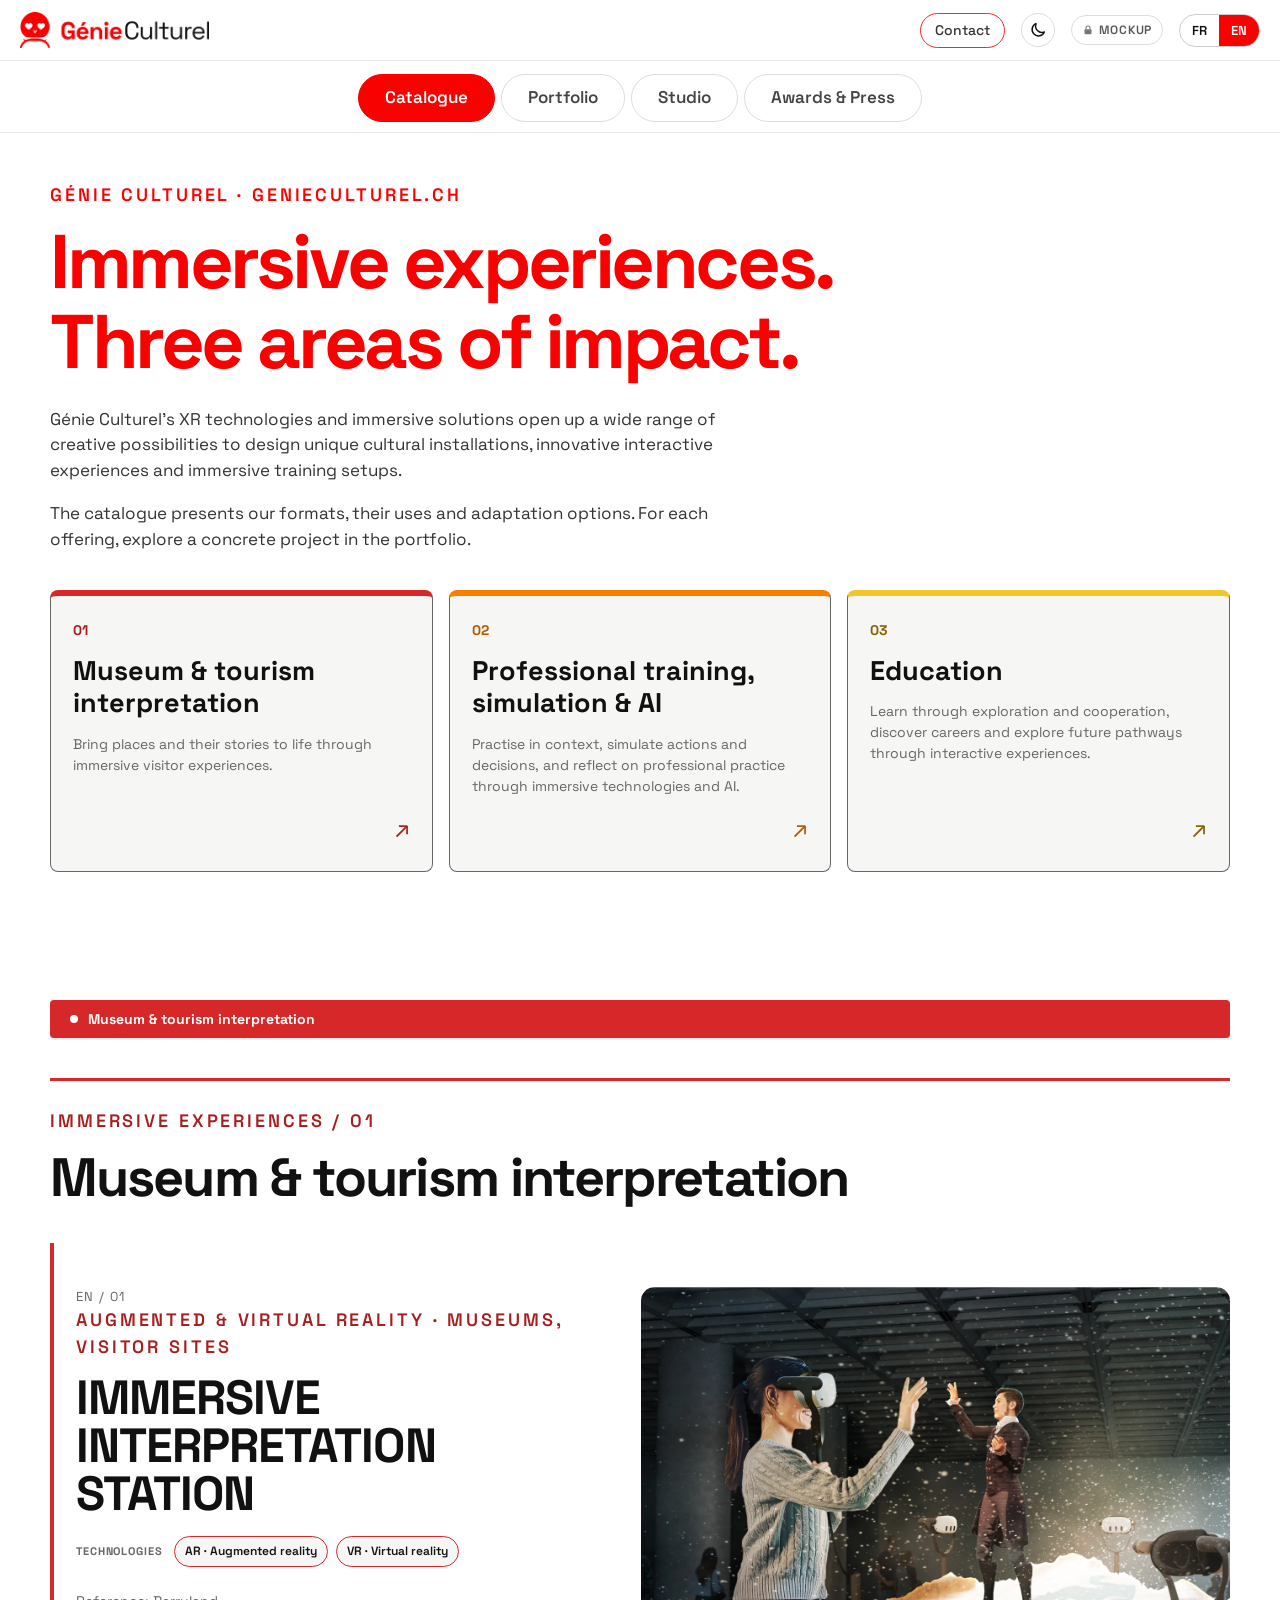
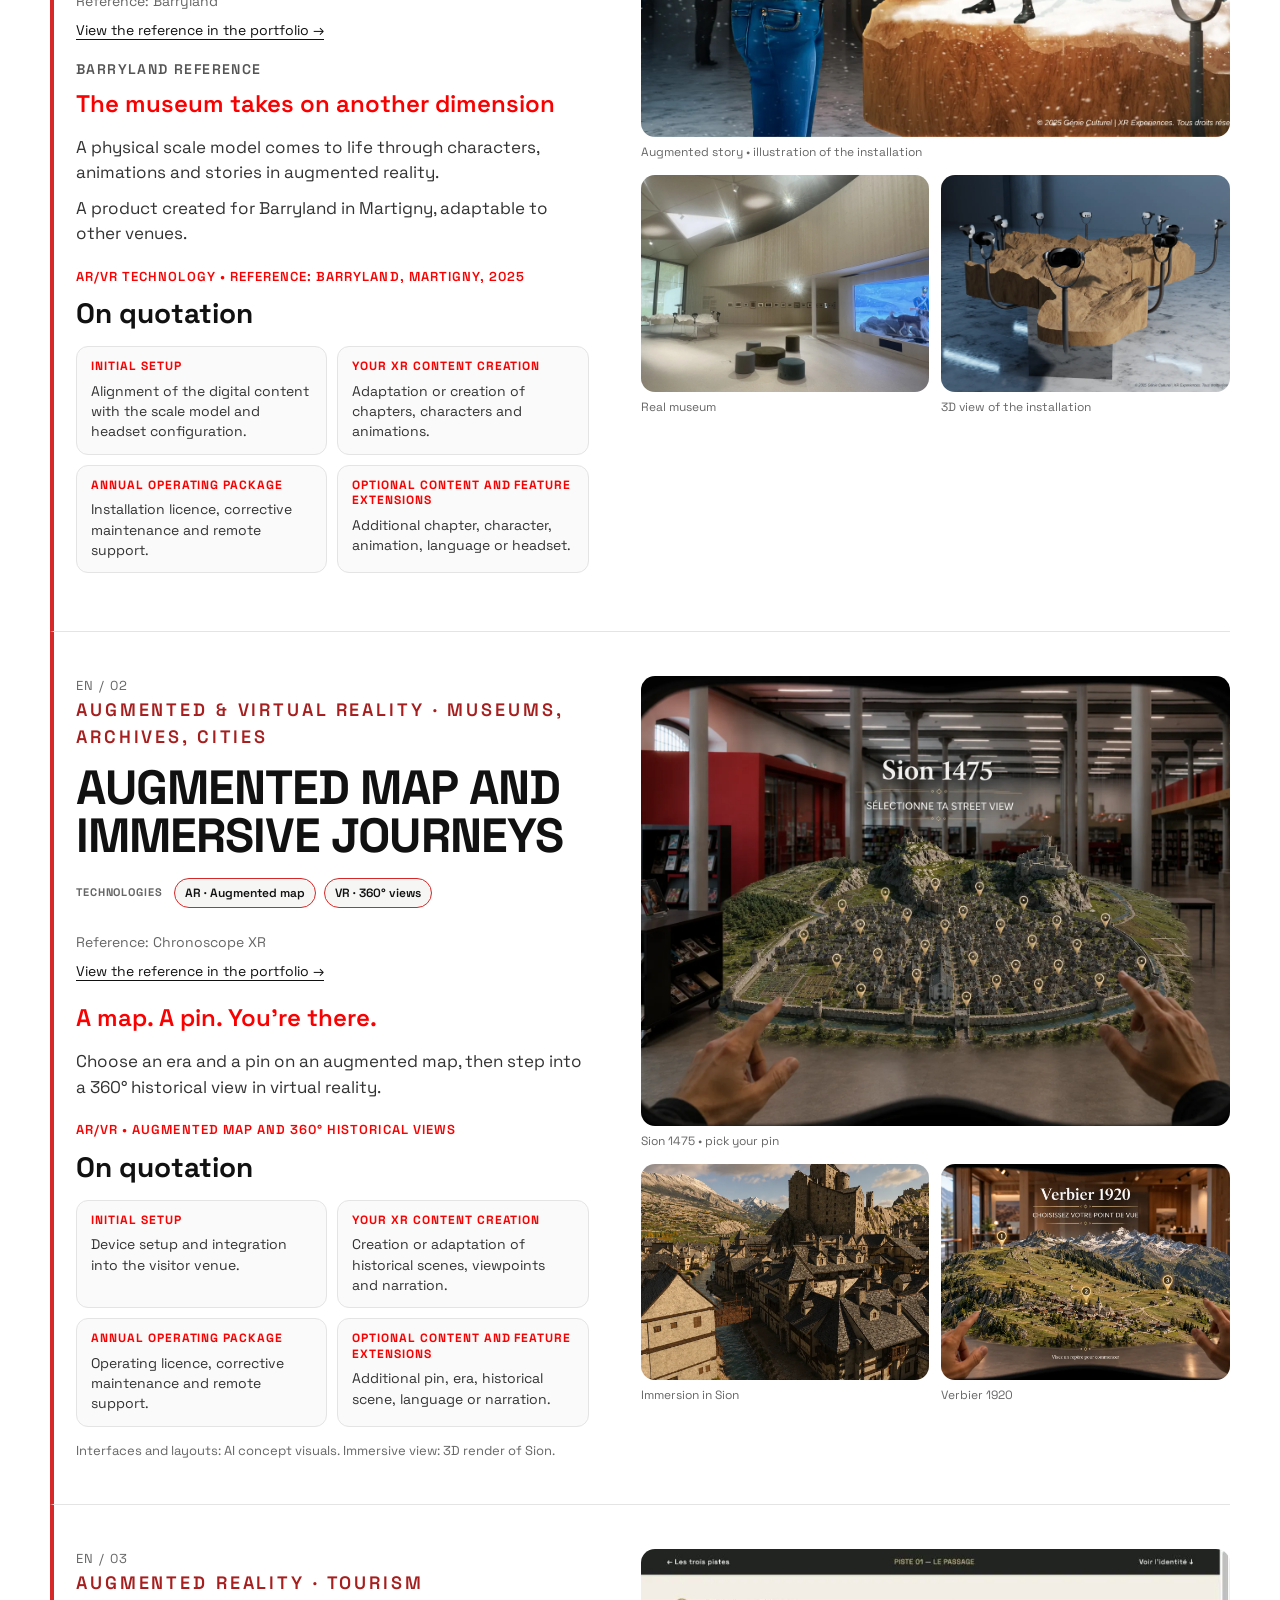
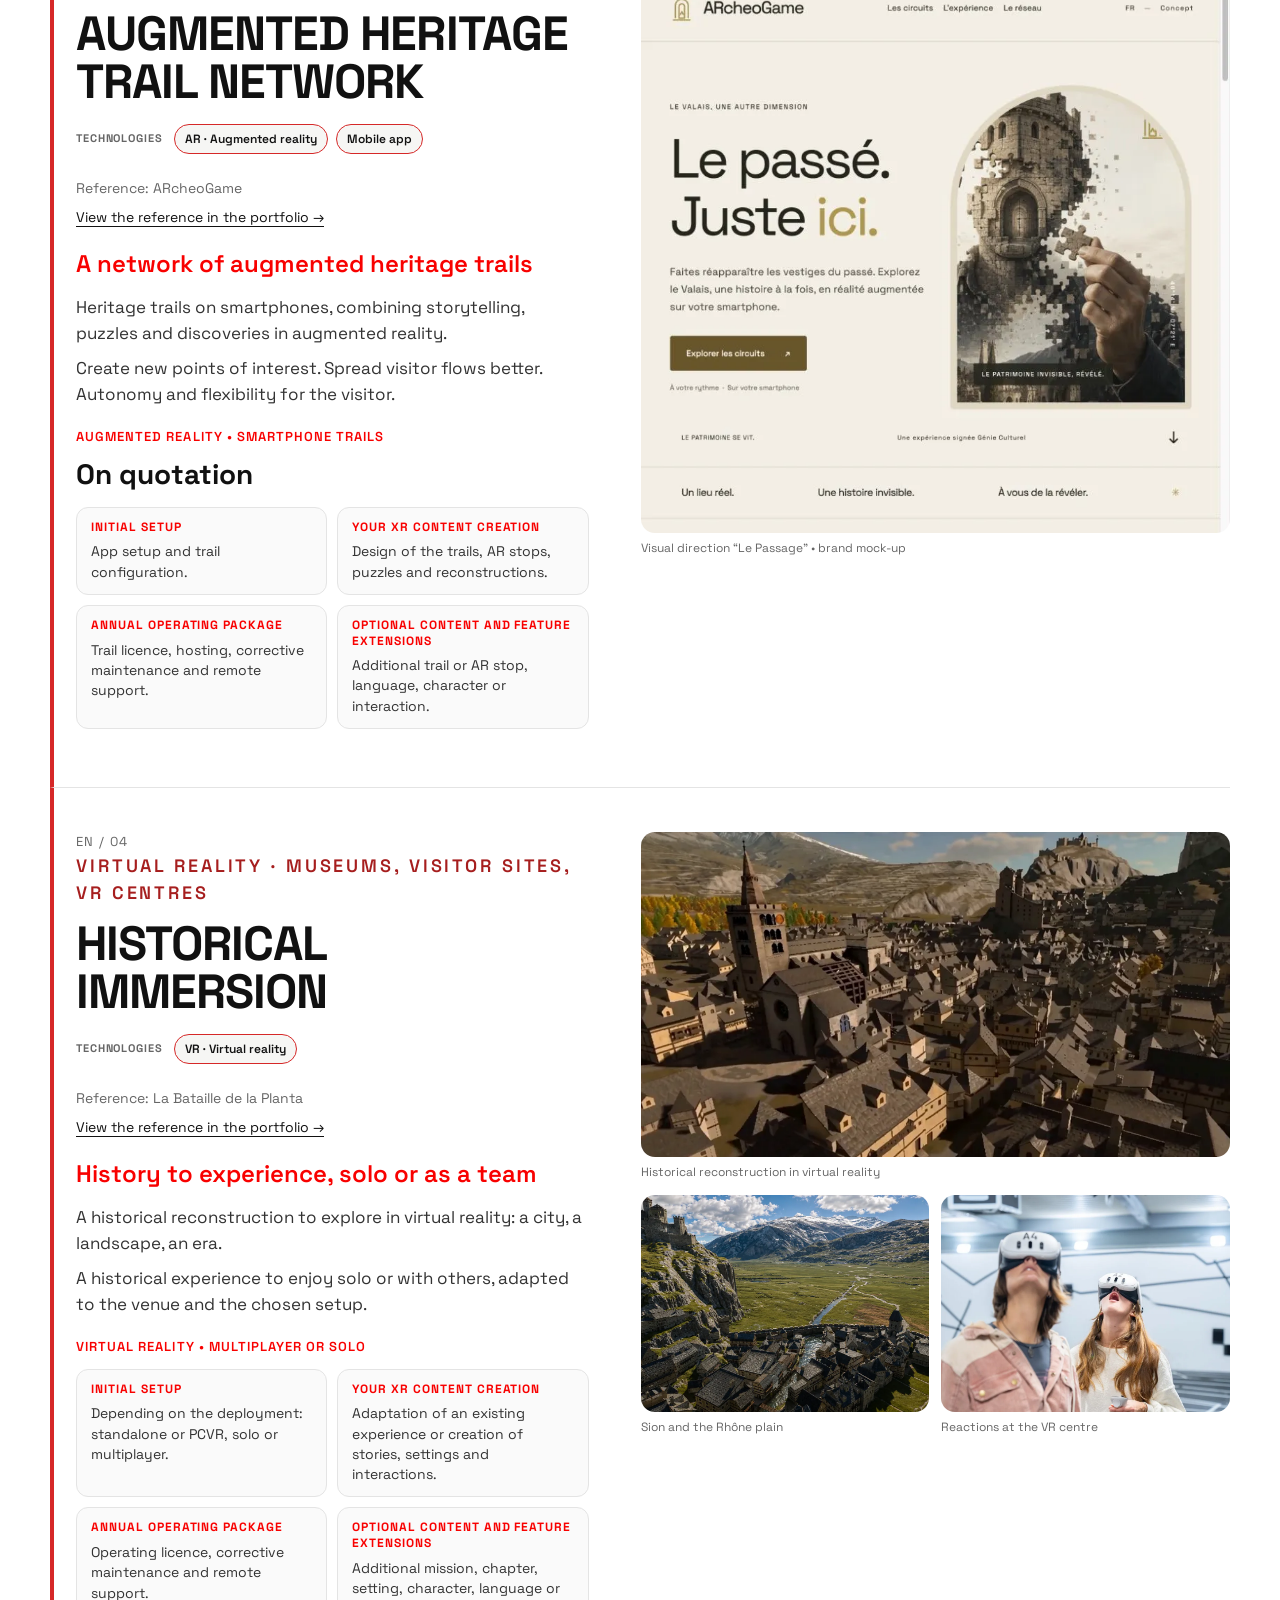
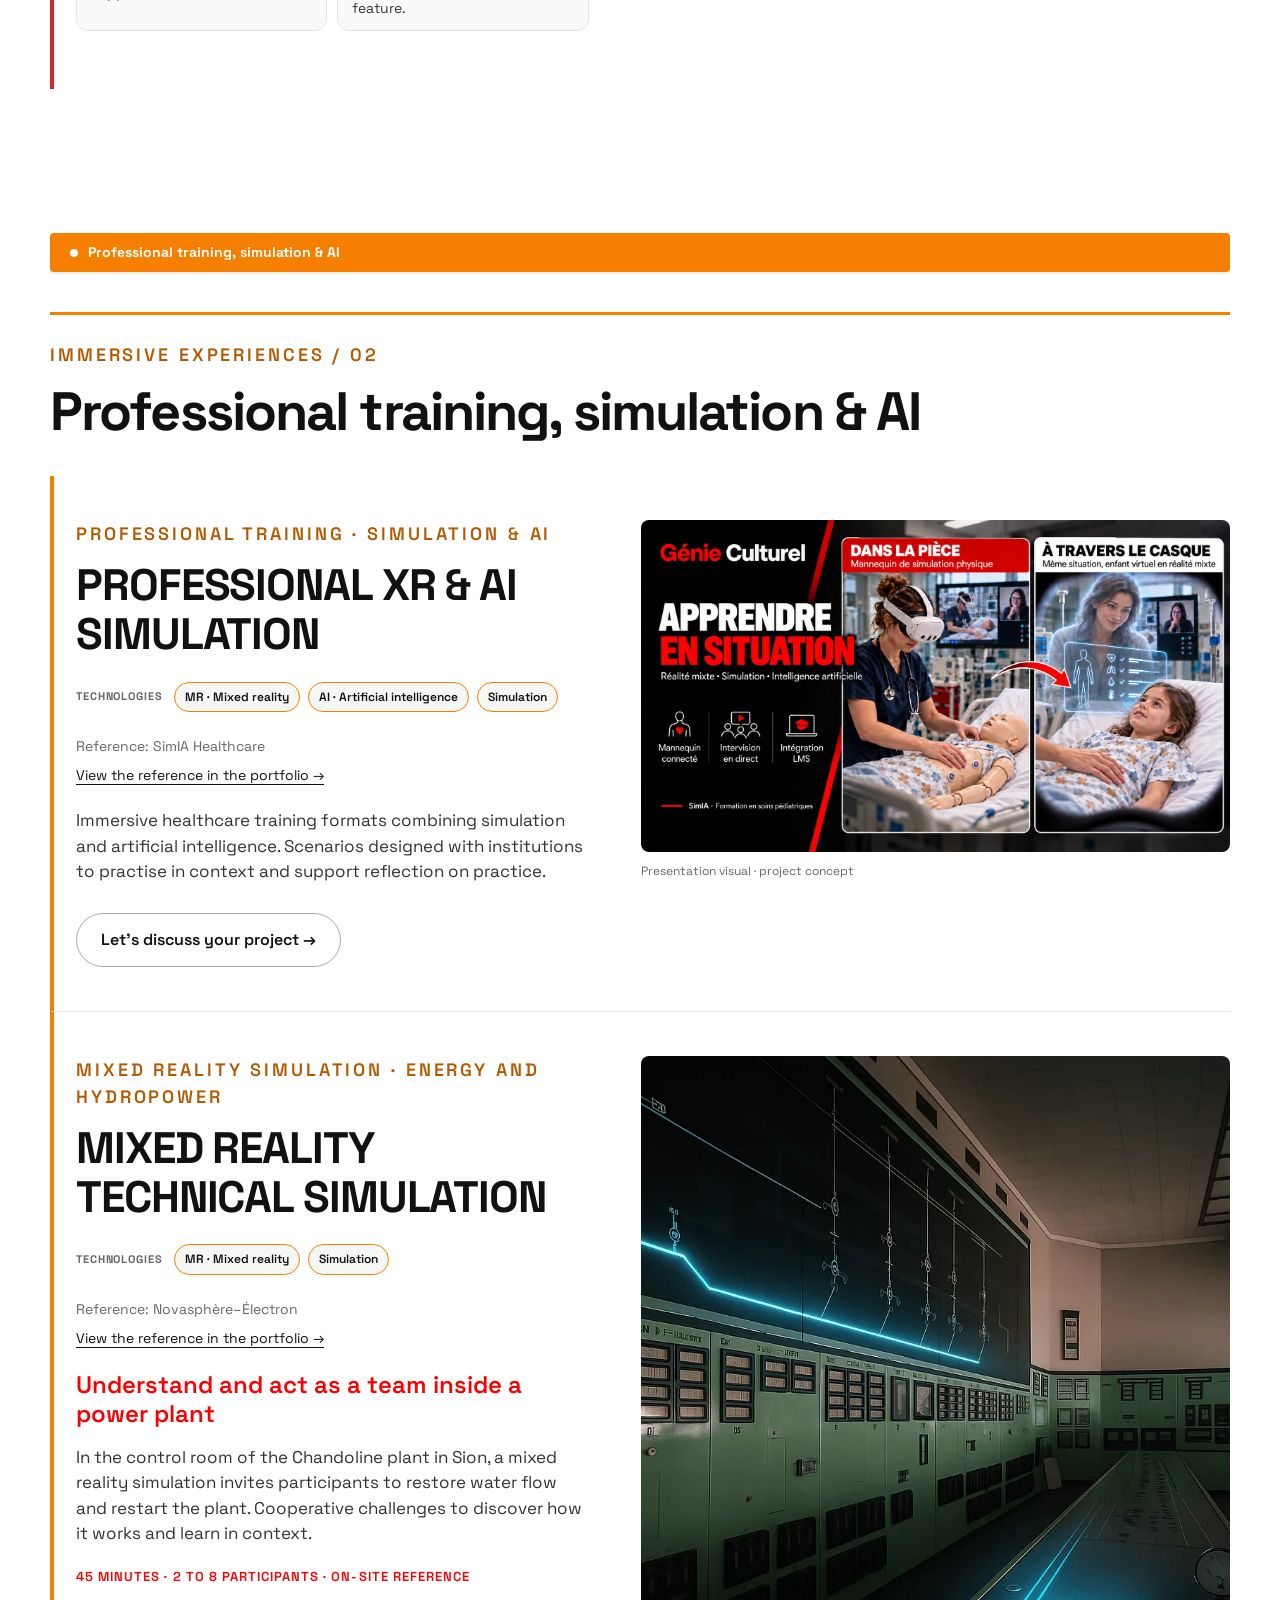
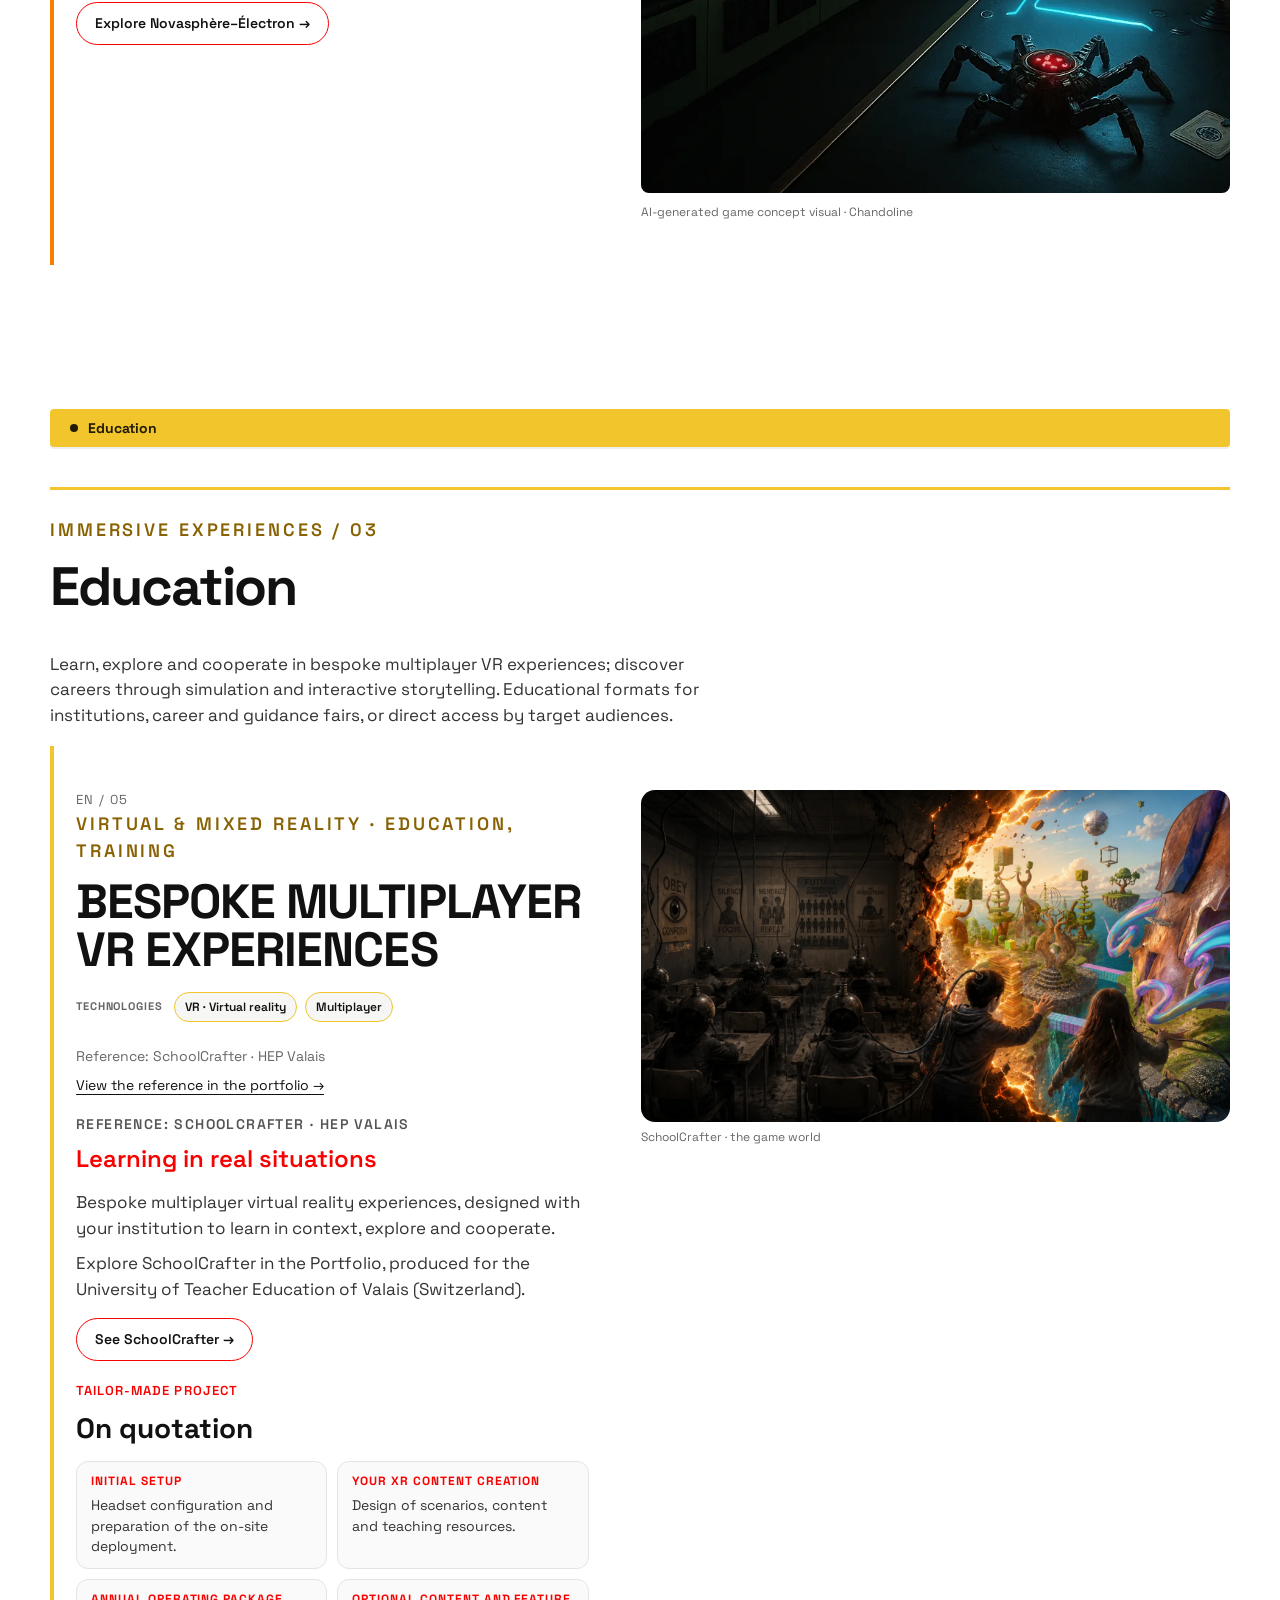
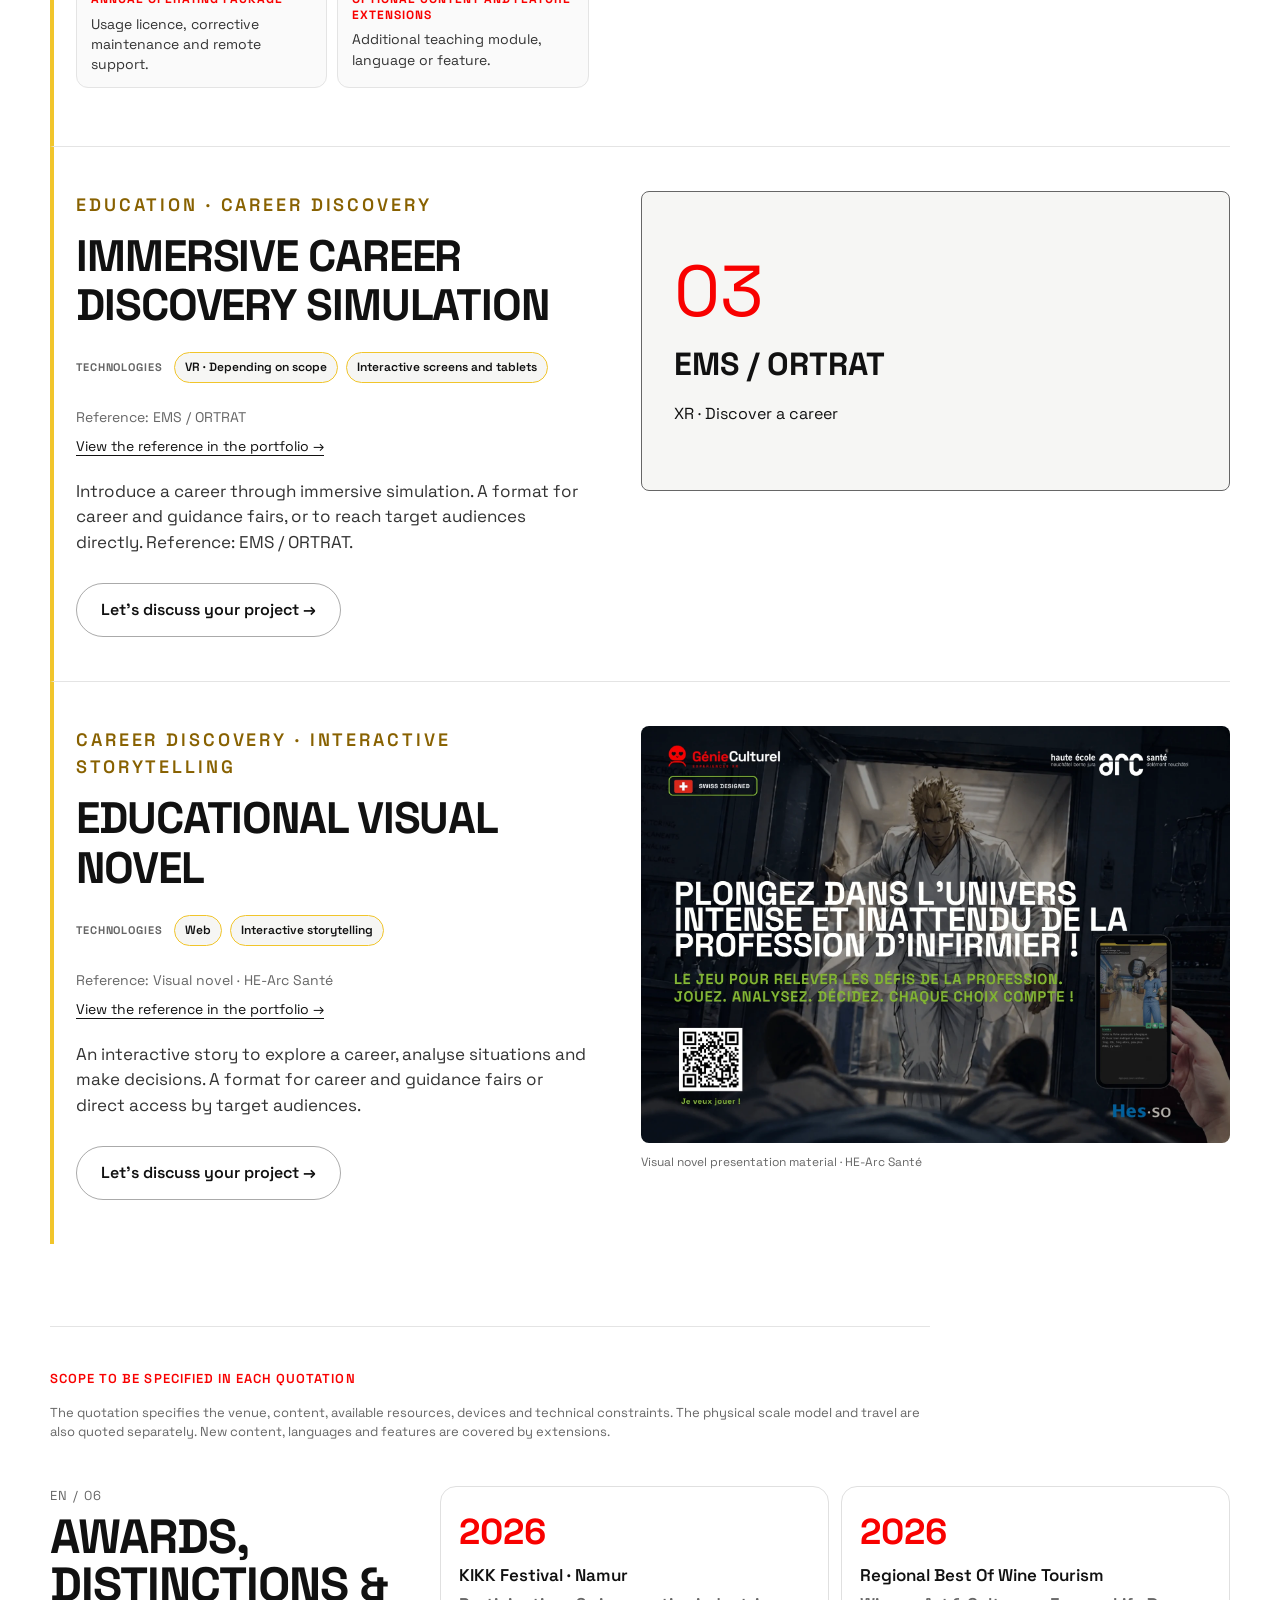
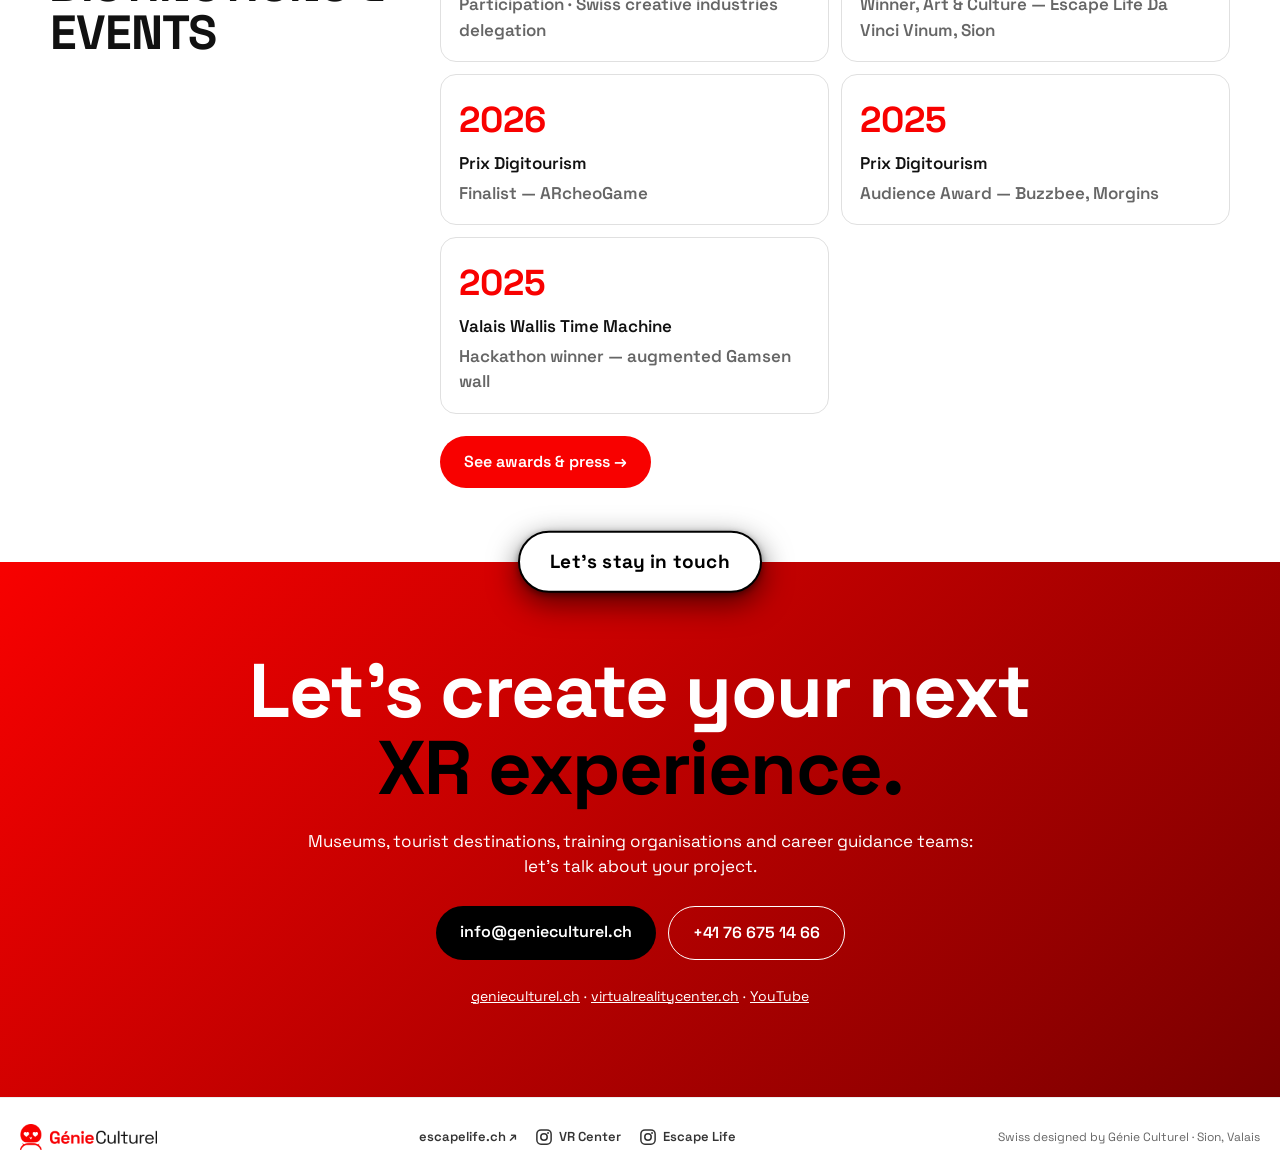
<file: index.html>
<!doctype html>
<html lang="fr" data-lang="fr" data-theme="light">
<head>
<meta charset="utf-8">
<meta name="viewport" content="width=device-width,initial-scale=1,viewport-fit=cover">
<meta name="robots" content="noindex,nofollow">
<title>Génie Culturel — XR Experiences · Portfolio</title>
<meta name="description" content="Génie Culturel : dispositifs immersifs de médiation muséale et touristique, de formation professionnelle, simulation et IA, et d’éducation.">
<link rel="icon" href="favicon.ico" sizes="any">
<link rel="icon" type="image/png" sizes="32x32" href="assets/img/favicon-32.png">
<link rel="icon" type="image/png" sizes="512x512" href="assets/img/icon-512.png">
<link rel="apple-touch-icon" sizes="180x180" href="assets/img/apple-touch-icon.png">
<link rel="preload" href="assets/fonts/SpaceGrotesk-VariableFont_wght.ttf" as="font" type="font/ttf" crossorigin>
<meta name="color-scheme" content="light dark"><script>(function(){var d=document.documentElement,t=null;try{t=new URLSearchParams(location.search).get("theme");if(t==="light"||t==="dark")localStorage.setItem("gc-theme",t);t=localStorage.getItem("gc-theme")}catch(e){}d.setAttribute("data-theme",t==="dark"?"dark":"light")})()</script>
<link rel="stylesheet" href="style.css?v=60">
</head>
<body>
<header class="top">
  <a href="#top" class="logo"><img class="logo-w" src="assets/img/logo-gc-white.png" alt="Génie Culturel — Expériences XR"><img class="logo-d" src="assets/img/logo-gc-dark.png" alt="Génie Culturel — Expériences XR"></a>
  <nav>
    <a href="#contact" class="nav-cta"><span lang="fr">Contact</span><span lang="en">Contact</span></a>
  </nav>
  <button type="button" class="theme-t" aria-label="Thème clair / sombre · Light / dark theme" title="Thème clair / sombre"><svg class="ic-sun" viewBox="0 0 24 24" width="18" height="18" aria-hidden="true"><circle cx="12" cy="12" r="4.2" fill="none" stroke="currentColor" stroke-width="2"/><path d="M12 2v2.5M12 19.5V22M2 12h2.5M19.5 12H22M4.9 4.9l1.8 1.8M17.3 17.3l1.8 1.8M4.9 19.1l1.8-1.8M17.3 6.7l1.8-1.8" stroke="currentColor" stroke-width="2" stroke-linecap="round"/></svg><svg class="ic-moon" viewBox="0 0 24 24" width="18" height="18" aria-hidden="true"><path d="M20.5 14.6A8.5 8.5 0 0 1 9.4 3.5a8.5 8.5 0 1 0 11.1 11.1z" fill="none" stroke="currentColor" stroke-width="2" stroke-linejoin="round"/></svg></button>
  <a class="mk-link" href="chez-vous/index.html"><svg class="ic-lock" viewBox="0 0 24 24" width="12" height="12" aria-hidden="true"><rect x="5" y="10.5" width="14" height="10" rx="2" fill="currentColor"/><path d="M8 10.5V8a4 4 0 0 1 8 0v2.5" fill="none" stroke="currentColor" stroke-width="2.2"/></svg><span>Mockup</span></a>
  <div class="lang" role="group" aria-label="Language"><button data-set="fr">FR</button><button data-set="en">EN</button></div>
</header>

<main id="top">
<div id="tabs-anchor"></div><nav class="tabbar" role="tablist" aria-label="Sections"><a href="#catalogue" role="tab" data-tab="catalogue"><span lang="fr">Catalogue</span><span lang="en">Catalogue</span></a><a href="#portfolio" role="tab" data-tab="portfolio"><span lang="fr">Portfolio</span><span lang="en">Portfolio</span></a><a href="#studio" role="tab" data-tab="studio"><span lang="fr">Studio</span><span lang="en">Studio</span></a><a href="#distinctions" role="tab" data-tab="distinctions"><span lang="fr">Distinctions & Presse</span><span lang="en">Awards & Press</span></a></nav>
<div class="tabpanel" id="catalogue" role="tabpanel">
<!-- CATALOGUE -->
<section class="catalogue" id="cat-top">
  <div class="wrap">
    <p class="tag">Génie Culturel · genieculturel.ch</p>
    <h1 class="catalogue-title"><span lang="fr">Des dispositifs immersifs.<br><em>Trois champs d’action.</em></span><span lang="en">Immersive experiences.<br><em>Three areas of impact.</em></span></h1>
    <p class="exp cv-intro"><span lang="fr">Les technologies XR et les solutions immersives de Génie Culturel offrent un éventail de possibilités créatives pour concevoir des installations culturelles uniques, des expériences interactives innovantes et des dispositifs de formation immersifs.</span><span lang="en">Génie Culturel’s XR technologies and immersive solutions open up a wide range of creative possibilities to design unique cultural installations, innovative interactive experiences and immersive training setups.</span></p>
    <p class="exp catalogue-purpose"><span lang="fr">Le catalogue présente nos dispositifs, leurs usages et leurs possibilités d’adaptation. Pour chaque offre, découvrez une référence concrète dans le portfolio.</span><span lang="en">The catalogue presents our formats, their uses and adaptation options. For each offering, explore a concrete project in the portfolio.</span></p><nav class="category-nav" aria-label="Catégories du catalogue"><a data-activity="mediation" href="#cat-mediation"><span class="category-number">01</span><strong><span lang="fr">Médiation muséale et touristique</span><span lang="en">Museum & tourism interpretation</span></strong><small><span lang="fr">Faire découvrir un lieu, transmettre son histoire et enrichir la visite grâce à des expériences immersives.</span><span lang="en">Bring places and their stories to life through immersive visitor experiences.</span></small><span aria-hidden="true">↗</span></a><a data-activity="formation" href="#cat-formation"><span class="category-number">02</span><strong><span lang="fr">Formation professionnelle, simulation & IA</span><span lang="en">Professional training, simulation & AI</span></strong><small><span lang="fr">S’exercer en situation, simuler des gestes et des décisions, puis analyser sa pratique grâce aux technologies immersives et à l’IA.</span><span lang="en">Practise in context, simulate actions and decisions, and reflect on professional practice through immersive technologies and AI.</span></small><span aria-hidden="true">↗</span></a><a data-activity="education" href="#cat-metiers"><span class="category-number">03</span><strong><span lang="fr">Éducation</span><span lang="en">Education</span></strong><small><span lang="fr">Apprendre en explorant et en coopérant, découvrir des métiers et se projeter dans son orientation grâce à des expériences interactives.</span><span lang="en">Learn through exploration and cooperation, discover careers and explore future pathways through interactive experiences.</span></small><span aria-hidden="true">↗</span></a></nav><section class="activity-group" data-activity="mediation" aria-label="Médiation muséale et touristique"><div class="activity-ribbon"><span class="activity-dot" aria-hidden="true"></span><span lang="fr">Médiation muséale et touristique</span><span lang="en">Museum & tourism interpretation</span></div><header class="category-heading" data-activity="mediation" id="cat-mediation"><p class="tag"><span lang="fr">Dispositifs immersifs</span><span lang="en">Immersive experiences</span> / 01</p><h2><span lang="fr">Médiation muséale et touristique</span><span lang="en">Museum & tourism interpretation</span></h2></header>
    <article class="cat-sheet" id="cat-barryland">
      <div class="cat-txt">
        <p class="cat-n"><span lang="fr">FR</span><span lang="en">EN</span> / 01</p>
        <p class="tag cat-tag" style="--c:#F80100"><span lang="fr">Réalité augmentée & virtuelle · Musées, lieux de visite</span><span lang="en">Augmented & virtual reality · Museums, visitor sites</span></p>
        <h3><span lang="fr">BORNE DE MÉDIATION IMMERSIVE</span><span lang="en">IMMERSIVE INTERPRETATION STATION</span></h3><div class="tech-badges" role="group" aria-label="Technologies / Technologies"><span class="tech-label"><span lang="fr">Technologies</span><span lang="en">Technologies</span></span><span class="tech-badge"><span lang="fr">RA · Réalité augmentée</span><span lang="en">AR · Augmented reality</span></span><span class="tech-badge"><span lang="fr">VR · Réalité virtuelle</span><span lang="en">VR · Virtual reality</span></span></div><p class="catalogue-reference"><span lang="fr">Référence : </span><span lang="en">Reference: </span>Barryland<br><a href="#barryland"><span lang="fr">Voir la référence dans le portfolio →</span><span lang="en">View the reference in the portfolio →</span></a></p>
        <p class="cat-ref"><span lang="fr">Référence Barryland</span><span lang="en">Barryland reference</span></p>
        <p class="cat-sub"><span lang="fr">Le musée prend une autre dimension</span><span lang="en">The museum takes on another dimension</span></p>
        <p class="exp"><span lang="fr">Une maquette physique prend vie grâce aux personnages, animations et récits en réalité augmentée.</span><span lang="en">A physical scale model comes to life through characters, animations and stories in augmented reality.</span></p><p class="exp"><span lang="fr">Un produit réalisé à Barryland, à Martigny, et adaptable à d’autres lieux.</span><span lang="en">A product created for Barryland in Martigny, adaptable to other venues.</span></p>
        
        <p class="cat-label"><span lang="fr">Technologie AR/VR • Référence : Barryland, Martigny, 2025</span><span lang="en">AR/VR technology • Reference: Barryland, Martigny, 2025</span></p>
        
        <p class="cat-offer"><span lang="fr">Sur devis</span><span lang="en">On quotation</span></p>
        <div class="cat-parts"><div class="cat-part"><b><span lang="fr">Configuration (set up initial)</span><span lang="en">Initial setup</span></b><p><span lang="fr">Calage des contenus numériques sur la maquette et configuration des casques.</span><span lang="en">Alignment of the digital content with the scale model and headset configuration.</span></p></div><div class="cat-part"><b><span lang="fr">Création de vos contenus XR</span><span lang="en">Your XR content creation</span></b><p><span lang="fr">Adaptation ou création des chapitres, personnages et animations.</span><span lang="en">Adaptation or creation of chapters, characters and animations.</span></p></div><div class="cat-part"><b><span lang="fr">Forfait annuel d’exploitation</span><span lang="en">Annual operating package</span></b><p><span lang="fr">Licence du dispositif, maintenance corrective et support à distance.</span><span lang="en">Installation licence, corrective maintenance and remote support.</span></p></div><div class="cat-part"><b><span lang="fr">Extensions à la carte</span><span lang="en">Optional content and feature extensions</span></b><p><span lang="fr">Chapitre, personnage, animation, langue ou casque supplémentaire.</span><span lang="en">Additional chapter, character, animation, language or headset.</span></p></div></div>
        
      </div>
      <div class="cat-vis"><figure class="cat-main"><button class="g cat-g" data-gal="cat-barryland" data-i="0" data-src="assets/img/cat-barry-1.webp" data-fr="Récit augmenté • illustration du dispositif" data-en="Augmented story • illustration of the installation"><img loading="lazy" src="assets/img/cat-barry-1.webp" alt="Augmented story • illustration of the installation"></button><figcaption><span lang="fr">Récit augmenté • illustration du dispositif</span><span lang="en">Augmented story • illustration of the installation</span></figcaption></figure><div class="cat-sm"><figure class=""><button class="g cat-g" data-gal="cat-barryland" data-i="1" data-src="assets/img/cat-barry-2.webp" data-fr="Musée réel" data-en="Real museum"><img loading="lazy" src="assets/img/cat-barry-2.webp" alt="Real museum"></button><figcaption><span lang="fr">Musée réel</span><span lang="en">Real museum</span></figcaption></figure><figure class=""><button class="g cat-g" data-gal="cat-barryland" data-i="2" data-src="assets/img/cat-barry-3.webp" data-fr="Vue 3D du dispositif" data-en="3D view of the installation"><img loading="lazy" src="assets/img/cat-barry-3.webp" alt="3D view of the installation"></button><figcaption><span lang="fr">Vue 3D du dispositif</span><span lang="en">3D view of the installation</span></figcaption></figure></div></div>
    </article><article class="cat-sheet" id="cat-chronoscope">
      <div class="cat-txt">
        <p class="cat-n"><span lang="fr">FR</span><span lang="en">EN</span> / 02</p>
        <p class="tag cat-tag" style="--c:#F80100"><span lang="fr">Réalités augmentée & virtuelle · Musées, archives, villes</span><span lang="en">Augmented & virtual reality · Museums, archives, cities</span></p>
        <h3><span lang="fr">CARTE AUGMENTÉE ET VOYAGES IMMERSIFS</span><span lang="en">AUGMENTED MAP AND IMMERSIVE JOURNEYS</span></h3><div class="tech-badges" role="group" aria-label="Technologies / Technologies"><span class="tech-label"><span lang="fr">Technologies</span><span lang="en">Technologies</span></span><span class="tech-badge"><span lang="fr">RA · Carte augmentée</span><span lang="en">AR · Augmented map</span></span><span class="tech-badge"><span lang="fr">VR · Vues à 360°</span><span lang="en">VR · 360° views</span></span></div><p class="catalogue-reference"><span lang="fr">Référence : </span><span lang="en">Reference: </span>Chronoscope XR<br><a href="#chronoscope"><span lang="fr">Voir la référence dans le portfolio →</span><span lang="en">View the reference in the portfolio →</span></a></p>
        
        <p class="cat-sub"><span lang="fr">Une carte. Un pin. Vous y êtes.</span><span lang="en">A map. A pin. You’re there.</span></p>
        <p class="exp"><span lang="fr">Choisissez une époque et un pin sur une carte augmentée, puis entrez dans une vue historique en réalité virtuelle à 360°.</span><span lang="en">Choose an era and a pin on an augmented map, then step into a 360° historical view in virtual reality.</span></p>
        
        <p class="cat-label"><span lang="fr">AR/VR • Carte augmentée et vues historiques à 360°</span><span lang="en">AR/VR • Augmented map and 360° historical views</span></p>
        
        <p class="cat-offer"><span lang="fr">Sur devis</span><span lang="en">On quotation</span></p>
        <div class="cat-parts"><div class="cat-part"><b><span lang="fr">Configuration (set up initial)</span><span lang="en">Initial setup</span></b><p><span lang="fr">Paramétrage des dispositifs et intégration dans le lieu de visite.</span><span lang="en">Device setup and integration into the visitor venue.</span></p></div><div class="cat-part"><b><span lang="fr">Création de vos contenus XR</span><span lang="en">Your XR content creation</span></b><p><span lang="fr">Création ou adaptation des scènes historiques, points de vue et narrations.</span><span lang="en">Creation or adaptation of historical scenes, viewpoints and narration.</span></p></div><div class="cat-part"><b><span lang="fr">Forfait annuel d’exploitation</span><span lang="en">Annual operating package</span></b><p><span lang="fr">Licence d’exploitation, maintenance corrective et support à distance.</span><span lang="en">Operating licence, corrective maintenance and remote support.</span></p></div><div class="cat-part"><b><span lang="fr">Extensions à la carte</span><span lang="en">Optional content and feature extensions</span></b><p><span lang="fr">Pin, époque, scène historique, langue ou narration supplémentaire.</span><span lang="en">Additional pin, era, historical scene, language or narration.</span></p></div></div>
        <p class="cv-small"><span lang="fr">Interfaces et implantations : intentions IA. Vue immersive : rendu 3D de Sion.</span><span lang="en">Interfaces and layouts: AI concept visuals. Immersive view: 3D render of Sion.</span></p>
      </div>
      <div class="cat-vis"><figure class="cat-main"><button class="g cat-g" data-gal="cat-chronoscope" data-i="0" data-src="assets/img/cat-chrono-1.webp" data-fr="Sion 1475 • choisir son pin" data-en="Sion 1475 • pick your pin"><img loading="lazy" src="assets/img/cat-chrono-1.webp" alt="Sion 1475 • pick your pin"></button><figcaption><span lang="fr">Sion 1475 • choisir son pin</span><span lang="en">Sion 1475 • pick your pin</span></figcaption></figure><div class="cat-sm"><figure class=""><button class="g cat-g" data-gal="cat-chronoscope" data-i="1" data-src="assets/img/cat-chrono-2.webp" data-fr="Immersion Sion" data-en="Immersion in Sion"><img loading="lazy" src="assets/img/cat-chrono-2.webp" alt="Immersion in Sion"></button><figcaption><span lang="fr">Immersion Sion</span><span lang="en">Immersion in Sion</span></figcaption></figure><figure class=""><button class="g cat-g" data-gal="cat-chronoscope" data-i="2" data-src="assets/img/cat-chrono-3.webp" data-fr="Verbier 1920" data-en="Verbier 1920"><img loading="lazy" src="assets/img/cat-chrono-3.webp" alt="Verbier 1920"></button><figcaption><span lang="fr">Verbier 1920</span><span lang="en">Verbier 1920</span></figcaption></figure></div></div>
    </article><article class="cat-sheet" id="cat-archeogame">
      <div class="cat-txt">
        <p class="cat-n"><span lang="fr">FR</span><span lang="en">EN</span> / 03</p>
        <p class="tag cat-tag" style="--c:#F80100"><span lang="fr">Réalité augmentée · Tourisme</span><span lang="en">Augmented reality · Tourism</span></p>
        <h3><span lang="fr">RÉSEAU DE CIRCUITS DU PATRIMOINE AUGMENTÉ</span><span lang="en">AUGMENTED HERITAGE TRAIL NETWORK</span></h3><div class="tech-badges" role="group" aria-label="Technologies / Technologies"><span class="tech-label"><span lang="fr">Technologies</span><span lang="en">Technologies</span></span><span class="tech-badge"><span lang="fr">RA · Réalité augmentée</span><span lang="en">AR · Augmented reality</span></span><span class="tech-badge"><span lang="fr">Application mobile</span><span lang="en">Mobile app</span></span></div><p class="catalogue-reference"><span lang="fr">Référence : </span><span lang="en">Reference: </span>ARcheoGame<br><a href="#archeo"><span lang="fr">Voir la référence dans le portfolio →</span><span lang="en">View the reference in the portfolio →</span></a></p>
        
        <p class="cat-sub"><span lang="fr">Un réseau de circuits du patrimoine augmenté</span><span lang="en">A network of augmented heritage trails</span></p>
        <p class="exp"><span lang="fr">Des parcours patrimoniaux sur smartphone, associant récit, énigmes et découvertes en réalité augmentée.</span><span lang="en">Heritage trails on smartphones, combining storytelling, puzzles and discoveries in augmented reality.</span></p><p class="exp"><span lang="fr">Créer de nouveaux points d’intérêt. Mieux répartir les visites. Autonomie et flexibilité pour le visiteur.</span><span lang="en">Create new points of interest. Spread visitor flows better. Autonomy and flexibility for the visitor.</span></p>
        
        <p class="cat-label"><span lang="fr">Réalité augmentée • Circuits sur smartphone</span><span lang="en">Augmented reality • Smartphone trails</span></p>
        
        <p class="cat-offer"><span lang="fr">Sur devis</span><span lang="en">On quotation</span></p>
        <div class="cat-parts"><div class="cat-part"><b><span lang="fr">Configuration (set up initial)</span><span lang="en">Initial setup</span></b><p><span lang="fr">Mise en place de l’application et configuration des circuits.</span><span lang="en">App setup and trail configuration.</span></p></div><div class="cat-part"><b><span lang="fr">Création de vos contenus XR</span><span lang="en">Your XR content creation</span></b><p><span lang="fr">Conception des parcours, étapes RA, énigmes et reconstitutions.</span><span lang="en">Design of the trails, AR stops, puzzles and reconstructions.</span></p></div><div class="cat-part"><b><span lang="fr">Forfait annuel d’exploitation</span><span lang="en">Annual operating package</span></b><p><span lang="fr">Licence des circuits, hébergement, maintenance corrective et support à distance.</span><span lang="en">Trail licence, hosting, corrective maintenance and remote support.</span></p></div><div class="cat-part"><b><span lang="fr">Extensions à la carte</span><span lang="en">Optional content and feature extensions</span></b><p><span lang="fr">Circuit ou étape RA supplémentaire, langue, personnage ou interaction.</span><span lang="en">Additional trail or AR stop, language, character or interaction.</span></p></div></div>
        
      </div>
      <div class="cat-vis"><figure class="cat-main"><button class="g cat-g" data-gal="cat-archeogame" data-i="0" data-src="assets/img/cat-archeo.webp" data-fr="Direction visuelle « Le Passage » • maquette de marque" data-en="Visual direction “Le Passage” • brand mock-up"><img loading="lazy" src="assets/img/cat-archeo.webp" alt="Visual direction “Le Passage” • brand mock-up"></button><figcaption><span lang="fr">Direction visuelle « Le Passage » • maquette de marque</span><span lang="en">Visual direction “Le Passage” • brand mock-up</span></figcaption></figure></div>
    </article><article class="cat-sheet" id="cat-immersion">
      <div class="cat-txt">
        <p class="cat-n"><span lang="fr">FR</span><span lang="en">EN</span> / 04</p>
        <p class="tag cat-tag" style="--c:#F80100"><span lang="fr">Réalité virtuelle · Musées, lieux de visite, centres VR</span><span lang="en">Virtual reality · Museums, visitor sites, VR centres</span></p>
        <h3><span lang="fr">IMMERSION HISTORIQUE</span><span lang="en">HISTORICAL IMMERSION</span></h3><div class="tech-badges" role="group" aria-label="Technologies / Technologies"><span class="tech-label"><span lang="fr">Technologies</span><span lang="en">Technologies</span></span><span class="tech-badge"><span lang="fr">VR · Réalité virtuelle</span><span lang="en">VR · Virtual reality</span></span></div><p class="catalogue-reference"><span lang="fr">Référence : </span><span lang="en">Reference: </span>La Bataille de la Planta<br><a href="#planta"><span lang="fr">Voir la référence dans le portfolio →</span><span lang="en">View the reference in the portfolio →</span></a></p>
        
        <p class="cat-sub"><span lang="fr">L’histoire à vivre, seul ou en équipe</span><span lang="en">History to experience, solo or as a team</span></p>
        <p class="exp"><span lang="fr">Une reconstitution historique à explorer en réalité virtuelle : une cité, un paysage, une époque.</span><span lang="en">A historical reconstruction to explore in virtual reality: a city, a landscape, an era.</span></p><p class="exp"><span lang="fr">Une expérience historique à vivre seul ou à plusieurs, adaptée au lieu et au dispositif choisi.</span><span lang="en">A historical experience to enjoy solo or with others, adapted to the venue and the chosen setup.</span></p>
        
        <p class="cat-label"><span lang="fr">Réalité virtuelle • Multijoueur ou solo</span><span lang="en">Virtual reality • Multiplayer or solo</span></p>
        
        
        <div class="cat-parts"><div class="cat-part"><b><span lang="fr">Configuration (set up initial)</span><span lang="en">Initial setup</span></b><p><span lang="fr">Selon le déploiement : standalone ou PCVR, solo ou multijoueur.</span><span lang="en">Depending on the deployment: standalone or PCVR, solo or multiplayer.</span></p></div><div class="cat-part"><b><span lang="fr">Création de vos contenus XR</span><span lang="en">Your XR content creation</span></b><p><span lang="fr">Adaptation d’une expérience existante ou création des récits, décors et interactions.</span><span lang="en">Adaptation of an existing experience or creation of stories, settings and interactions.</span></p></div><div class="cat-part"><b><span lang="fr">Forfait annuel d’exploitation</span><span lang="en">Annual operating package</span></b><p><span lang="fr">Licence d’exploitation, maintenance corrective et support à distance.</span><span lang="en">Operating licence, corrective maintenance and remote support.</span></p></div><div class="cat-part"><b><span lang="fr">Extensions à la carte</span><span lang="en">Optional content and feature extensions</span></b><p><span lang="fr">Mission, chapitre, décor, personnage, langue ou fonctionnalité supplémentaire.</span><span lang="en">Additional mission, chapter, setting, character, language or feature.</span></p></div></div>
        
      </div>
      <div class="cat-vis"><figure class="cat-main"><button class="g cat-g" data-gal="cat-immersion" data-i="0" data-src="assets/img/cat-immersion-ville.webp" data-fr="Reconstitution historique en réalité virtuelle" data-en="Historical reconstruction in virtual reality"><img loading="lazy" src="assets/img/cat-immersion-ville.webp" alt="Historical reconstruction in virtual reality"></button><figcaption><span lang="fr">Reconstitution historique en réalité virtuelle</span><span lang="en">Historical reconstruction in virtual reality</span></figcaption></figure><div class="cat-sm"><figure class=""><button class="g cat-g" data-gal="cat-immersion" data-i="1" data-src="assets/img/cat-planta-1.webp" data-fr="Sion et plaine du Rhône" data-en="Sion and the Rhône plain"><img loading="lazy" src="assets/img/cat-planta-1.webp" alt="Sion and the Rhône plain"></button><figcaption><span lang="fr">Sion et plaine du Rhône</span><span lang="en">Sion and the Rhône plain</span></figcaption></figure><figure class=""><button class="g cat-g" data-gal="cat-immersion" data-i="2" data-src="assets/img/cat-planta-2.webp" data-fr="Réactions au centre VR" data-en="Reactions at the VR centre"><img loading="lazy" src="assets/img/cat-planta-2.webp" alt="Reactions at the VR centre"></button><figcaption><span lang="fr">Réactions au centre VR</span><span lang="en">Reactions at the VR centre</span></figcaption></figure></div></div>
    </article></section><section class="activity-group" data-activity="formation" aria-label="Formation professionnelle, simulation & IA"><div class="activity-ribbon"><span class="activity-dot" aria-hidden="true"></span><span lang="fr">Formation professionnelle, simulation & IA</span><span lang="en">Professional training, simulation & AI</span></div><header class="category-heading" data-activity="formation" id="cat-formation"><p class="tag"><span lang="fr">Dispositifs immersifs</span><span lang="en">Immersive experiences</span> / 02</p><h2><span lang="fr">Formation professionnelle, simulation & IA</span><span lang="en">Professional training, simulation & AI</span></h2></header><article class="cat-sheet project-sheet" id="cat-simia"><div class="cat-txt"><p class="tag"><span lang="fr">Formation professionnelle · Simulation & IA</span><span lang="en">Professional training · Simulation & AI</span></p><h3><span lang="fr">SIMULATION PROFESSIONNELLE XR & IA</span><span lang="en">PROFESSIONAL XR & AI SIMULATION</span></h3><div class="tech-badges" role="group" aria-label="Technologies / Technologies"><span class="tech-label"><span lang="fr">Technologies</span><span lang="en">Technologies</span></span><span class="tech-badge"><span lang="fr">RM · Réalité mixte</span><span lang="en">MR · Mixed reality</span></span><span class="tech-badge"><span lang="fr">IA · Intelligence artificielle</span><span lang="en">AI · Artificial intelligence</span></span><span class="tech-badge"><span lang="fr">Simulation</span><span lang="en">Simulation</span></span></div><p class="catalogue-reference"><span lang="fr">Référence : </span><span lang="en">Reference: </span>SimIA Healthcare<br><a href="#simia-healthcare"><span lang="fr">Voir la référence dans le portfolio →</span><span lang="en">View the reference in the portfolio →</span></a></p><p class="exp"><span lang="fr">Des dispositifs immersifs pour la formation professionnelle en santé, associant simulation et intelligence artificielle. Des scénarios conçus avec les institutions pour s’exercer en situation et accompagner l’analyse de la pratique.</span><span lang="en">Immersive healthcare training formats combining simulation and artificial intelligence. Scenarios designed with institutions to practise in context and support reflection on practice.</span></p><a class="btn ghost" href="#contact"><span lang="fr">Parlons de votre projet →</span><span lang="en">Let’s discuss your project →</span></a></div><figure class="project-visual"><img loading="lazy" src="assets/img/simia-healthcare.webp?v=20261026-ra" alt="SimIA Healthcare"><figcaption><span lang="fr">Visuel de présentation · intention du projet</span><span lang="en">Presentation visual · project concept</span></figcaption></figure></article><article class="cat-sheet project-sheet" id="cat-novasphere"><div class="cat-txt"><p class="tag"><span lang="fr">Simulation en réalité mixte · Énergie et hydroélectricité</span><span lang="en">Mixed reality simulation · Energy and hydropower</span></p><h3><span lang="fr">SIMULATION TECHNIQUE EN RÉALITÉ MIXTE</span><span lang="en">MIXED REALITY TECHNICAL SIMULATION</span></h3><div class="tech-badges" role="group" aria-label="Technologies / Technologies"><span class="tech-label"><span lang="fr">Technologies</span><span lang="en">Technologies</span></span><span class="tech-badge"><span lang="fr">RM · Réalité mixte</span><span lang="en">MR · Mixed reality</span></span><span class="tech-badge"><span lang="fr">Simulation</span><span lang="en">Simulation</span></span></div><p class="catalogue-reference"><span lang="fr">Référence : </span><span lang="en">Reference: </span>Novasphère–Électron<br><a href="#novasphere"><span lang="fr">Voir la référence dans le portfolio →</span><span lang="en">View the reference in the portfolio →</span></a></p><p class="cat-sub"><span lang="fr">Comprendre et agir en équipe dans une centrale</span><span lang="en">Understand and act as a team inside a power plant</span></p><p class="exp"><span lang="fr">Dans la salle des commandes de l’usine de Chandoline, à Sion, une simulation en réalité mixte invite les participants à remettre l’eau en circulation et à relancer la centrale. Des défis coopératifs pour découvrir son fonctionnement et apprendre en situation.</span><span lang="en">In the control room of the Chandoline plant in Sion, a mixed reality simulation invites participants to restore water flow and restart the plant. Cooperative challenges to discover how it works and learn in context.</span></p><p class="cat-label"><span lang="fr">45 minutes · 2 à 8 participants · Référence sur site</span><span lang="en">45 minutes · 2 to 8 participants · On-site reference</span></p><p class="el-links"><a href="#novasphere"><span lang="fr">Découvrir Novasphère–Électron →</span><span lang="en">Explore Novasphère–Électron →</span></a></p></div><figure class="project-visual"><img loading="lazy" src="assets/img/nova-lead.webp" alt="Novasphère–Électron"><figcaption><span lang="fr">Vue d’intention du jeu générée par IA · Chandoline</span><span lang="en">AI-generated game concept visual · Chandoline</span></figcaption></figure></article>
</section><section class="activity-group" data-activity="education" aria-label="Éducation"><div class="activity-ribbon"><span class="activity-dot" aria-hidden="true"></span><span lang="fr">Éducation</span><span lang="en">Education</span></div><header class="category-heading" data-activity="education" id="cat-metiers"><p class="tag"><span lang="fr">Dispositifs immersifs</span><span lang="en">Immersive experiences</span> / 03</p><h2><span lang="fr">Éducation</span><span lang="en">Education</span></h2></header><p class="exp education-intro"><span lang="fr">Apprendre, explorer et coopérer dans des immersions VR multijoueurs sur mesure ; découvrir les métiers par la simulation et le récit interactif. Des dispositifs éducatifs pour les établissements, les foires aux métiers et à l’orientation, ou directement accessibles aux publics cibles.</span><span lang="en">Learn, explore and cooperate in bespoke multiplayer VR experiences; discover careers through simulation and interactive storytelling. Educational formats for institutions, career and guidance fairs, or direct access by target audiences.</span></p><article class="cat-sheet" id="cat-schoolcrafter">
      <div class="cat-txt">
        <p class="cat-n"><span lang="fr">FR</span><span lang="en">EN</span> / 05</p>
        <p class="tag cat-tag" style="--c:#F80100"><span lang="fr">Réalité virtuelle & mixte · Éducation, formation</span><span lang="en">Virtual & mixed reality · Education, training</span></p>
        <h3><span lang="fr">IMMERSIONS VR MULTIJOUEURS SUR MESURE</span><span lang="en">BESPOKE MULTIPLAYER VR EXPERIENCES</span></h3><div class="tech-badges" role="group" aria-label="Technologies / Technologies"><span class="tech-label"><span lang="fr">Technologies</span><span lang="en">Technologies</span></span><span class="tech-badge"><span lang="fr">VR · Réalité virtuelle</span><span lang="en">VR · Virtual reality</span></span><span class="tech-badge"><span lang="fr">Multijoueur</span><span lang="en">Multiplayer</span></span></div><p class="catalogue-reference"><span lang="fr">Référence : </span><span lang="en">Reference: </span>SchoolCrafter · HEP Valais<br><a href="#school"><span lang="fr">Voir la référence dans le portfolio →</span><span lang="en">View the reference in the portfolio →</span></a></p>
        
        <p class="cat-ref"><span lang="fr">Référence : SchoolCrafter · HEP Valais</span><span lang="en">Reference: SchoolCrafter · HEP Valais</span></p><p class="cat-sub"><span lang="fr">Apprendre en situation</span><span lang="en">Learning in real situations</span></p>
        <p class="exp"><span lang="fr">Des immersions en réalité virtuelle multijoueurs sur mesure, conçues avec votre institution pour apprendre en situation, explorer et coopérer.</span><span lang="en">Bespoke multiplayer virtual reality experiences, designed with your institution to learn in context, explore and cooperate.</span></p><p class="exp"><span lang="fr">Référence à découvrir dans le Portfolio : SchoolCrafter, produit pour la Haute école pédagogique du Valais (Suisse).</span><span lang="en">Explore SchoolCrafter in the Portfolio, produced for the University of Teacher Education of Valais (Switzerland).</span></p>
        <p class="el-links cat-links"><a href="#school"><span lang="fr">Voir SchoolCrafter →</span><span lang="en">See SchoolCrafter →</span></a></p>
        <p class="cat-label"><span lang="fr">Projet sur mesure</span><span lang="en">Tailor-made project</span></p>
        
        <p class="cat-offer"><span lang="fr">Sur devis</span><span lang="en">On quotation</span></p>
        <div class="cat-parts"><div class="cat-part"><b><span lang="fr">Configuration (set up initial)</span><span lang="en">Initial setup</span></b><p><span lang="fr">Configuration des casques et préparation du déploiement dans le lieu.</span><span lang="en">Headset configuration and preparation of the on-site deployment.</span></p></div><div class="cat-part"><b><span lang="fr">Création de vos contenus XR</span><span lang="en">Your XR content creation</span></b><p><span lang="fr">Conception des scénarios, contenus et ressources pédagogiques.</span><span lang="en">Design of scenarios, content and teaching resources.</span></p></div><div class="cat-part"><b><span lang="fr">Forfait annuel d’exploitation</span><span lang="en">Annual operating package</span></b><p><span lang="fr">Licence d’utilisation, maintenance corrective et support à distance.</span><span lang="en">Usage licence, corrective maintenance and remote support.</span></p></div><div class="cat-part"><b><span lang="fr">Extensions à la carte</span><span lang="en">Optional content and feature extensions</span></b><p><span lang="fr">Module pédagogique, langue ou fonctionnalité supplémentaire.</span><span lang="en">Additional teaching module, language or feature.</span></p></div></div>
        
      </div>
      <div class="cat-vis"><figure class="cat-main"><button class="g cat-g" data-gal="cat-schoolcrafter" data-i="0" data-src="assets/img/cat-edu-school.webp" data-fr="SchoolCrafter · univers du jeu" data-en="SchoolCrafter · the game world"><img loading="lazy" src="assets/img/cat-edu-school.webp" alt="SchoolCrafter · the game world"></button><figcaption><span lang="fr">SchoolCrafter · univers du jeu</span><span lang="en">SchoolCrafter · the game world</span></figcaption></figure></div>
    </article><article class="cat-sheet project-sheet" id="cat-ems-ortrat"><div class="cat-txt"><p class="tag"><span lang="fr">Éducation · Découverte des métiers</span><span lang="en">Education · Career discovery</span></p><h3><span lang="fr">SIMULATION IMMERSIVE DE DÉCOUVERTE DES MÉTIERS</span><span lang="en">IMMERSIVE CAREER DISCOVERY SIMULATION</span></h3><div class="tech-badges" role="group" aria-label="Technologies / Technologies"><span class="tech-label"><span lang="fr">Technologies</span><span lang="en">Technologies</span></span><span class="tech-badge"><span lang="fr">VR · Selon projet</span><span lang="en">VR · Depending on scope</span></span><span class="tech-badge"><span lang="fr">Écrans et tablettes interactifs</span><span lang="en">Interactive screens and tablets</span></span></div><p class="catalogue-reference"><span lang="fr">Référence : </span><span lang="en">Reference: </span>EMS / ORTRAT<br><a href="#ems-ortrat"><span lang="fr">Voir la référence dans le portfolio →</span><span lang="en">View the reference in the portfolio →</span></a></p><p class="exp"><span lang="fr">Présenter un métier par une mise en situation immersive. Un format pour les foires aux métiers et à l’orientation, ou pour aller directement à la rencontre des publics cibles. Référence : EMS / ORTRAT.</span><span lang="en">Introduce a career through immersive simulation. A format for career and guidance fairs, or to reach target audiences directly. Reference: EMS / ORTRAT.</span></p><a class="btn ghost" href="#contact"><span lang="fr">Parlons de votre projet →</span><span lang="en">Let’s discuss your project →</span></a></div><div class="project-concept" aria-hidden="true"><span>03</span><b>EMS / ORTRAT</b><p>XR · <span lang="fr">Découvrir un métier</span><span lang="en">Discover a career</span></p></div></article><article class="cat-sheet project-sheet" id="cat-hearc"><div class="cat-txt"><p class="tag"><span lang="fr">Promotion des métiers · Récit interactif</span><span lang="en">Career discovery · Interactive storytelling</span></p><h3><span lang="fr">VISUAL NOVEL ÉDUCATIF</span><span lang="en">EDUCATIONAL VISUAL NOVEL</span></h3><div class="tech-badges" role="group" aria-label="Technologies / Technologies"><span class="tech-label"><span lang="fr">Technologies</span><span lang="en">Technologies</span></span><span class="tech-badge"><span lang="fr">Web</span><span lang="en">Web</span></span><span class="tech-badge"><span lang="fr">Récit interactif</span><span lang="en">Interactive storytelling</span></span></div><p class="catalogue-reference"><span lang="fr">Référence : </span><span lang="en">Reference: </span>Visual novel · HE-Arc Santé<br><a href="#hearc-sante"><span lang="fr">Voir la référence dans le portfolio →</span><span lang="en">View the reference in the portfolio →</span></a></p><p class="exp"><span lang="fr">Un récit interactif pour explorer un métier, analyser des situations et prendre des décisions. Un format à proposer lors des foires aux métiers et à l’orientation ou directement aux publics cibles.</span><span lang="en">An interactive story to explore a career, analyse situations and make decisions. A format for career and guidance fairs or direct access by target audiences.</span></p><a class="btn ghost" href="#contact"><span lang="fr">Parlons de votre projet →</span><span lang="en">Let’s discuss your project →</span></a></div><figure class="project-visual"><img loading="lazy" src="assets/img/hearc-visual-novel.webp" alt="Visual novel · HE-Arc Santé"><figcaption><span lang="fr">Support de présentation du visual novel · HE-Arc Santé</span><span lang="en">Visual novel presentation material · HE-Arc Santé</span></figcaption></figure></article>
</section>
    <div class="cat-scope">
      <p class="cat-label"><span lang="fr">Périmètre à préciser dans les offres</span><span lang="en">Scope to be specified in each quotation</span></p>
      <p class="cv-small"><span lang="fr">Le devis précise le lieu, les contenus, les ressources disponibles, les appareils et les contraintes techniques. La maquette physique et les déplacements sont également chiffrés séparément. Nouveaux contenus, langues et fonctionnalités relèvent des extensions.</span><span lang="en">The quotation specifies the venue, content, available resources, devices and technical constraints. The physical scale model and travel are also quoted separately. New content, languages and features are covered by extensions.</span></p>
    </div>
    <article class="cat-sheet cat-sheet-aw" id="cat-prix">
      <div class="cat-txt">
        <p class="cat-n"><span lang="fr">FR</span><span lang="en">EN</span> / 06</p>
        <h3><span lang="fr">PRIX, DISTINCTIONS & RENCONTRES</span><span lang="en">AWARDS, DISTINCTIONS & EVENTS</span></h3>
      </div>
      <div>
        <div class="aw"><a href="#kikk-2026"><b>2026</b><span>KIKK Festival · Namur</span><small><span lang="fr">Participation · Délégation suisse des industries créatives</span><span lang="en">Participation · Swiss creative industries delegation</span></small></a><a href="#distinctions"><b>2026</b><span>Regional Best Of Wine Tourism</span><small><span lang="fr">Lauréat Art / culture — Escape Life Da Vinci Vinum, Sion</span><span lang="en">Winner, Art & Culture — Escape Life Da Vinci Vinum, Sion</span></small></a><a href="#distinctions"><b>2026</b><span>Prix Digitourism</span><small><span lang="fr">Finaliste — ARcheoGame</span><span lang="en">Finalist — ARcheoGame</span></small></a><a href="#distinctions"><b>2025</b><span>Prix Digitourism</span><small><span lang="fr">Prix du public — Buzzbee, Morgins</span><span lang="en">Audience Award — Buzzbee, Morgins</span></small></a><a href="#distinctions"><b>2025</b><span>Valais Wallis Time Machine</span><small><span lang="fr">Lauréat du hackathon — mur de Gamsen augmenté</span><span lang="en">Hackathon winner — augmented Gamsen wall</span></small></a></div>
        <a class="btn" href="#distinctions" style="margin-top:22px"><span lang="fr">Voir distinctions & presse →</span><span lang="en">See awards & press →</span></a>
      </div>
    </article>
  </div>
</section>
</div>
<div class="tabpanel" id="portfolio" role="tabpanel" hidden>
<section class="category-intro"><div class="wrap"><p class="tag">Portfolio</p><p class="exp"><span lang="fr">Les projets concrets de Génie Culturel : réalisations, contextes de déploiement et projets en développement.</span><span lang="en">Génie Culturel’s concrete projects: completed work, deployment contexts and projects in development.</span></p><h2><span lang="fr">Nos projets, par champ d’action.</span><span lang="en">Our projects, by area of impact.</span></h2><nav class="category-nav" aria-label="Catégories du portfolio"><a data-activity="mediation" href="#pf-mediation"><span class="category-number">01</span><strong><span lang="fr">Médiation muséale et touristique</span><span lang="en">Museum & tourism interpretation</span></strong><small><span lang="fr">Faire découvrir un lieu, transmettre son histoire et enrichir la visite grâce à des expériences immersives.</span><span lang="en">Bring places and their stories to life through immersive visitor experiences.</span></small><span aria-hidden="true">↗</span></a><a data-activity="formation" href="#pf-formation"><span class="category-number">02</span><strong><span lang="fr">Formation professionnelle, simulation & IA</span><span lang="en">Professional training, simulation & AI</span></strong><small><span lang="fr">S’exercer en situation, simuler des gestes et des décisions, puis analyser sa pratique grâce aux technologies immersives et à l’IA.</span><span lang="en">Practise in context, simulate actions and decisions, and reflect on professional practice through immersive technologies and AI.</span></small><span aria-hidden="true">↗</span></a><a data-activity="education" href="#pf-metiers"><span class="category-number">03</span><strong><span lang="fr">Éducation</span><span lang="en">Education</span></strong><small><span lang="fr">Apprendre en explorant et en coopérant, découvrir des métiers et se projeter dans son orientation grâce à des expériences interactives.</span><span lang="en">Learn through exploration and cooperation, discover careers and explore future pathways through interactive experiences.</span></small><span aria-hidden="true">↗</span></a></nav><header class="category-heading" data-activity="mediation" id="pf-mediation"><p class="tag"><span lang="fr">Dispositifs immersifs</span><span lang="en">Immersive experiences</span> / 01</p><h2><span lang="fr">Médiation muséale et touristique</span><span lang="en">Museum & tourism interpretation</span></h2></header></div></section>
<!-- HERO: BARRYLAND -->
<div class="activity-group" data-activity="mediation"><div class="activity-ribbon"><span class="activity-dot" aria-hidden="true"></span><span lang="fr">Médiation muséale et touristique</span><span lang="en">Museum & tourism interpretation</span></div><section class="hero" id="barryland">
  <div class="hero-bg"><div class="vid r-h"><video muted loop playsinline preload="none" poster="assets/img/poster-barry-device.webp?v=4" data-src="assets/vid/barry-device.mp4?v=4"></video></div></div>
  <div class="hero-inner">
    <p class="kicker"><span class="dot"></span><span lang="fr">Swiss designed · Expériences XR</span><span lang="en">Swiss designed · XR experiences</span></p>
    <h1>BARRY<span>LAND</span></h1><div class="tech-badges" role="group" aria-label="Technologies / Technologies"><span class="tech-label"><span lang="fr">Technologies</span><span lang="en">Technologies</span></span><span class="tech-badge"><span lang="fr">RA · Réalité augmentée</span><span lang="en">AR · Augmented reality</span></span><span class="tech-badge"><span lang="fr">VR · Réalité virtuelle</span><span lang="en">VR · Virtual reality</span></span></div>
    <p class="lead"><span lang="fr">Le musée prend une autre dimension.</span><span lang="en">The museum takes on a new dimension.</span></p>
    <p class="sub"><span lang="fr">Une maquette réelle. Un récit augmenté. Le Grand-Saint-Bernard se révèle au visiteur — Musée Barryland, Martigny.</span><span lang="en">A real relief model. An augmented story. The Great St Bernard reveals itself to every visitor — Barryland Museum, Martigny.</span></p>
    <div class="chips">
      <span><span lang="fr">100 % autonome</span><span lang="en">100% autonomous</span></span><span><span lang="fr">Sans personnel</span><span lang="en">No staff needed</span></span><span><span lang="fr">Réalité mixte</span><span lang="en">Mixed reality</span></span><span><span lang="fr">Tous publics</span><span lang="en">All ages</span></span>
    </div>
    <a class="btn" href="#barry-xp"><span lang="fr">Vivre l’expérience</span><span lang="en">See the experience</span> ↓</a>
  </div>
</section>

<section class="barry" id="barry-xp">
  <div class="wrap">
    <div class="split">
      <div class="phone"><div class="vid r-v"><video muted loop playsinline preload="none" poster="assets/img/poster-barry-visitors.webp?v=4" data-src="assets/vid/barry-visitors.mp4?v=4"></video></div><p class="cap"><span lang="fr">Visiteurs au musée Barryland, Martigny</span><span lang="en">Visitors at the Barryland Museum, Martigny</span></p></div>
      <div>
        <p class="tag"><span lang="fr">Réalisation muséale · Martigny, 2025</span><span lang="en">Museum installation · Martigny, 2025</span></p>
        <h2><span lang="fr">Le visiteur prend le casque.<br>La montagne raconte.</span><span lang="en">Visitors pick up the headset.<br>The mountain tells the story.</span></h2>
        <ol class="steps">
          <li><b>01</b><span lang="fr">Des casques sur bornes entourent la grande maquette du Grand-Saint-Bernard. Le visiteur s’approche et regarde.</span><span lang="en">Headsets on stands surround the large relief model of the Great St Bernard. Visitors simply walk up and look in.</span></li>
          <li><b>02</b><span lang="fr">La maquette réelle s’anime : le récit augmenté se superpose au relief, l’histoire du col et de ses chiens prend vie.</span><span lang="en">The real model comes alive: an augmented story is overlaid on the terrain, and the history of the pass and its dogs unfolds.</span></li>
          <li><b>03</b><span lang="fr">Il repose le casque, le suivant prend le relais. Pas de réservation, pas de médiateur : le dispositif tourne seul, toute la journée.</span><span lang="en">They put it back and the next visitor steps up. No booking, no guide: the setup runs on its own, all day long.</span></li>
        </ol>
        <ul class="biz"><li><span lang="fr">Conception narrative, contenus 3D et intégration du dispositif</span><span lang="en">Narrative design, 3D content and hardware integration</span></li><li><span lang="fr">Fonctionnement autonome, sans personnel dédié</span><span lang="en">Autonomous operation, no dedicated staff</span></li><li><span lang="fr">Création, installation et maintenance adaptées au site</span><span lang="en">Creation, installation and maintenance tailored to the venue</span></li></ul>
        <div class="ingame"><div class="vid r-h"><video muted loop playsinline preload="none" poster="assets/img/poster-barry-ingame.webp?v=4" data-src="assets/vid/barry-ingame.mp4?v=4"></video></div><p class="cap"><b><span lang="fr">Ce que voit le visiteur dans le casque</span><span lang="en">What the visitor sees in the headset</span></b> · <span lang="fr">images du jeu, décor de la salle remplacé</span><span lang="en">in-game footage, room background replaced</span></p></div>
      </div>
    </div>
    <div class="gallery"><button class="g" data-gal="barry" data-i="0" data-src="assets/img/ingame-menu-close.webp" data-fr="Dans le casque : le menu des sujets" data-en="In the headset: the topic menu"><img loading="lazy" src="assets/img/ingame-menu-close-t.webp" alt="In the headset: the topic menu"></button><button class="g" data-gal="barry" data-i="1" data-src="assets/img/barry-kids1.webp" data-fr="Au cœur du relief" data-en="Right into the relief"><img loading="lazy" src="assets/img/barry-kids1-t.webp" alt="Right into the relief"></button><button class="g" data-gal="barry" data-i="2" data-src="assets/img/barry-hands.webp" data-fr="La main tendue vers le récit" data-en="Reaching into the story"><img loading="lazy" src="assets/img/barry-hands-t.webp" alt="Reaching into the story"></button><button class="g" data-gal="barry" data-i="3" data-src="assets/img/barry-visitor.webp" data-fr="Un dispositif pour tous les âges" data-en="A setup for every age"><img loading="lazy" src="assets/img/barry-visitor-t.webp" alt="A setup for every age"></button><button class="g" data-gal="barry" data-i="4" data-src="assets/img/barry-crowd.webp" data-fr="Inauguration au musée" data-en="Opening day at the museum"><img loading="lazy" src="assets/img/barry-crowd-t.webp" alt="Opening day at the museum"></button><button class="g" data-gal="barry" data-i="5" data-src="assets/img/barry-girl.webp" data-fr="Immersion autonome" data-en="Self-service immersion"><img loading="lazy" src="assets/img/barry-girl-t.webp" alt="Self-service immersion"></button><button class="g" data-gal="barry" data-i="6" data-src="assets/img/barry-kids2.webp" data-fr="Les enfants guident la visite" data-en="Kids lead the way"><img loading="lazy" src="assets/img/barry-kids2-t.webp" alt="Kids lead the way"></button><button class="g" data-gal="barry" data-i="7" data-src="assets/img/barry-kids3.webp" data-fr="En famille" data-en="Family time"><img loading="lazy" src="assets/img/barry-kids3-t.webp" alt="Family time"></button><button class="g" data-gal="barry" data-i="8" data-src="assets/img/barry-boy.webp" data-fr="« Observer les chiens à l’Hospice »" data-en="“See the dogs at the Hospice”"><img loading="lazy" src="assets/img/barry-boy-t.webp" alt="“See the dogs at the Hospice”"></button><button class="g" data-gal="barry" data-i="9" data-src="assets/img/barry-stand.webp" data-fr="Les bornes casques" data-en="The headset stands"><img loading="lazy" src="assets/img/barry-stand-t.webp" alt="The headset stands"></button><button class="g" data-gal="barry" data-i="10" data-src="assets/img/barry-room.webp" data-fr="La salle et la maquette" data-en="The room and the model"><img loading="lazy" src="assets/img/barry-room-t.webp" alt="The room and the model"></button><button class="g" data-gal="barry" data-i="11" data-src="assets/img/barry-r3.webp" data-fr="Borne casque — rendu 3D" data-en="Headset stand — 3D render"><img loading="lazy" src="assets/img/barry-r3-t.webp" alt="Headset stand — 3D render"></button><button class="g" data-gal="barry" data-i="12" data-src="assets/img/barry-r5.webp" data-fr="Récit augmenté — illustration" data-en="Augmented story — illustration"><img loading="lazy" src="assets/img/barry-r5-t.webp" alt="Augmented story — illustration"></button><button class="g" data-gal="barry" data-i="13" data-src="assets/img/barry-r1.webp" data-fr="Illustration du dispositif" data-en="Setup illustration"><img loading="lazy" src="assets/img/barry-r1-t.webp" alt="Setup illustration"></button></div>
  </div>
</section>

<!-- CHRONOSCOPE -->
<section class="chrono" id="chronoscope">
  <div class="wrap">
    <div class="chrono-head">
      <div>
        <p class="tag"><span lang="fr">Réalité mixte · Musées, archives, villes</span><span lang="en">Mixed reality · Museums, archives, cities</span></p>
        <h2><span lang="fr">Une carte. Un pin. <br><em>Vous y êtes.</em></span><span lang="en">A map. A pin. <br><em>You’re there.</em></span></h2><div class="tech-badges" role="group" aria-label="Technologies / Technologies"><span class="tech-label"><span lang="fr">Technologies</span><span lang="en">Technologies</span></span><span class="tech-badge"><span lang="fr">RA · Carte augmentée</span><span lang="en">AR · Augmented map</span></span><span class="tech-badge"><span lang="fr">VR · Vues à 360°</span><span lang="en">VR · 360° views</span></span></div>
        <p class="exp"><span lang="fr">Le visiteur choisit un pin sur une carte en relief, puis plonge à 360° dans le lieu tel qu’il était — comme un Street View historique. Sion en 1475, Verbier en 1920 : chaque lieu ouvre sa propre machine à remonter le temps.</span><span lang="en">Visitors pick a pin on a 3D map, then step into a 360° view of the place as it once was — like a historical Street View. Sion in 1475, Verbier in 1920: every site gets its own time machine.</span></p>
      </div>
    </div>
    <div class="vid r-h"><video muted loop playsinline preload="none" poster="assets/img/poster-chrono.webp?v=4" data-src="assets/vid/chrono.mp4?v=4"></video></div>
    <div class="gallery"><button class="g" data-gal="chrono" data-i="0" data-src="assets/img/chrono-pins.webp" data-fr="Choisir son pin — Sion 1475 (intention)" data-en="Pick your pin — Sion 1475 (concept)"><img loading="lazy" src="assets/img/chrono-pins-t.webp" alt="Pick your pin — Sion 1475 (concept)"></button><button class="g" data-gal="chrono" data-i="1" data-src="assets/img/chrono-immersion.webp" data-fr="Immersion Sion (rendu 3D)" data-en="Immersion in Sion (3D render)"><img loading="lazy" src="assets/img/chrono-immersion-t.webp" alt="Immersion in Sion (3D render)"></button><button class="g" data-gal="chrono" data-i="2" data-src="assets/img/chrono-space.webp" data-fr="Dans une médiathèque (intention)" data-en="In a library (concept)"><img loading="lazy" src="assets/img/chrono-space-t.webp" alt="In a library (concept)"></button><button class="g" data-gal="chrono" data-i="3" data-src="assets/img/chrono-verbier.webp" data-fr="Verbier 1920 (intention)" data-en="Verbier 1920 (concept)"><img loading="lazy" src="assets/img/chrono-verbier-t.webp" alt="Verbier 1920 (concept)"></button><button class="g" data-gal="chrono" data-i="4" data-src="assets/img/chrono-people.webp" data-fr="Expérience partagée" data-en="A shared experience"><img loading="lazy" src="assets/img/chrono-people-t.webp" alt="A shared experience"></button></div>
    <div class="chrono-foot"><div class="cf-grid"><div>
      <ul class="biz"><li><span lang="fr">Configuration de base, par exemple : 1 époque · 3 vues · 2 casques par lieu</span><span lang="en">Base configuration, for example: 1 era · 3 views · 2 headsets per site</span></li><li><span lang="fr">Évolutif : époques et points de vue supplémentaires, avatar narrateur trilingue, deuxième borne (4 casques au total), maquette physique en option</span><span lang="en">Scalable: more eras and viewpoints, a trilingual narrator avatar, a second station (4 headsets in total), optional physical model</span></li><li><span lang="fr">Archives et textes fournis par le lieu : votre patrimoine, notre technologie</span><span lang="en">Archives and texts from the venue: your heritage, our technology</span></li><li><span lang="fr">Format compact, adapté aux musées, archives, offices du tourisme</span><span lang="en">Compact format for museums, archives and tourist offices</span></li><li><span lang="fr">Déclinable pour chaque ville, station ou site historique</span><span lang="en">Can be adapted to any town, resort or historic site</span></li></ul>
      </div><div class="czoom"><div class="vid r-h"><video muted loop playsinline preload="none" poster="assets/img/poster-chrono-zoom.webp?v=4" data-src="assets/vid/chrono-zoom.mp4?v=4"></video></div><p class="cap"><b><span lang="fr">De la carte Sion 1475 à la ville médiévale</span><span lang="en">From the Sion 1475 map into the medieval town</span></b> · <span lang="fr">carte : visuel d’intention · ville : rendu 3D de Sion</span><span lang="en">map: concept visual · town: 3D render of Sion</span></p></div></div>
      <p class="note"><span lang="fr">Interfaces et implantations : visuels d’intention. Vue immersive : rendu 3D de Sion.</span><span lang="en">Interfaces and layouts: concept visuals. Immersive view: 3D render of Sion.</span></p>
    </div>
  </div>
</section>

<!-- PORTFOLIO -->
<section class="portfolio" id="produits">
  <div class="wrap">
    <p class="tag"><span lang="fr">Portfolio</span><span lang="en">Portfolio</span></p>
    <h2><span lang="fr">D’autres expériences, déjà vécues par le public.</span><span lang="en">More experiences, already loved by the public.</span></h2>
    <article class="prod" id="planta" style="--c:#F80100">
  <div class="prod-media"><div class="vid r-v"><video muted loop playsinline preload="none" poster="assets/img/poster-planta.webp?v=5" data-src="assets/vid/planta.mp4?v=5"></video></div></div>
  <div class="prod-body">
    <p class="tag"><span lang="fr">Réalité virtuelle · Virtual Reality Center, Sion</span><span lang="en">Virtual reality · Virtual Reality Center, Sion</span></p>
    <h3>La Bataille de la Planta</h3><div class="tech-badges" role="group" aria-label="Technologies / Technologies"><span class="tech-label"><span lang="fr">Technologies</span><span lang="en">Technologies</span></span><span class="tech-badge"><span lang="fr">VR · Réalité virtuelle</span><span lang="en">VR · Virtual reality</span></span><span class="tech-badge"><span lang="fr">Multijoueur</span><span lang="en">Multiplayer</span></span></div>
    <p class="hook"><span lang="fr">Sion, 1475. Vous y êtes.</span><span lang="en">Sion, 1475. You are there.</span></p>
    <p class="exp"><span lang="fr">Casque sur la tête, on marche librement dans la cité médiévale de Sion et la plaine du Rhône, arc ou épée en main. En équipe, on défend les remparts lors de la bataille qui a fait basculer l’histoire du Valais.</span><span lang="en">Headset on, visitors walk freely through medieval Sion and the Rhône plain, bow or sword in hand. As a team, they defend the ramparts in the battle that changed the history of Valais.</span></p>
    <div class="gallery"><button class="g" data-gal="planta" data-i="0" data-src="assets/img/planta-kids.webp" data-fr="Au Virtual Reality Center, Sion" data-en="At the Virtual Reality Center, Sion"><img loading="lazy" src="assets/img/planta-kids-t.webp" alt="At the Virtual Reality Center, Sion"></button><button class="g" data-gal="planta" data-i="1" data-src="assets/img/planta-sion.webp" data-fr="Sion 1475 reconstituée" data-en="Sion 1475, rebuilt"><img loading="lazy" src="assets/img/planta-sion-t.webp" alt="Sion 1475, rebuilt"></button><button class="g" data-gal="planta" data-i="2" data-src="assets/img/planta-archer.webp" data-fr="Défendre les remparts" data-en="Defend the ramparts"><img loading="lazy" src="assets/img/planta-archer-t.webp" alt="Defend the ramparts"></button><button class="g" data-gal="planta" data-i="3" data-src="assets/img/planta-duel.webp" data-fr="Corps à corps" data-en="Close combat"><img loading="lazy" src="assets/img/planta-duel-t.webp" alt="Close combat"></button><button class="g" data-gal="planta" data-i="4" data-src="assets/img/planta-coop.webp" data-fr="En équipe" data-en="As a team"><img loading="lazy" src="assets/img/planta-coop-t.webp" alt="As a team"></button><button class="g" data-gal="planta" data-i="5" data-src="assets/img/planta-tower.webp" data-fr="La tour assiégée" data-en="The besieged tower"><img loading="lazy" src="assets/img/planta-tower-t.webp" alt="The besieged tower"></button><button class="g" data-gal="planta" data-i="6" data-src="assets/img/planta-valley.webp" data-fr="La plaine du Rhône" data-en="The Rhône plain"><img loading="lazy" src="assets/img/planta-valley-t.webp" alt="The Rhône plain"></button><button class="g" data-gal="planta" data-i="7" data-src="assets/img/planta-kids2.webp" data-fr="Prêts pour la bataille" data-en="Ready for battle"><img loading="lazy" src="assets/img/planta-kids2-t.webp" alt="Ready for battle"></button></div>
    <div class="pair"><button class="g pc" data-gal="pair-planta-mr" data-i="0" data-src="assets/img/pair-plantaa.webp" data-fr="Joueurs au VR Center" data-en="Players at the VR Center"><img loading="lazy" src="assets/img/pair-plantaa-t.webp" alt="Players at the VR Center"><span class="pl"><span lang="fr">Joueurs au VR Center</span><span lang="en">Players at the VR Center</span></span></button><button class="g pc" data-gal="pair-planta-mr" data-i="1" data-src="assets/img/pair-plantab.webp" data-fr="Dans le jeu" data-en="In the game"><img loading="lazy" src="assets/img/pair-plantab-t.webp" alt="In the game"><span class="pl"><span lang="fr">Dans le jeu</span><span lang="en">In the game</span></span></button></div>
    <ul class="biz"><li><span lang="fr">Jeu en réalité virtuelle à vivre uniquement dans les halles VR du Virtual Reality Center Valais, à Sion</span><span lang="en">A VR game played only in the VR halls of the Virtual Reality Center Valais in Sion</span></li><li><span lang="fr">Multijoueur : jusqu’à 8 joueurs par halle, 16 en deux sessions simultanées</span><span lang="en">Multiplayer: up to 8 players per hall, 16 across two simultaneous sessions</span></li><li><span lang="fr">45 minutes de jeu, dès 9 ans · réservation auprès du VR Center</span><span lang="en">45 minutes of play, from age 9 · booking through the VR Center</span></li></ul>
    
  </div>
</article><article class="prod" id="archeo" style="--c:#BCA04F">
  <div class="prod-media"><div class="vid r-h"><video muted loop playsinline preload="none" poster="assets/img/poster-archeo.webp?v=4" data-src="assets/vid/archeo.mp4?v=4"></video></div></div>
  <div class="prod-body">
    <p class="tag"><span lang="fr">Réalité augmentée · Tourisme</span><span lang="en">Augmented reality · Tourism</span></p>
    <h3>ARcheoGame</h3><div class="tech-badges" role="group" aria-label="Technologies / Technologies"><span class="tech-label"><span lang="fr">Technologies</span><span lang="en">Technologies</span></span><span class="tech-badge"><span lang="fr">RA · Réalité augmentée</span><span lang="en">AR · Augmented reality</span></span><span class="tech-badge"><span lang="fr">Application mobile</span><span lang="en">Mobile app</span></span></div>
    <p class="hook"><span lang="fr">Faites réapparaître les vestiges du passé.</span><span lang="en">Bring the vestiges of the past back to life.</span></p>
    <p class="exp"><span lang="fr">Le visiteur choisit un circuit sur son smartphone, suit la carte et, sur place, fait réapparaître en réalité augmentée ce qui a disparu. Il joue, s’arrête, reprend quand il veut.</span><span lang="en">Visitors pick a trail on their smartphone, follow the map and, on site, make what has vanished reappear in augmented reality. They play, pause and resume whenever they like.</span></p>
    <div class="gallery"><button class="g" data-gal="archeo" data-i="0" data-src="assets/img/archeo-f35.webp" data-fr="Le passé réapparaît in situ" data-en="The past reappears on site"><img loading="lazy" src="assets/img/archeo-f35-t.webp" alt="The past reappears on site"></button><button class="g" data-gal="archeo" data-i="1" data-src="assets/img/archeo-f29.webp" data-fr="Suivre la carte" data-en="Follow the map"><img loading="lazy" src="assets/img/archeo-f29-t.webp" alt="Follow the map"></button><button class="g" data-gal="archeo" data-i="2" data-src="assets/img/archeo-f48.webp" data-fr="Sur le terrain" data-en="In the field"><img loading="lazy" src="assets/img/archeo-f48-t.webp" alt="In the field"></button><button class="g" data-gal="archeo" data-i="3" data-src="assets/img/archeo-brand.webp" data-fr="Direction visuelle « Le Passage »" data-en="Visual direction “Le Passage”"><img loading="lazy" src="assets/img/archeo-brand-t.webp" alt="Visual direction “Le Passage”"></button><button class="g" data-gal="archeo" data-i="4" data-src="assets/img/archeo-award.webp" data-fr="Prix Digitourism 2026" data-en="Digitourism Award 2026"><img loading="lazy" src="assets/img/archeo-award-t.webp" alt="Digitourism Award 2026"></button></div>
    
    <ul class="biz"><li><span lang="fr">Premier réseau suisse du patrimoine augmenté, ancré en Valais</span><span lang="en">The first Swiss network of augmented heritage, rooted in Valais</span></li><li><span lang="fr">Circuits libres 24h/24, sans réservation ni personnel</span><span lang="en">Self-guided trails 24/7, no booking, no staff</span></li><li><span lang="fr">Crée de nouveaux points d’intérêt et répartit mieux les visites</span><span lang="en">Creates new points of interest and spreads visitor flows</span></li><li><span lang="fr">Prestataires locaux intégrés aux circuits</span><span lang="en">Local businesses built into the trails</span></li><li><span lang="fr">Finaliste Prix Digitourism 2026</span><span lang="en">Finalist, Digitourism Award 2026</span></li></ul>
    <button class="yt" data-yt="r9LpiS-fW0E"><img loading="lazy" src="assets/img/archeo-f48-t.webp" alt="YouTube"><span class="play">▶</span><span class="yt-l"><span lang="fr">Voir la vidéo</span><span lang="en">Watch the video</span></span></button>
  </div>
</article><article class="prod" id="buzz" style="--c:#97B073">
  <div class="prod-media"><button class="yt" data-yt="rUuWYrkQsG8"><img loading="lazy" src="assets/img/buzz-yt-t.webp" alt="YouTube"><span class="play">▶</span><span class="yt-l"><span lang="fr">Voir la vidéo</span><span lang="en">Watch the video</span></span></button></div>
  <div class="prod-body">
    <p class="tag"><span lang="fr">Réalité augmentée · Famille & nature</span><span lang="en">Augmented reality · Families & nature</span></p>
    <h3>Buzzbee</h3><div class="tech-badges" role="group" aria-label="Technologies / Technologies"><span class="tech-label"><span lang="fr">Technologies</span><span lang="en">Technologies</span></span><span class="tech-badge"><span lang="fr">RA · Réalité augmentée</span><span lang="en">AR · Augmented reality</span></span><span class="tech-badge"><span lang="fr">Application mobile</span><span lang="en">Mobile app</span></span></div>
    <p class="hook"><span lang="fr">Ruche en péril : Buzzbee contre Mordax.</span><span lang="en">Hive in danger: Buzzbee vs. Mordax.</span></p>
    <p class="exp"><span lang="fr">Un jeu familial en réalité augmentée sur le Sentier des Abeilles, à Morgins. Smartphone en main, parents et enfants sauvent la ruche du frelon Mordax en découvrant le monde fascinant des abeilles.</span><span lang="en">A family augmented-reality game on the Bee Trail in Morgins. Smartphone in hand, parents and kids save the hive from Mordax the hornet while discovering the fascinating world of bees.</span></p>
    <div class="gallery"><button class="g" data-gal="buzz" data-i="0" data-src="assets/img/buzz-flyer2.webp" data-fr="MagicPath · Buzzbee contre Mordax" data-en="MagicPath · Buzzbee vs. Mordax"><img loading="lazy" src="assets/img/buzz-flyer2-t.webp" alt="MagicPath · Buzzbee vs. Mordax"></button><button class="g" data-gal="buzz" data-i="1" data-src="assets/img/buzz-flyer.webp" data-fr="Le parcours à Morgins" data-en="The trail in Morgins"><img loading="lazy" src="assets/img/buzz-flyer-t.webp" alt="The trail in Morgins"></button></div>
    
    <ul class="biz"><li><span lang="fr">Prix du public, Prix Digitourism 2025</span><span lang="en">Audience Award, Digitourism Award 2025</span></li><li><span lang="fr">Parcours outdoor autonome, en pleine nature</span><span lang="en">Self-guided outdoor trail, out in nature</span></li><li><span lang="fr">Gamme MagicPath : aventures familiales augmentées</span><span lang="en">Part of MagicPath: augmented family adventures</span></li></ul>
    
  </div>
</article><article class="prod" id="escapelife" style="--c:#197A72">
  <div class="prod-media"><div class="vid r-v"><video muted loop playsinline preload="none" poster="assets/img/poster-escapelife-feu.webp?v=4" data-src="assets/vid/escapelife-feu.mp4?v=4"></video></div></div>
  <div class="prod-body">
    <p class="tag"><span lang="fr">Escape game patrimoine · Sion & Sierre</span><span lang="en">Heritage escape game · Sion & Sierre</span></p>
    <h3>Escape Life</h3><div class="tech-badges" role="group" aria-label="Technologies / Technologies"><span class="tech-label"><span lang="fr">Technologies</span><span lang="en">Technologies</span></span><span class="tech-badge"><span lang="fr">Mécanismes physiques</span><span lang="en">Physical mechanisms</span></span><span class="tech-badge"><span lang="fr">RA · Sierre</span><span lang="en">AR · Sierre</span></span></div>
    <p class="hook"><span lang="fr">Découvre ta ville autrement.</span><span lang="en">Discover your town differently.</span></p>
    <p class="exp"><span lang="fr">À mi-chemin entre escape game et jeu de piste, les équipes parcourent la ville et entrent dans des lieux du patrimoine habituellement fermés au public pour accomplir leur mission : le Sion du XVIe siècle avec Da Vinci Code, les châteaux de Sierre en 1920 avec Le Feu Sacré.</span><span lang="en">Halfway between an escape game and a treasure hunt, teams roam the town and enter heritage sites normally closed to the public to complete their mission: 16th-century Sion in Da Vinci Code, the castles of Sierre in 1920 in Le Feu Sacré.</span></p>
    <div class="gallery"><button class="g" data-gal="escapelife" data-i="0" data-src="assets/img/el-sion-surprise.webp" data-fr="Da Vinci Code, Sion" data-en="Da Vinci Code, Sion"><img loading="lazy" src="assets/img/el-sion-surprise-t.webp" alt="Da Vinci Code, Sion"></button><button class="g" data-gal="escapelife" data-i="1" data-src="assets/img/el-sion-team.webp" data-fr="En équipe, dans un lieu secret" data-en="As a team, in a secret place"><img loading="lazy" src="assets/img/el-sion-team-t.webp" alt="As a team, in a secret place"></button><button class="g" data-gal="escapelife" data-i="2" data-src="assets/img/el-sion-clue.webp" data-fr="Da Vinci Vinum, Sion" data-en="Da Vinci Vinum, Sion"><img loading="lazy" src="assets/img/el-sion-clue-t.webp" alt="Da Vinci Vinum, Sion"></button><button class="g" data-gal="escapelife" data-i="3" data-src="assets/img/el-sion-group.webp" data-fr="Mission accomplie" data-en="Mission accomplished"><img loading="lazy" src="assets/img/el-sion-group-t.webp" alt="Mission accomplished"></button><button class="g" data-gal="escapelife" data-i="4" data-src="assets/img/el-chest.webp" data-fr="Coffres et indices" data-en="Chests and clues"><img loading="lazy" src="assets/img/el-chest-t.webp" alt="Chests and clues"></button><button class="g" data-gal="escapelife" data-i="5" data-src="assets/img/el-sierre-chateau.webp" data-fr="Le Feu Sacré, châteaux de Sierre" data-en="Le Feu Sacré, the castles of Sierre"><img loading="lazy" src="assets/img/el-sierre-chateau-t.webp" alt="Le Feu Sacré, the castles of Sierre"></button><button class="g" data-gal="escapelife" data-i="6" data-src="assets/img/el-sierre-nixie.webp" data-fr="Mécanismes, Sierre" data-en="Mechanisms, Sierre"><img loading="lazy" src="assets/img/el-sierre-nixie-t.webp" alt="Mechanisms, Sierre"></button><button class="g" data-gal="escapelife" data-i="7" data-src="assets/img/el-sierre-phone.webp" data-fr="Énigmes d’époque" data-en="Period puzzles"><img loading="lazy" src="assets/img/el-sierre-phone-t.webp" alt="Period puzzles"></button><button class="g" data-gal="escapelife" data-i="8" data-src="assets/img/el-sierre-tasting.webp" data-fr="Le Cru Sacré : dégustation" data-en="Le Cru Sacré: the tasting"><img loading="lazy" src="assets/img/el-sierre-tasting-t.webp" alt="Le Cru Sacré: the tasting"></button></div>
    
    <ul class="biz"><li><span lang="fr">Sion · Da Vinci Code : vieille ville, en partenariat avec la Bourgeoisie de Sion ; 2 h 30 de jeu en moyenne ; de 4 à 40 joueurs, en 1 à 4 équipes</span><span lang="en">Sion · Da Vinci Code: old town, in partnership with the Bourgeoisie de Sion; 2.5 h of play on average; 4 to 40 players, in 1 to 4 teams</span></li><li><span lang="fr">Option Da Vinci Vinum : énigmes et vins à débusquer, Regional Best Of Wine Tourism 2026 (Art et Culture)</span><span lang="en">Da Vinci Vinum option: puzzles and wines to uncover, Regional Best Of Wine Tourism 2026 (Art & Culture)</span></li><li><span lang="fr">Sierre · Le Feu Sacré : châteaux et lieux secrets, mécanismes et réalité augmentée ; de 4 à 27 joueurs ; 2 h 45 à 3 h ; option Le Cru Sacré (six vins à l’aveugle)</span><span lang="en">Sierre · Le Feu Sacré: castles and secret places, mechanisms and augmented reality; 4 to 27 players; 2 h 45 to 3 h; Le Cru Sacré option (six wines tasted blind)</span></li><li><span lang="fr">Missions en français, allemand et anglais · Da Vinci Kids (6–12 ans) · team building</span><span lang="en">Missions in French, German and English · Da Vinci Kids (ages 6–12) · team building</span></li><li><span lang="fr">Une marque Génie Culturel</span><span lang="en">A Génie Culturel brand</span></li></ul>
    <button class="yt" data-yt="ILMQmgUio9o"><img loading="lazy" src="assets/img/el-yt-t.webp" alt="YouTube"><span class="play">▶</span><span class="yt-l"><span lang="fr">Voir la vidéo</span><span lang="en">Watch the video</span></span></button><p class="el-links"><a href="https://www.escapelife.ch/" target="_blank" rel="noopener">escapelife.ch ↗</a><a href="https://www.instagram.com/escapelife.ch/" target="_blank" rel="noopener">Instagram @escapelife.ch ↗</a></p>
  </div>
</article>
    
  </div>
</section>

</div><section class="portfolio category-projects activity-group" data-activity="formation"><div class="activity-ribbon"><span class="activity-dot" aria-hidden="true"></span><span lang="fr">Formation professionnelle, simulation & IA</span><span lang="en">Professional training, simulation & AI</span></div><div class="wrap"><header class="category-heading" data-activity="formation" id="pf-formation"><p class="tag"><span lang="fr">Dispositifs immersifs</span><span lang="en">Immersive experiences</span> / 02</p><h2><span lang="fr">Formation professionnelle, simulation & IA</span><span lang="en">Professional training, simulation & AI</span></h2></header><article class="cat-sheet project-sheet" id="simia-healthcare"><div class="cat-txt"><p class="tag"><span lang="fr">Projet en développement · Simulation & IA</span><span lang="en">Project in development · Simulation & AI</span></p><h3>SimIA Healthcare</h3><div class="tech-badges" role="group" aria-label="Technologies / Technologies"><span class="tech-label"><span lang="fr">Technologies</span><span lang="en">Technologies</span></span><span class="tech-badge"><span lang="fr">RM · Réalité mixte</span><span lang="en">MR · Mixed reality</span></span><span class="tech-badge"><span lang="fr">IA · Intelligence artificielle</span><span lang="en">AI · Artificial intelligence</span></span><span class="tech-badge"><span lang="fr">Simulation</span><span lang="en">Simulation</span></span></div><p class="exp"><span lang="fr">Un dispositif immersif de formation professionnelle en santé, associant simulation et intelligence artificielle. L’objectif : permettre aux apprenants de s’exercer en situation et accompagner l’analyse de leur pratique.</span><span lang="en">An immersive healthcare training project combining simulation and artificial intelligence. The aim: help learners practise in realistic situations and support reflection on their practice.</span></p><a class="btn ghost" href="#contact"><span lang="fr">Parlons de votre projet →</span><span lang="en">Let’s discuss your project →</span></a></div><figure class="project-visual"><img loading="lazy" src="assets/img/simia-healthcare.webp?v=20261026-ra" alt="SimIA Healthcare"><figcaption><span lang="fr">Visuel de présentation · intention du projet</span><span lang="en">Presentation visual · project concept</span></figcaption></figure></article><article class="prod" id="novasphere" style="--c:#3FC8FF">
  <div class="prod-media"><div class="vid r-v nova-lead"><img loading="lazy" src="assets/img/nova-lead.webp" alt="The Chandoline control room with a glowing circuit and a spider robot (AI-generated concept view)"><span class="cv-ai"><span lang="fr">Visuel du jeu · vue d’intention générée par IA</span><span lang="en">Game visual · AI-generated concept view</span></span></div></div>
  <div class="prod-body">
    <p class="tag"><span lang="fr">Réalité mixte · Éducation & énergie</span><span lang="en">Mixed reality · Education & energy</span></p>
    <h3>Novasphère Électron</h3><div class="tech-badges" role="group" aria-label="Technologies / Technologies"><span class="tech-label"><span lang="fr">Technologies</span><span lang="en">Technologies</span></span><span class="tech-badge"><span lang="fr">RM · Réalité mixte</span><span lang="en">MR · Mixed reality</span></span><span class="tech-badge"><span lang="fr">Simulation</span><span lang="en">Simulation</span></span></div>
    <p class="hook"><span lang="fr">Se former et apprendre en situation grâce à la réalité mixte.</span><span lang="en">Train and learn on site, through mixed reality.</span></p>
    <p class="exp"><span lang="fr">Une expérience de jeu qui fusionne environnement réel et univers numérique, dans la véritable salle des commandes de l’usine hydroélectrique de Chandoline, à Sion. Équipés d’un casque de réalité mixte, les joueurs voient la salle se transformer autour d’eux : personnages, hologrammes, machines, interfaces énergétiques et menaces virtuelles apparaissent dans l’espace physique. Ils se déplacent librement, communiquent en équipe et interagissent avec les vraies commandes de l’usine. Leur mission : remettre l’eau en circulation et relancer l’usine en 45 minutes, tout en défendant les installations. Une aventure de science-fiction sur le thème de l’énergie et de l’hydroélectricité, pour comprendre en jouant le fonctionnement d’une centrale.</span><span lang="en">A game that merges the real environment with a digital world, in the actual control room of the Chandoline hydroelectric plant in Sion. Wearing mixed reality headsets, players watch the room transform around them: characters, holograms, machines, energy interfaces and virtual threats appear right in the physical space. They move freely, talk to their team and interact with the plant’s real controls. Their mission: get the water flowing again and restart the plant within 45 minutes, while defending the installations. A science-fiction adventure about energy and hydropower that shows, through play, how a power plant works.</span></p>
    <div class="gallery"><button class="g" data-gal="novasphere" data-i="0" data-src="assets/img/nova-sphere.webp" data-fr="La Novasphère alimentée · visuel généré par IA" data-en="The Novasphere powered up · AI-generated visual"><img loading="lazy" src="assets/img/nova-sphere-t.webp" alt="The Novasphere powered up · AI-generated visual"></button><button class="g" data-gal="novasphere" data-i="1" data-src="assets/img/nova-ghost.webp" data-fr="Le fantôme d’un ancien chef de service et le Ghost Beamer · visuel généré par IA" data-en="The ghost of a former plant manager and the Ghost Beamer · AI-generated visual"><img loading="lazy" src="assets/img/nova-ghost-t.webp" alt="The ghost of a former plant manager and the Ghost Beamer · AI-generated visual"></button><button class="g" data-gal="novasphere" data-i="2" data-src="assets/img/nova-drones.webp" data-fr="Drones ennemis dans la salle des commandes · visuel généré par IA" data-en="Enemy drones in the control room · AI-generated visual"><img loading="lazy" src="assets/img/nova-drones-t.webp" alt="Enemy drones in the control room · AI-generated visual"></button><button class="g" data-gal="novasphere" data-i="3" data-src="assets/img/nova-biometrie.webp" data-fr="Interface du jeu : identification biométrique · visuel généré par IA" data-en="Game interface: biometric identification · AI-generated visual"><img loading="lazy" src="assets/img/nova-biometrie-t.webp" alt="Game interface: biometric identification · AI-generated visual"></button><button class="g" data-gal="novasphere" data-i="4" data-src="assets/img/nova-notice.webp" data-fr="Notice technique du jeu · visuel de conception" data-en="The game’s technical notice · design visual"><img loading="lazy" src="assets/img/nova-notice-t.webp" alt="The game’s technical notice · design visual"></button><button class="g" data-gal="novasphere" data-i="5" data-src="assets/img/nova-badge.webp" data-fr="Badge de service · objet du jeu, visuel généré par IA" data-en="Service badge · in-game object, AI-generated visual"><img loading="lazy" src="assets/img/nova-badge-t.webp" alt="Service badge · in-game object, AI-generated visual"></button><button class="g" data-gal="novasphere" data-i="6" data-src="assets/img/nova-medaillon.webp" data-fr="Médaillon · objet du jeu, visuel de conception" data-en="Locket · in-game object, design visual"><img loading="lazy" src="assets/img/nova-medaillon-t.webp" alt="Locket · in-game object, design visual"></button><button class="g" data-gal="novasphere" data-i="7" data-src="assets/img/nova-mr-lyra.webp" data-fr="Vue d’intention • réalité mixte sur le site réel : Lyra et le Ghost Beamer" data-en="Concept view • mixed reality on the real site: Lyra and the Ghost Beamer"><img loading="lazy" src="assets/img/nova-mr-lyra-t.webp" alt="Concept view • mixed reality on the real site: Lyra and the Ghost Beamer"></button><button class="g" data-gal="novasphere" data-i="8" data-src="assets/img/nova-usine.webp" data-fr="L’usine de Chandoline, Sion" data-en="The Chandoline plant, Sion"><img loading="lazy" src="assets/img/nova-usine-t.webp" alt="The Chandoline plant, Sion"></button></div>
    
    <ul class="biz"><li><span lang="fr">45 minutes de jeu · de 2 à 8 joueurs par session privative · dès 12 ans · en français</span><span lang="en">45 minutes of play · 2 to 8 players per private session · ages 12+ · in French</span></li><li><span lang="fr">Sur place, à l’usine de Chandoline, rue de la Dixence 76, à Sion</span><span lang="en">On site at the Chandoline plant, Rue de la Dixence 76, Sion</span></li><li><span lang="fr">Défis coopératifs : recomposer un générateur, brancher des batteries, exciter les bobines, synchroniser les phases</span><span lang="en">Cooperative challenges: rebuild a generator, connect batteries, excite the coils, synchronise the phases</span></li><li><span lang="fr">Pas de game over sur les défis techniques : l’erreur devient apprentissage, en coopération</span><span lang="en">No game over on technical challenges: mistakes become learning, through teamwork</span></li><li><span lang="fr">Sorties scolaires soutenues par Etincelle de Culture</span><span lang="en">School trips supported by Etincelle de Culture</span></li><li><span lang="fr">Une expérience XR Génie Culturel, en collaboration avec Conexkt, avec le soutien de la fondation Gebert Rüf Stiftung et de la Ville de Sion</span><span lang="en">A Génie Culturel XR experience, in collaboration with Conexkt, supported by the Gebert Rüf Stiftung foundation and the City of Sion</span></li></ul>
    
  </div>
</article></div></section><section class="portfolio category-projects activity-group" data-activity="education"><div class="activity-ribbon"><span class="activity-dot" aria-hidden="true"></span><span lang="fr">Éducation</span><span lang="en">Education</span></div><div class="wrap"><header class="category-heading" data-activity="education" id="pf-metiers"><p class="tag"><span lang="fr">Dispositifs immersifs</span><span lang="en">Immersive experiences</span> / 03</p><h2><span lang="fr">Éducation</span><span lang="en">Education</span></h2></header><p class="exp education-intro"><span lang="fr">Apprendre, explorer et coopérer dans des immersions VR multijoueurs sur mesure ; découvrir les métiers par la simulation et le récit interactif. Des dispositifs éducatifs pour les établissements, les foires aux métiers et à l’orientation, ou directement accessibles aux publics cibles.</span><span lang="en">Learn, explore and cooperate in bespoke multiplayer VR experiences; discover careers through simulation and interactive storytelling. Educational formats for institutions, career and guidance fairs, or direct access by target audiences.</span></p><article class="prod" id="school" style="--c:#1E42FF">
  <div class="prod-media"><div class="vid r-v"><video muted loop playsinline preload="none" poster="assets/img/poster-school.webp?v=4" data-src="assets/vid/school.mp4?v=4"></video></div></div>
  <div class="prod-body">
    <p class="tag"><span lang="fr">Réalité virtuelle · Éducation</span><span lang="en">Virtual reality · Education</span></p>
    <h3>SchoolCrafter</h3><div class="tech-badges" role="group" aria-label="Technologies / Technologies"><span class="tech-label"><span lang="fr">Technologies</span><span lang="en">Technologies</span></span><span class="tech-badge"><span lang="fr">VR · Réalité virtuelle</span><span lang="en">VR · Virtual reality</span></span><span class="tech-badge"><span lang="fr">Multijoueur</span><span lang="en">Multiplayer</span></span></div>
    <p class="hook"><span lang="fr">Réinventons l’école de demain.</span><span lang="en">Reinventing tomorrow’s school.</span></p>
    <p class="exp"><span lang="fr">En VR, élèves et adultes traversent des mondes utopiques et dystopiques et font des choix qui transforment l’école. L’expérience se prolonge ensuite en classe, avec des activités pédagogiques. Développé à l’initiative de la HEP Valais pour ses 25 ans, le jeu se vit aussi au Virtual Reality Center de Sion : 1h00 de jeu, 4 à 8 joueurs par halle, dès 10 ans.</span><span lang="en">In VR, pupils and adults travel through utopian and dystopian worlds, making choices that reshape school. The experience then carries on in the classroom with learning activities. Developed at the initiative of HEP Valais for its 25th anniversary, the game can also be played at the Virtual Reality Center in Sion: 1 hour of play, 4 to 8 players per arena, ages 10+.</span></p>
    <div class="gallery"><button class="g" data-gal="school" data-i="0" data-src="assets/img/school-portal.webp" data-fr="Le portail vers l’école de demain" data-en="The portal to tomorrow’s school"><img loading="lazy" src="assets/img/school-portal-t.webp" alt="The portal to tomorrow’s school"></button><button class="g" data-gal="school" data-i="1" data-src="assets/img/school-fox.webp" data-fr="Monde utopique" data-en="Utopian world"><img loading="lazy" src="assets/img/school-fox-t.webp" alt="Utopian world"></button><button class="g" data-gal="school" data-i="2" data-src="assets/img/school-factory.webp" data-fr="Monde dystopique" data-en="Dystopian world"><img loading="lazy" src="assets/img/school-factory-t.webp" alt="Dystopian world"></button><button class="g" data-gal="school" data-i="3" data-src="assets/img/school-world.webp" data-fr="Explorer l’archipel" data-en="Exploring the archipelago"><img loading="lazy" src="assets/img/school-world-t.webp" alt="Exploring the archipelago"></button><button class="g" data-gal="school" data-i="4" data-src="assets/img/school-ai.webp" data-fr="Le guide IA" data-en="The AI guide"><img loading="lazy" src="assets/img/school-ai-t.webp" alt="The AI guide"></button></div>
    <div class="pair"><button class="g pc" data-gal="pair-school-mr" data-i="0" data-src="assets/img/pair-schoola.webp" data-fr="Testeuse, avant-première" data-en="Tester at the preview"><img loading="lazy" src="assets/img/pair-schoola-t.webp" alt="Tester at the preview"><span class="pl"><span lang="fr">Testeuse, avant-première</span><span lang="en">Tester at the preview</span></span></button><button class="g pc" data-gal="pair-school-mr" data-i="1" data-src="assets/img/pair-schoolb.webp" data-fr="Dans le jeu" data-en="In the game"><img loading="lazy" src="assets/img/pair-schoolb-t.webp" alt="In the game"><span class="pl"><span lang="fr">Dans le jeu</span><span lang="en">In the game</span></span></button></div>
    <ul class="biz"><li><span lang="fr">Expérience immersive de 1h00</span><span lang="en">1-hour immersive experience</span></li><li><span lang="fr">Dossier pédagogique 7–8H</span><span lang="en">Teaching pack for ages 10–12 (7–8H)</span></li><li><span lang="fr">Une expérience existante adaptée à votre institution</span><span lang="en">An existing experience adapted to your institution</span></li></ul>
    <button class="yt" data-yt="lNVQRsvWVlU"><img loading="lazy" src="assets/img/school-field-t.webp" alt="YouTube"><span class="play">▶</span><span class="yt-l"><span lang="fr">Voir la vidéo</span><span lang="en">Watch the video</span></span></button>
  </div>
</article><article class="cat-sheet project-sheet" id="ems-ortrat"><div class="cat-txt"><p class="tag"><span lang="fr">En cours de développement · Promotion des métiers</span><span lang="en">In development · Career discovery</span></p><h3>EMS / ORTRAT</h3><div class="tech-badges" role="group" aria-label="Technologies / Technologies"><span class="tech-label"><span lang="fr">Technologies</span><span lang="en">Technologies</span></span><span class="tech-badge"><span lang="fr">VR · Option envisagée</span><span lang="en">VR · Planned option</span></span><span class="tech-badge"><span lang="fr">Écrans et tablettes interactifs · Envisagés</span><span lang="en">Interactive screens and tablets · Planned</span></span></div><p class="exp"><span lang="fr">Présenter et faire découvrir les métiers en EMS par la simulation immersive. Un projet pensé pour les foires aux métiers et à l’orientation, et pour aller directement à la rencontre des publics cibles.</span><span lang="en">Introduce and explore careers in residential care through immersive simulation. A project designed for career and guidance fairs and to reach target audiences directly.</span></p><a class="btn ghost" href="#contact"><span lang="fr">Parlons de votre projet →</span><span lang="en">Let’s discuss your project →</span></a></div><div class="project-concept" aria-hidden="true"><span>03</span><b>EMS / ORTRAT</b><p>XR · <span lang="fr">Découvrir un métier</span><span lang="en">Discover a career</span></p></div></article><article class="cat-sheet project-sheet" id="hearc-sante"><div class="cat-txt"><p class="tag"><span lang="fr">Promotion des métiers · Récit interactif</span><span lang="en">Career discovery · Interactive storytelling</span></p><h3>Visual novel · HE-Arc Santé</h3><div class="tech-badges" role="group" aria-label="Technologies / Technologies"><span class="tech-label"><span lang="fr">Technologies</span><span lang="en">Technologies</span></span><span class="tech-badge"><span lang="fr">Web</span><span lang="en">Web</span></span><span class="tech-badge"><span lang="fr">Récit interactif</span><span lang="en">Interactive storytelling</span></span></div><p class="exp"><span lang="fr">Entrer dans l’univers de la profession infirmière par un récit interactif : jouer, analyser et décider. Un format pour les foires aux métiers et à l’orientation et pour une découverte directement accessible au public cible.</span><span lang="en">Step into the world of nursing through an interactive story: play, analyse and decide. A format for career and guidance fairs and direct access by target audiences.</span></p><a class="btn ghost" href="#contact"><span lang="fr">Parlons de votre projet →</span><span lang="en">Let’s discuss your project →</span></a></div><figure class="project-visual"><a class="hearc-link" href="https://genie-culturel.itch.io/he-arc-sante" target="_blank" rel="noopener"><img loading="lazy" src="assets/img/hearc-visual-novel.webp" alt="Visual novel · HE-Arc Santé"></a><figcaption><span lang="fr">Support de présentation du visual novel · HE-Arc Santé</span><span lang="en">Visual novel presentation material · HE-Arc Santé</span></figcaption></figure><figure class="hearc-social"><a class="hearc-link" href="https://genie-culturel.itch.io/he-arc-sante" target="_blank" rel="noopener"><img loading="lazy" src="assets/img/hearc-promo-selfie.webp" alt="Visuel promotionnel du jeu HE-Arc Santé pour Instagram et TikTok"></a><figcaption><span lang="fr">Promotion et diffusion du jeu · Instagram et TikTok</span><span lang="en">Game promotion and distribution · Instagram and TikTok</span></figcaption></figure></article></div></section>
<!-- STUDIO -->


<!-- VR CENTER -->
<section class="vrc" id="vrc">
  <div class="wrap split">
    <div>
      <p class="vrc-brand">Virtual Reality Center <b>Valais</b></p>
      <h2><span lang="fr">Nos jeux, vécus chaque jour à Sion.</span><span lang="en">Our games, played every day in Sion.</span></h2><div class="tech-badges" role="group" aria-label="Technologies / Technologies"><span class="tech-label"><span lang="fr">Technologies</span><span lang="en">Technologies</span></span><span class="tech-badge"><span lang="fr">VR · Réalité virtuelle</span><span lang="en">VR · Virtual reality</span></span><span class="tech-badge"><span lang="fr">RM · Réalité mixte</span><span lang="en">MR · Mixed reality</span></span></div>
      <p class="exp"><span lang="fr">Ouvert en 2024 à Sion par Génie Culturel, le Virtual Reality Center Valais propose des jeux en réalité virtuelle et mixte Swiss made, inspirés de faits réels et multilingues : La Bataille de la Planta, Le Serviteur de la rédemption, SchoolCrafter, Novasphère… Groupes, familles, anniversaires, entreprises et sorties scolaires.</span><span lang="en">Opened in Sion in 2024 by Génie Culturel, the Virtual Reality Center Valais offers Swiss-made virtual and mixed reality games, inspired by real history and available in several languages: La Bataille de la Planta, Le Serviteur de la rédemption, SchoolCrafter, Novasphère… For groups, families, birthdays, companies and school trips.</span></p>
      <ul class="biz"><li><span lang="fr">Jusqu’à 16 joueurs simultanément, en équipes de 8 maximum</span><span lang="en">Up to 16 players at once, in teams of up to 8</span></li><li><span lang="fr">Jeux VR et réalité mixte créés par Génie Culturel</span><span lang="en">VR and mixed reality games created by Génie Culturel</span></li><li><span lang="fr">Plus de 350 avis Google, note « Excellent »</span><span lang="en">350+ Google reviews, rated “Excellent”</span></li></ul>
    </div>
    <div class="sq"><div class="vid r-s"><video muted loop playsinline preload="none" poster="assets/img/poster-vrc-mr.webp?v=4" data-src="assets/vid/vrc-mr.mp4?v=4"></video></div><p class="cap"><span lang="fr">Réalité mixte : la salle et ce que voient les joueurs (compositions photo réalisées au VR Center)</span><span lang="en">Mixed reality: the room and what players see (photo composites made at the VR Center)</span></p></div>
  </div>
  <div class="wrap"><div class="gallery"><button class="g" data-gal="vrc" data-i="0" data-src="assets/img/vrc-wow.webp" data-fr="Réactions" data-en="Reactions"><img loading="lazy" src="assets/img/vrc-wow-t.webp" alt="Reactions"></button><button class="g" data-gal="vrc" data-i="1" data-src="assets/img/vrc-group.webp" data-fr="En équipe" data-en="Team play"><img loading="lazy" src="assets/img/vrc-group-t.webp" alt="Team play"></button><button class="g" data-gal="vrc" data-i="2" data-src="assets/img/vrc-duo.webp" data-fr="Exploration" data-en="Exploring"><img loading="lazy" src="assets/img/vrc-duo-t.webp" alt="Exploring"></button><button class="g" data-gal="vrc" data-i="3" data-src="assets/img/vrc-senior.webp" data-fr="Pour tous les âges" data-en="For all ages"><img loading="lazy" src="assets/img/vrc-senior-t.webp" alt="For all ages"></button><button class="g" data-gal="vrc" data-i="4" data-src="assets/img/vrc-woman.webp" data-fr="Immersion" data-en="Immersion"><img loading="lazy" src="assets/img/vrc-woman-t.webp" alt="Immersion"></button><button class="g" data-gal="vrc" data-i="5" data-src="assets/img/vrc-squad.webp" data-fr="Mission accomplie" data-en="Mission accomplished"><img loading="lazy" src="assets/img/vrc-squad-t.webp" alt="Mission accomplished"></button><button class="g" data-gal="vrc" data-i="6" data-src="assets/img/vrc-point.webp" data-fr="Là, regarde !" data-en="Look, over there!"><img loading="lazy" src="assets/img/vrc-point-t.webp" alt="Look, over there!"></button><button class="g" data-gal="vrc" data-i="7" data-src="assets/img/vrc-reaction.webp" data-fr="Émotion" data-en="Emotion"><img loading="lazy" src="assets/img/vrc-reaction-t.webp" alt="Emotion"></button></div></div>
</section>

</div>
<div class="tabpanel" id="studio" role="tabpanel" hidden><section class="studio" id="studio-content">
  <div class="wrap">
    <p class="tag"><span lang="fr">Le studio</span><span lang="en">The studio</span></p>
    <h2><span lang="fr">Notre Studio de Génie,<br><em>notre laboratoire grandeur nature</em></span><span lang="en">Our Genius Studio,<br><em>our full-scale lab</em></span></h2><figure class="studio-film"><video controls playsinline preload="none" poster="assets/img/studio-presentation.webp" aria-label="Présentation du studio Génie Culturel · Français"><source src="assets/vid/studio-presentation.mp4" type="video/mp4"><span lang="fr">Votre navigateur ne permet pas de lire cette vidéo.</span><span lang="en">Your browser cannot play this video.</span></video><figcaption><span lang="fr">Génie Culturel, le studio en images · Film du lancement officiel HEP · 1 min 42 · Français</span><span lang="en">Inside Génie Culturel · Film for the official HEP launch · 1 min 42 · French</span></figcaption></figure>
    <p class="exp"><span lang="fr">Génie Culturel est un studio suisse basé à Sion, spécialisé dans les expériences de réalité virtuelle, augmentée et mixte pour les musées, les sites touristiques, l’éducation et la vulgarisation scientifique. Récit, recherche historique, 3D et développement : tout est conçu et produit en interne, puis testé face au vrai public.</span><span lang="en">Génie Culturel is a Swiss studio based in Sion, specialising in virtual, augmented and mixed reality experiences for museums, tourist sites, education and science outreach. Storytelling, historical research, 3D and development are all designed and produced in-house, then tested with real audiences.</span></p>
    <p class="exp"><span lang="fr">Les technologies XR et les solutions immersives de Génie Culturel offrent un éventail de possibilités créatives pour concevoir des installations culturelles uniques, des expériences interactives innovantes et des dispositifs de formation immersifs.</span><span lang="en">Génie Culturel’s XR technologies and immersive solutions open up a wide range of creative possibilities to design unique cultural installations, innovative interactive experiences and immersive training setups.</span></p>
<figure class="studio-team"><img loading="lazy" src="assets/img/studio-equipe.webp" alt="L’équipe Génie Culturel réunie à Sion"><figcaption><span lang="fr">L’équipe Génie Culturel</span><span lang="en">The Génie Culturel team</span></figcaption></figure>
    <ul class="biz"><li><span lang="fr">Swiss designed : récit, 3D, développement et intégration sous un même toit</span><span lang="en">Swiss designed: story, 3D, development and integration under one roof</span></li><li><span lang="fr">Des expériences pour le patrimoine, le tourisme et l’éducation</span><span lang="en">Experiences for heritage, tourism and education</span></li></ul>
  </div>
</section></div>
<div class="tabpanel" id="distinctions" role="tabpanel" hidden>
<!-- AWARDS -->
<section class="awards" id="prix">
  <div class="wrap">
    <p class="tag"><span lang="fr">Prix & distinctions</span><span lang="en">Awards</span></p>
    <div class="aw"><div><b>2026</b><span>Regional Best Of Wine Tourism</span><small><span lang="fr">Lauréat Art / culture — Escape Life Da Vinci Vinum, Sion</span><span lang="en">Winner, Art & Culture — Escape Life Da Vinci Vinum, Sion</span></small></div><div><b>2026</b><span>Prix Digitourism</span><small><span lang="fr">Finaliste — ARcheoGame</span><span lang="en">Finalist — ARcheoGame</span></small></div><div><b>2025</b><span>Prix Digitourism</span><small><span lang="fr">Prix du public — Buzzbee, Morgins</span><span lang="en">Audience Award — Buzzbee, Morgins</span></small></div><div><b>2025</b><span>Valais Wallis Time Machine</span><small><span lang="fr">Lauréat du hackathon — mur de Gamsen augmenté</span><span lang="en">Hackathon winner — augmented Gamsen wall</span></small></div></div>
  </div>
</section>
<section class="festival" id="kikk-2026"><div class="wrap"><p class="tag"><span lang="fr">Participation internationale · 2026</span><span lang="en">International participation · 2026</span></p><h2>KIKK Festival · Namur</h2><p class="exp"><span lang="fr">Génie Culturel a rejoint la délégation suisse des industries créatives à Namur, à l’invitation de PRISM et CimArk. Trois jours de rencontres et d’échanges internationaux autour de nos dispositifs immersifs, de notre savoir-faire suisse et du développement de nos expériences.</span><span lang="en">Génie Culturel joined the Swiss creative industries delegation in Namur, at the invitation of PRISM and CimArk. Three days of international meetings and exchanges around our immersive experiences, Swiss expertise and future development.</span></p><div class="festival-photos"><button class="g" data-gal="kikk-2026" data-i="0" data-src="assets/img/kikk-2026-1.webp" data-fr="KIKK Festival 2026 · Namur · photo 1" data-en="KIKK Festival 2026 · Namur · photo 1"><img loading="lazy" src="assets/img/kikk-2026-1.webp" alt="KIKK Festival 2026 · Namur · photo 1"></button><button class="g" data-gal="kikk-2026" data-i="1" data-src="assets/img/kikk-2026-2.webp" data-fr="KIKK Festival 2026 · Namur · photo 2" data-en="KIKK Festival 2026 · Namur · photo 2"><img loading="lazy" src="assets/img/kikk-2026-2.webp" alt="KIKK Festival 2026 · Namur · photo 2"></button><button class="g" data-gal="kikk-2026" data-i="2" data-src="assets/img/kikk-2026-3.webp" data-fr="KIKK Festival 2026 · Namur · photo 3" data-en="KIKK Festival 2026 · Namur · photo 3"><img loading="lazy" src="assets/img/kikk-2026-3.webp" alt="KIKK Festival 2026 · Namur · photo 3"></button></div><p class="el-links"><a href="https://www.linkedin.com/posts/emmanuelle-breiner_kikkfestival-genieculturel-swissmade-ugcPost-7520140283687239680-mman/" target="_blank" rel="noopener"><span lang="fr">Lire notre retour sur LinkedIn ↗</span><span lang="en">Read our recap on LinkedIn ↗</span></a></p></div></section>
<!-- PRESS -->
<section class="press-s" id="press">
  <div class="wrap">
    <p class="tag"><span lang="fr">Presse & médias</span><span lang="en">Press & media</span></p>
    <article class="emma">
      <a class="pv" href="https://www.bilan.ch/story/moins-de-40-ans-emmanuelle-breiner-fondatrice-de-genie-culturel-901890589265" target="_blank" rel="noopener" tabindex="-1"><img loading="lazy" src="assets/img/press-bilan-emma.webp" alt="Emmanuelle Breiner-Spanos"></a>
      <div class="pb">
      <a class="pt-l" href="https://www.bilan.ch/story/moins-de-40-ans-emmanuelle-breiner-fondatrice-de-genie-culturel-901890589265" target="_blank" rel="noopener"><b>«&nbsp;Moins de 40 ans : Emmanuelle Breiner, fondatrice de Génie Culturel&nbsp;»</b></a>
      <span class="ps"><span lang="fr">Emmanuelle Breiner-Spanos, fondatrice et CEO de Génie Culturel, figure dans le panorama Bilan des entrepreneurs romands de moins de 40 ans. Le studio y est salué pour son rôle pionnier dans l’XR au service du tourisme, de la culture et de l’éducation, avec une croissance de 48 % en 2024 et de 62 % en 2025.</span><span lang="en">Emmanuelle Breiner-Spanos, founder and CEO of Génie Culturel, features in Bilan’s panorama of French-speaking Switzerland’s entrepreneurs under 40. The studio is recognised for its pioneering XR work for tourism, culture and education, with growth of 48% in 2024 and 62% in 2025.</span></span>
      <span class="tags"><span class="tg"><span lang="fr">Femme entrepreneure</span><span lang="en">Woman entrepreneur</span></span><span class="tg">XR</span><span class="tg"><span lang="fr">Croissance</span><span lang="en">Growth</span></span></span>
      <span class="srcs"><a href="https://www.bilan.ch/story/moins-de-40-ans-emmanuelle-breiner-fondatrice-de-genie-culturel-901890589265" target="_blank" rel="noopener">Bilan · 27.05.2025 ↗</a><a href="https://www.bilan.ch/story/le-panorama-des-pepites-de-leconomie-romande-640478070359" target="_blank" rel="noopener"><span lang="fr">Bilan · panorama « Moins de 40 », n° 575, 06.2025</span><span lang="en">Bilan · “Under 40” panorama, no. 575, 06.2025</span> ↗</a></span></div>
    </article>
    <p class="talks"><span lang="fr">Interventions 2025 : table ronde « Storytelling immersif pour valoriser les patrimoines » au FIFAN, Nyon · ScienceComm Basel. </span><span lang="en">2025 talks: “Immersive storytelling for heritage” round table at FIFAN, Nyon · ScienceComm Basel. </span><a href="https://www.linkedin.com/in/emmanuelle-breiner/" target="_blank" rel="noopener">LinkedIn ↗</a></p>
    <div class="pgrid"><article class="pcard"><a class="pv" href="https://www.lenouvelliste.ch/valais/valais-central/sion-district/sion-commune/realite-virtuelle-a-sion-un-escape-game-questionne-lecole-de-demain-1513770" target="_blank" rel="noopener" tabindex="-1"><img loading="lazy" src="assets/img/press-nf-schoolcrafter.webp" alt=""></a><div class="pb"><a class="pt-l" href="https://www.lenouvelliste.ch/valais/valais-central/sion-district/sion-commune/realite-virtuelle-a-sion-un-escape-game-questionne-lecole-de-demain-1513770" target="_blank" rel="noopener"><b>Réalité virtuelle : à Sion, un escape game questionne l’école de demain</b></a><span class="ps"><span lang="fr">« SchoolCrafter », jeu VR de la HEP Valais pour ses 25 ans, interroge l’école de demain dans un univers dystopique ; il rejoint l’offre permanente de Génie Culturel à Sion.</span><span lang="en">“SchoolCrafter”, a VR game for HEP Valais’s 25th anniversary, questions tomorrow’s school in a dystopian world; it joins Génie Culturel’s permanent offer in Sion.</span></span><span class="tags"><span class="tg"><span lang="fr">VR</span><span lang="en">VR</span></span><span class="tg"><span lang="fr">SchoolCrafter</span><span lang="en">SchoolCrafter</span></span><span class="tg"><span lang="fr">Éducation</span><span lang="en">Education</span></span><span class="tg"><span lang="fr">Escape game</span><span lang="en">Escape game</span></span></span><span class="srcs"><a href="https://www.lenouvelliste.ch/valais/valais-central/sion-district/sion-commune/realite-virtuelle-a-sion-un-escape-game-questionne-lecole-de-demain-1513770" target="_blank" rel="noopener">Le Nouvelliste · 11.09.2026 ↗</a></span></div></article><article class="pcard"><a class="pv" href="https://canal9.ch/fr/25-ans-de-la-hep-un-jeu-immersif-pour-imaginer-lecole-de-demain/" target="_blank" rel="noopener" tabindex="-1"><img loading="lazy" src="assets/img/press-canal9-hep.webp" alt=""></a><div class="pb"><a class="pt-l" href="https://canal9.ch/fr/25-ans-de-la-hep-un-jeu-immersif-pour-imaginer-lecole-de-demain/" target="_blank" rel="noopener"><b>25 ans de la HEP : un jeu immersif pour imaginer l’école de demain</b></a><span class="ps"><span lang="fr">Pour ses 25 ans, la HEP Valais fait vivre l’école de demain avec « SchoolCrafter », escape game immersif et dystopique : reportage au cœur du jeu.</span><span lang="en">For its 25th anniversary, HEP Valais lets people live tomorrow’s school with “SchoolCrafter”, an immersive dystopian escape game: a report from inside the game.</span></span><span class="tags"><span class="tg"><span lang="fr">TV</span><span lang="en">TV</span></span><span class="tg"><span lang="fr">SchoolCrafter</span><span lang="en">SchoolCrafter</span></span><span class="tg"><span lang="fr">Éducation</span><span lang="en">Education</span></span></span><span class="srcs"><a href="https://canal9.ch/fr/25-ans-de-la-hep-un-jeu-immersif-pour-imaginer-lecole-de-demain/" target="_blank" rel="noopener">Canal9 · 10.09.2026 ↗</a></span></div></article><article class="pcard"><a class="pv" href="https://www.rhonefm.ch/valais/realite-virtuelle--immersion-totale-au-coeur-de-la-bataille-de-la-planta-1478399" target="_blank" rel="noopener" tabindex="-1"><img loading="lazy" src="assets/img/press-rhonefm.webp" alt=""></a><div class="pb"><a class="pt-l" href="https://www.rhonefm.ch/valais/realite-virtuelle--immersion-totale-au-coeur-de-la-bataille-de-la-planta-1478399" target="_blank" rel="noopener"><b>Réalité virtuelle : immersion totale au cœur de la bataille de la Planta</b></a><span class="ps"><span lang="fr">Lancement de La Bataille de la Planta : défendre Sion en 1475, arc en main, au Virtual Reality Center.</span><span lang="en">Launch of La Bataille de la Planta: defend Sion in 1475, bow in hand, at the Virtual Reality Center.</span></span><span class="tags"><span class="tg"><span lang="fr">VR</span><span lang="en">VR</span></span><span class="tg"><span lang="fr">Bataille de la Planta</span><span lang="en">Bataille de la Planta</span></span><span class="tg"><span lang="fr">Patrimoine</span><span lang="en">Heritage</span></span></span><span class="srcs"><a href="https://www.rhonefm.ch/valais/realite-virtuelle--immersion-totale-au-coeur-de-la-bataille-de-la-planta-1478399" target="_blank" rel="noopener">Rhône FM · 30.03.2026 ↗</a></span></div></article><article class="pcard"><a class="pv" href="https://www.lenouvelliste.ch/valais/bas-valais/entremont-district/val-de-bagnes/verbier/televerbier-remporte-le-prix-digitourism-2026-pour-sa-campagne-de-recrutement-assistee-par-ia-1500536" target="_blank" rel="noopener" tabindex="-1"><img loading="lazy" src="assets/img/press-nf-digitourism.webp" alt=""></a><div class="pb"><a class="pt-l" href="https://www.lenouvelliste.ch/valais/bas-valais/entremont-district/val-de-bagnes/verbier/televerbier-remporte-le-prix-digitourism-2026-pour-sa-campagne-de-recrutement-assistee-par-ia-1500536" target="_blank" rel="noopener"><b>Prix Digitourism 2026 : ARcheo Game finaliste</b></a><span class="ps"><span lang="fr">Parmi les trois finalistes, ARcheo Game, visite autonome en réalité augmentée lancée à Sion, fait réapparaître le patrimoine disparu dans la ville.</span><span lang="en">One of three finalists: ARcheo Game, a self-guided augmented-reality visit launched in Sion that brings vanished heritage back into the city.</span></span><span class="tags"><span class="tg"><span lang="fr">RA</span><span lang="en">AR</span></span><span class="tg"><span lang="fr">Tourisme</span><span lang="en">Tourism</span></span><span class="tg"><span lang="fr">Patrimoine</span><span lang="en">Heritage</span></span><span class="tg"><span lang="fr">Prix</span><span lang="en">Award</span></span></span><span class="srcs"><a href="https://www.lenouvelliste.ch/valais/bas-valais/entremont-district/val-de-bagnes/verbier/televerbier-remporte-le-prix-digitourism-2026-pour-sa-campagne-de-recrutement-assistee-par-ia-1500536" target="_blank" rel="noopener">Le Nouvelliste · 27.05.2026 ↗</a><a href="https://valais-economie.ch/prix-digitourism-2026-televerbier-recompensee-pour-son-recrutement-digital-innovant/" target="_blank" rel="noopener">Promotion économique Valais · 01.06.2026 ↗</a></span></div></article><article class="pcard"><a class="pv" href="https://swissdigitalcenter.ch/fr/news/technologie-et-inclusion-diverssity-et-genie-culturel-connectent-leurs-univers-a-sion/" target="_blank" rel="noopener" tabindex="-1"><img loading="lazy" src="assets/img/press-sdc-diverssity.webp" alt=""></a><div class="pb"><a class="pt-l" href="https://swissdigitalcenter.ch/fr/news/technologie-et-inclusion-diverssity-et-genie-culturel-connectent-leurs-univers-a-sion/" target="_blank" rel="noopener"><b>Technologie et inclusion : DiverSsiTy et Génie Culturel connectent leurs univers à Sion</b></a><span class="ps"><span lang="fr">Le Virtual Reality Center Sion, opéré par Génie Culturel, accueille « My Magic Room », expérience en réalité mixte de DiverSsiTy pour adolescents et jeunes adultes neurodivergents.</span><span lang="en">The Virtual Reality Center Sion, run by Génie Culturel, now hosts “My Magic Room”, DiverSsiTy’s mixed-reality experience for neurodivergent teens and young adults.</span></span><span class="tags"><span class="tg"><span lang="fr">Réalité mixte</span><span lang="en">Mixed reality</span></span><span class="tg"><span lang="fr">Inclusion</span><span lang="en">Inclusion</span></span><span class="tg"><span lang="fr">Santé</span><span lang="en">Health</span></span><span class="tg"><span lang="fr">VR Center</span><span lang="en">VR Center</span></span></span><span class="srcs"><a href="https://swissdigitalcenter.ch/fr/news/technologie-et-inclusion-diverssity-et-genie-culturel-connectent-leurs-univers-a-sion/" target="_blank" rel="noopener">Swiss Digital Center · 20.01.2026 ↗</a></span></div></article><article class="pcard"><a class="pv" href="https://www.rts.ch/play/tv/-/video/-?urn=urn:rts:video:14840453&amp;startTime=270" target="_blank" rel="noopener" tabindex="-1"><img loading="lazy" src="assets/img/press-rts-vrc.webp" alt=""></a><div class="pb"><a class="pt-l" href="https://www.rts.ch/play/tv/-/video/-?urn=urn:rts:video:14840453&amp;startTime=270" target="_blank" rel="noopener"><b>Reportage au Virtual Reality Center de Sion</b></a><span class="ps"><span lang="fr">La télévision romande découvre le centre de réalité virtuelle et ses jeux valaisans.</span><span lang="en">Swiss TV visits the virtual reality centre and its Valais-made games.</span></span><span class="tags"><span class="tg"><span lang="fr">TV</span><span lang="en">TV</span></span><span class="tg"><span lang="fr">VR</span><span lang="en">VR</span></span><span class="tg"><span lang="fr">VR Center</span><span lang="en">VR Center</span></span></span><span class="srcs"><a href="https://www.rts.ch/play/tv/-/video/-?urn=urn:rts:video:14840453&amp;startTime=270" target="_blank" rel="noopener">RTS · Couleurs locales · 17.04.2024 ↗</a></span></div></article><article class="pcard"><a class="pv" href="https://canal9.ch/fr/plongee-dans-le-sion-du-xve-siecle-grace-a-un-jeu-video-en-realite-virtuelle/" target="_blank" rel="noopener" tabindex="-1"><img loading="lazy" src="assets/img/press-canal9.webp" alt=""></a><div class="pb"><a class="pt-l" href="https://canal9.ch/fr/plongee-dans-le-sion-du-xve-siecle-grace-a-un-jeu-video-en-realite-virtuelle/" target="_blank" rel="noopener"><b>Plongée dans le Sion du XVe siècle grâce à un jeu vidéo en réalité virtuelle</b></a><span class="ps"><span lang="fr">Ouverture du centre VR à Sion et de « Sion XVe, le serviteur de la rédemption », escape game multijoueur.</span><span lang="en">Opening of the VR centre in Sion and “Sion XVe”, a multiplayer escape game.</span></span><span class="tags"><span class="tg"><span lang="fr">TV</span><span lang="en">TV</span></span><span class="tg"><span lang="fr">VR</span><span lang="en">VR</span></span><span class="tg"><span lang="fr">Patrimoine</span><span lang="en">Heritage</span></span></span><span class="srcs"><a href="https://canal9.ch/fr/plongee-dans-le-sion-du-xve-siecle-grace-a-un-jeu-video-en-realite-virtuelle/" target="_blank" rel="noopener">Canal9 · 29.02.2024 ↗</a></span></div></article><article class="pcard"><a class="pv" href="https://www.rts.ch/play/tv/couleurs-locales/video/escape-life-resoudre-des-enigmes-dans-des-lieux-historiques-normalement-fermes-au-public?urn=urn:rts:video:13086238" target="_blank" rel="noopener" tabindex="-1"><img loading="lazy" src="assets/img/press-rts-escapelife.webp" alt=""></a><div class="pb"><a class="pt-l" href="https://www.rts.ch/play/tv/couleurs-locales/video/escape-life-resoudre-des-enigmes-dans-des-lieux-historiques-normalement-fermes-au-public?urn=urn:rts:video:13086238" target="_blank" rel="noopener"><b>Escape Life : des énigmes dans des lieux historiques fermés au public</b></a><span class="ps"><span lang="fr">Escape Life ouvre des monuments habituellement fermés pour des missions en équipe.</span><span lang="en">Escape Life opens normally closed monuments for team missions.</span></span><span class="tags"><span class="tg"><span lang="fr">TV</span><span lang="en">TV</span></span><span class="tg"><span lang="fr">Escape game</span><span lang="en">Escape game</span></span><span class="tg"><span lang="fr">Monuments</span><span lang="en">Monuments</span></span></span><span class="srcs"><a href="https://www.rts.ch/play/tv/couleurs-locales/video/escape-life-resoudre-des-enigmes-dans-des-lieux-historiques-normalement-fermes-au-public?urn=urn:rts:video:13086238" target="_blank" rel="noopener">RTS · Couleurs locales · 04.2022 ↗</a></span></div></article><article class="pcard"><a class="pv" href="https://web.archive.org/web/2020/https://www.forbes.fr/mediasfrance/escape-life-un-acteur-ludique-du-tourisme-en-suisse/" target="_blank" rel="noopener" tabindex="-1"><img loading="lazy" src="assets/img/press-nf-forbes.webp" alt=""></a><div class="pb"><a class="pt-l" href="https://web.archive.org/web/2020/https://www.forbes.fr/mediasfrance/escape-life-un-acteur-ludique-du-tourisme-en-suisse/" target="_blank" rel="noopener"><b>Forbes : Escape Life, un acteur ludique du tourisme en Suisse</b></a><span class="ps"><span lang="fr">Forbes France consacre un portrait à Escape Life et à sa créatrice valaisanne ; Le Nouvelliste relaie le sujet.</span><span lang="en">Forbes France profiles Escape Life and its Valais-based creator; Le Nouvelliste covers the feature.</span></span><span class="tags"><span class="tg"><span lang="fr">Femme entrepreneure</span><span lang="en">Woman entrepreneur</span></span><span class="tg"><span lang="fr">Escape game</span><span lang="en">Escape game</span></span><span class="tg"><span lang="fr">Tourisme</span><span lang="en">Tourism</span></span></span><span class="srcs"><a href="https://web.archive.org/web/2020/https://www.forbes.fr/mediasfrance/escape-life-un-acteur-ludique-du-tourisme-en-suisse/" target="_blank" rel="noopener">Forbes France · 16.02.2020 (archive) ↗</a><a href="https://www.lenouvelliste.ch/valais/bas-valais/martigny-district/fully/forbes-consacre-un-sujet-a-une-valaisanne-et-ses-jeux-devasion-914517" target="_blank" rel="noopener">Le Nouvelliste · 29.02.2020 ↗</a></span></div></article><article class="pcard"><a class="pv" href="https://www.bilan.ch/entreprises/la-vie-des-pme-25-03-2020" target="_blank" rel="noopener" tabindex="-1"><img loading="lazy" src="assets/img/press-bilan-pme.webp" alt=""></a><div class="pb"><a class="pt-l" href="https://www.bilan.ch/entreprises/la-vie-des-pme-25-03-2020" target="_blank" rel="noopener"><b>La vie des PME</b></a><span class="ps"><span lang="fr">Brève sur Escape Life dans la rubrique PME de Bilan.</span><span lang="en">Escape Life mentioned in Bilan’s SME news.</span></span><span class="tags"><span class="tg"><span lang="fr">PME</span><span lang="en">SME</span></span><span class="tg"><span lang="fr">Tourisme</span><span lang="en">Tourism</span></span></span><span class="srcs"><a href="https://www.bilan.ch/entreprises/la-vie-des-pme-25-03-2020" target="_blank" rel="noopener">Bilan · 03.2020 ↗</a></span></div></article></div>
    <p class="note"><span lang="fr">Toutes les apparitions : </span><span lang="en">All media appearances: </span><a href="https://www.genieculturel.ch/medias/" target="_blank" rel="noopener">genieculturel.ch/medias</a></p>
  </div>
</section>
</div>

<!-- CONTACT -->
<section class="contact" id="contact">
  <div class="nl-straddle"><button type="button" class="nl-open nl-pill" aria-haspopup="dialog" aria-controls="nl"><span lang="fr">Restons en contact</span><span lang="en">Let’s stay in touch</span></button></div>
  <div class="wrap">
    <h2><span lang="fr">Créons votre prochaine <br><em>expérience XR.</em></span><span lang="en">Let’s create your next <br><em>XR experience.</em></span></h2>
    <p class="exp"><span lang="fr">Musées, destinations touristiques, organismes de formation et acteurs de l’orientation : parlons de votre projet.</span><span lang="en">Museums, tourist destinations, training organisations and career guidance teams: let’s talk about your project.</span></p>
    <div class="cta-row">
      <a class="btn" href="mailto:info@genieculturel.ch?subject=KIKK%202026%20%E2%80%94%20G%C3%A9nie%20Culturel">info@genieculturel.ch</a>
      <a class="btn ghost" href="tel:+41766751466">+41 76 675 14 66</a>
    </div>
    <p class="links"><a href="https://www.genieculturel.ch" target="_blank" rel="noopener">genieculturel.ch</a> · <a href="https://virtualrealitycenter.ch" target="_blank" rel="noopener">virtualrealitycenter.ch</a> · <a href="https://www.youtube.com/@genieculturelgamegenerator827" target="_blank" rel="noopener">YouTube</a></p>
  </div>
</section>
<dialog class="nl nl-sender" id="nl" aria-labelledby="nl-title" data-mode="iframe">
  <div class="nl-f">
    <button type="button" class="nl-x" aria-label="Fermer / Close">×</button>
    <h2 id="nl-title" class="nl-sr"><span lang="fr">Restons en contact</span><span lang="en">Let’s stay in touch</span></h2>
    <div class="nl-sender-body">
      <div style="text-align: left" class="sender-form-field" data-sender-form-id="b68PWn"></div>
      <p class="nl-loading"><span lang="fr">Chargement du formulaire…</span><span lang="en">Loading the form…</span></p>
      <p class="nl-back-w"><button type="button" class="nl-back"><span lang="fr">← Retour au site</span><span lang="en">← Back to the site</span></button></p>
      <p class="nl-alt"><span lang="fr">Le formulaire ne s’affiche pas ? Écrivez-nous à <a href="mailto:info@genieculturel.ch">info@genieculturel.ch</a>.</span><span lang="en">Form not showing? Write to us at <a href="mailto:info@genieculturel.ch">info@genieculturel.ch</a>.</span></p>
    </div>
  </div>
  
</dialog>
</main>
<footer><img class="logo-w" src="assets/img/logo-gc-white.png" alt="Génie Culturel"><img class="logo-d" src="assets/img/logo-gc-dark.png" alt="Génie Culturel"><nav class="foot-links" aria-label="Liens / Links"><a href="https://www.escapelife.ch/" target="_blank" rel="noopener">escapelife.ch ↗</a><a class="ig" href="https://www.instagram.com/virtual_reality_center/" target="_blank" rel="noopener" aria-label="Instagram Virtual Reality Center" title="Instagram Virtual Reality Center"><svg class="ig-ico" viewBox="0 0 24 24" width="18" height="18" aria-hidden="true" focusable="false"><rect x="2.5" y="2.5" width="19" height="19" rx="5.5" fill="none" stroke="currentColor" stroke-width="2"/><circle cx="12" cy="12" r="4.3" fill="none" stroke="currentColor" stroke-width="2"/><circle cx="17.4" cy="6.6" r="1.3" fill="currentColor"/></svg><span>VR Center</span></a><a class="ig" href="https://www.instagram.com/escapelife.ch/" target="_blank" rel="noopener" aria-label="Instagram Escape Life" title="Instagram Escape Life"><svg class="ig-ico" viewBox="0 0 24 24" width="18" height="18" aria-hidden="true" focusable="false"><rect x="2.5" y="2.5" width="19" height="19" rx="5.5" fill="none" stroke="currentColor" stroke-width="2"/><circle cx="12" cy="12" r="4.3" fill="none" stroke="currentColor" stroke-width="2"/><circle cx="17.4" cy="6.6" r="1.3" fill="currentColor"/></svg><span>Escape Life</span></a></nav><span>Swiss designed by Génie Culturel · Sion, Valais</span></footer>

<div class="lb" hidden><button class="lb-x" aria-label="Close">×</button><button class="lb-p" aria-label="Previous">‹</button><figure><img alt=""><figcaption></figcaption></figure><button class="lb-n" aria-label="Next">›</button></div>
<script src="app.js?v=59"></script>
</body></html>
</file>
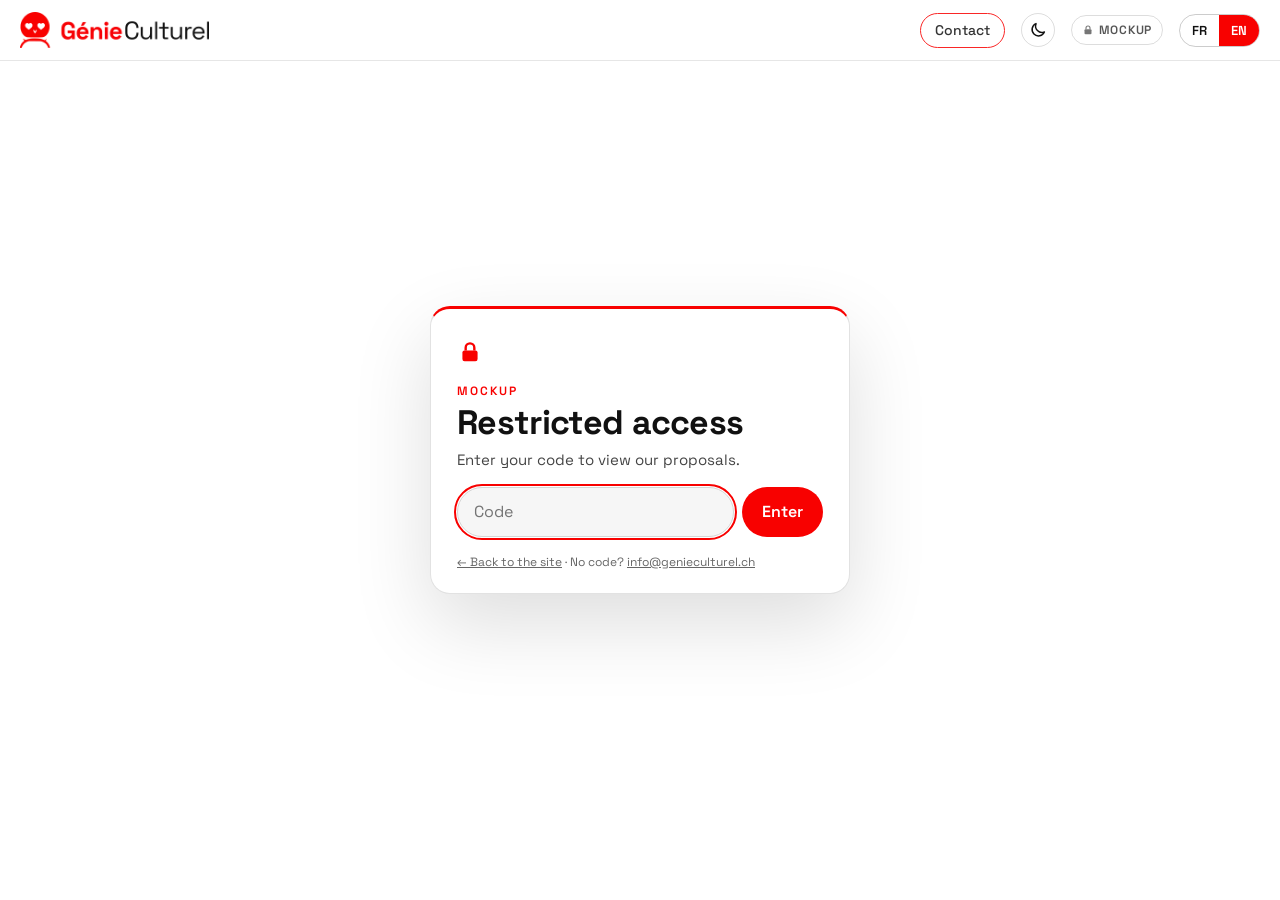
<file: chez-vous/index.html>
<!doctype html>
<html lang="fr" data-lang="fr" data-theme="light">
<head>
<meta charset="utf-8">
<meta name="viewport" content="width=device-width,initial-scale=1,viewport-fit=cover">
<meta name="robots" content="noindex,nofollow">
<title>Mockup — Génie Culturel</title>
<meta name="description" content="Génie Culturel · Mockups">
<link rel="icon" href="../favicon.ico" sizes="any">
<link rel="icon" type="image/png" sizes="32x32" href="../assets/img/favicon-32.png">
<link rel="icon" type="image/png" sizes="512x512" href="../assets/img/icon-512.png">
<link rel="apple-touch-icon" sizes="180x180" href="../assets/img/apple-touch-icon.png">
<link rel="preload" href="../assets/fonts/SpaceGrotesk-VariableFont_wght.ttf" as="font" type="font/ttf" crossorigin>
<meta name="color-scheme" content="light dark"><script>(function(){var d=document.documentElement,t=null;try{t=new URLSearchParams(location.search).get("theme");if(t==="light"||t==="dark")localStorage.setItem("gc-theme",t);t=localStorage.getItem("gc-theme")}catch(e){}d.setAttribute("data-theme",t==="dark"?"dark":"light")})()</script><style>html.mk-locked main,html.mk-locked footer{display:none!important}</style><script>(function(){var d=document.documentElement;d.setAttribute("data-mk","lock");var ok=false;try{ok=localStorage.getItem("gc-mk")==="1"}catch(e){}if(!ok)d.classList.add("mk-locked")})()</script>
<link rel="stylesheet" href="../style.css?v=60">
</head>
<body class="cvpage">
<header class="top">
  <a href="../index.html#top" class="logo"><img class="logo-w" src="../assets/img/logo-gc-white.png" alt="Génie Culturel — Expériences XR"><img class="logo-d" src="../assets/img/logo-gc-dark.png" alt="Génie Culturel — Expériences XR"></a>
  <nav class="cv-nav">
    <a href="#contact" class="nav-cta"><span lang="fr">Contact</span><span lang="en">Contact</span></a>
  </nav>
  <button type="button" class="theme-t" aria-label="Thème clair / sombre · Light / dark theme" title="Thème clair / sombre"><svg class="ic-sun" viewBox="0 0 24 24" width="18" height="18" aria-hidden="true"><circle cx="12" cy="12" r="4.2" fill="none" stroke="currentColor" stroke-width="2"/><path d="M12 2v2.5M12 19.5V22M2 12h2.5M19.5 12H22M4.9 4.9l1.8 1.8M17.3 17.3l1.8 1.8M4.9 19.1l1.8-1.8M17.3 6.7l1.8-1.8" stroke="currentColor" stroke-width="2" stroke-linecap="round"/></svg><svg class="ic-moon" viewBox="0 0 24 24" width="18" height="18" aria-hidden="true"><path d="M20.5 14.6A8.5 8.5 0 0 1 9.4 3.5a8.5 8.5 0 1 0 11.1 11.1z" fill="none" stroke="currentColor" stroke-width="2" stroke-linejoin="round"/></svg></button>
  <a class="mk-link" href="../chez-vous/index.html"><svg class="ic-lock" viewBox="0 0 24 24" width="12" height="12" aria-hidden="true"><rect x="5" y="10.5" width="14" height="10" rx="2" fill="currentColor"/><path d="M8 10.5V8a4 4 0 0 1 8 0v2.5" fill="none" stroke="currentColor" stroke-width="2.2"/></svg><span>Mockup</span></a>
  <div class="lang" role="group" aria-label="Language"><button data-set="fr">FR</button><button data-set="en">EN</button></div>
</header>
<main id="top">
<!-- CHEZ VOUS -->
<section class="chezvous" id="cv-list">
  <div class="wrap">
    <p class="tag">Mockup</p>
    <h2><span lang="fr">Imaginé pour <em>votre lieu.</em></span><span lang="en">Imagined for <em>your venue.</em></span></h2>
    <p class="exp cv-intro"><span lang="fr">Votre lieu, votre histoire, notre savoir-faire. Voici comment nous pourrions donner vie à vos projets.</span><span lang="en">Your venue, your story, our know-how. Here is how we could bring your projects to life.</span></p>
    <div class="cvgrid"><article class="cvcard">
      <a class="cv-img" href="europe-memoires-vivantes.html" data-cv="europe-memoires-vivantes"><img loading="lazy" src="../assets/img/cv-europe-hero.webp" alt="Europe, Living Memories"><span class="cv-ai"><span lang="fr">Vue d’intention générée par IA</span><span lang="en">AI-generated concept view</span></span></a>
      <div class="cv-b">
        <p class="cv-tag"><span lang="fr">Produit catalogue · Maquette Augmentée AR/VR</span><span lang="en">Catalogue product · Augmented Scale Model AR/VR</span></p>
        <p class="cv-venue"><span lang="fr">Maison de l’Histoire européenne</span><span lang="en">House of European History</span></p>
        <h3><span lang="fr">Europe, mémoires vivantes</span><span lang="en">Europe, Living Memories</span></h3>
        <p class="exp"><span lang="fr">Une maquette augmentée pour rencontrer l’histoire européenne.</span><span lang="en">An augmented scale model to encounter European history.</span></p>
        <a class="btn" href="europe-memoires-vivantes.html" data-cv="europe-memoires-vivantes"><span lang="fr">Découvrir le concept →</span><span lang="en">Discover the concept →</span></a>
      </div>
    </article><article class="cvcard">
      <a class="cv-img" href="chronoscope-xr.html" data-cv="chronoscope-xr"><img loading="lazy" src="../assets/img/pr-heritage.webp" alt="Saudi Heritage"><span class="cv-ai"><span lang="fr">Vue d’intention générée par IA</span><span lang="en">AI-generated concept view</span></span></a>
      <div class="cv-b">
        <p class="cv-tag"><span lang="fr">Propositions · Patrimoine saoudien</span><span lang="en">Proposals · Saudi heritage</span></p>
        <p class="cv-venue"><span lang="fr">AlUla · Diriyah · Jeddah historique · Dadan</span><span lang="en">AlUla · Diriyah · Historic Jeddah · Dadan</span></p>
        <h3><span lang="fr">Patrimoine saoudien</span><span lang="en">Saudi Heritage</span></h3>
        <p class="exp"><span lang="fr">Quatre expériences proposées : parcours en réalité augmentée, immersion historique VR, maquette augmentée et Chronoscope XR.</span><span lang="en">Four proposed experiences: augmented-reality trails, a VR historical immersion, an augmented model and Chronoscope XR.</span></p>
        <a class="btn" href="chronoscope-xr.html" data-cv="chronoscope-xr"><span lang="fr">Découvrir le concept →</span><span lang="en">Discover the concept →</span></a>
      </div>
    </article><article class="cvcard">
      <a class="cv-img" href="opera-liege.html" data-cv="opera-liege"><img loading="lazy" src="../assets/img/op-hero.webp" alt="The opera, differently"><span class="cv-ai"><span lang="fr">Vue d’intention générée par IA</span><span lang="en">AI-generated concept view</span></span></a>
      <div class="cv-b">
        <p class="cv-tag"><span lang="fr">Propositions · Opéra Royal de Wallonie-Liège</span><span lang="en">Proposals · Opéra Royal de Wallonie-Liège</span></p>
        <p class="cv-venue"><span lang="fr">Opéra Royal de Wallonie-Liège</span><span lang="en">Opéra Royal de Wallonie-Liège</span></p>
        <h3><span lang="fr">L’Opéra, autrement</span><span lang="en">The opera, differently</span></h3>
        <p class="exp"><span lang="fr">Quatre pistes immersives pour prolonger la médiation culturelle : mission AR, maquette augmentée, Chronoscope XR et immersion VR.</span><span lang="en">Four immersive tracks to extend cultural mediation: an AR mission, an augmented model, Chronoscope XR and a VR immersion.</span></p>
        <a class="btn" href="opera-liege.html" data-cv="opera-liege"><span lang="fr">Découvrir le concept →</span><span lang="en">Discover the concept →</span></a>
      </div>
    </article><article class="cvcard">
      <a class="cv-img" href="espace-gutenberg.html" data-cv="espace-gutenberg"><img loading="lazy" src="../assets/img/gb-card-2.webp" alt="Printing heritage reinvented as immersive experiences"><span class="cv-ai"><span lang="fr">Vue d’intention générée par IA</span><span lang="en">AI-generated concept view</span></span></a>
      <div class="cv-b">
        <p class="cv-tag"><span lang="fr">Propositions · Espace Européen Gutenberg</span><span lang="en">Proposals · Espace Européen Gutenberg</span></p>
        <p class="cv-venue"><span lang="fr">Espace Européen Gutenberg</span><span lang="en">Espace Européen Gutenberg</span></p>
        <h3><span lang="fr">Le patrimoine de l’imprimerie réinventé en expériences immersives</span><span lang="en">Printing heritage reinvented as immersive experiences</span></h3>
        <p class="exp"><span lang="fr">Quatre expériences proposées : immersion historique VR, parcours augmenté, maquette augmentée et ateliers créatifs interactifs.</span><span lang="en">Four proposed experiences: a VR historical immersion, an augmented trail, an augmented model and interactive creative workshops.</span></p>
        <a class="btn" href="espace-gutenberg.html" data-cv="espace-gutenberg"><span lang="fr">Découvrir le concept →</span><span lang="en">Discover the concept →</span></a>
      </div>
    </article></div>
  </div>
</section>
<!-- CONTACT -->
<section class="contact" id="contact">
  <div class="nl-straddle"><button type="button" class="nl-open nl-pill" aria-haspopup="dialog" aria-controls="nl"><span lang="fr">Restons en contact</span><span lang="en">Let’s stay in touch</span></button></div>
  <div class="wrap">
    <h2><span lang="fr">Imaginons ensemble <br><em>votre expérience.</em></span><span lang="en">Let’s imagine <br><em>your experience.</em></span></h2>
    <div class="cta-row">
      <a class="btn" href="mailto:info@genieculturel.ch?subject=G%C3%A9nie%20Culturel">info@genieculturel.ch</a>
      <a class="btn ghost" href="tel:+41766751466">+41 76 675 14 66</a>
    </div>
    <p class="links"><a href="../index.html#portfolio"><span lang="fr">Le portfolio</span><span lang="en">The portfolio</span></a> · <a href="https://www.genieculturel.ch" target="_blank" rel="noopener">genieculturel.ch</a></p>
  </div>
</section>
<dialog class="nl nl-sender" id="nl" aria-labelledby="nl-title" data-mode="iframe">
  <div class="nl-f">
    <button type="button" class="nl-x" aria-label="Fermer / Close">×</button>
    <h2 id="nl-title" class="nl-sr"><span lang="fr">Restons en contact</span><span lang="en">Let’s stay in touch</span></h2>
    <div class="nl-sender-body">
      <div style="text-align: left" class="sender-form-field" data-sender-form-id="b68PWn"></div>
      <p class="nl-loading"><span lang="fr">Chargement du formulaire…</span><span lang="en">Loading the form…</span></p>
      <p class="nl-back-w"><button type="button" class="nl-back"><span lang="fr">← Retour au site</span><span lang="en">← Back to the site</span></button></p>
      <p class="nl-alt"><span lang="fr">Le formulaire ne s’affiche pas ? Écrivez-nous à <a href="mailto:info@genieculturel.ch">info@genieculturel.ch</a>.</span><span lang="en">Form not showing? Write to us at <a href="mailto:info@genieculturel.ch">info@genieculturel.ch</a>.</span></p>
    </div>
  </div>
  
</dialog>
</main>
<footer><img class="logo-w" src="../assets/img/logo-gc-white.png" alt="Génie Culturel"><img class="logo-d" src="../assets/img/logo-gc-dark.png" alt="Génie Culturel"><nav class="foot-links" aria-label="Liens / Links"><a href="https://www.escapelife.ch/" target="_blank" rel="noopener">escapelife.ch ↗</a><a class="ig" href="https://www.instagram.com/virtual_reality_center/" target="_blank" rel="noopener" aria-label="Instagram Virtual Reality Center" title="Instagram Virtual Reality Center"><svg class="ig-ico" viewBox="0 0 24 24" width="18" height="18" aria-hidden="true" focusable="false"><rect x="2.5" y="2.5" width="19" height="19" rx="5.5" fill="none" stroke="currentColor" stroke-width="2"/><circle cx="12" cy="12" r="4.3" fill="none" stroke="currentColor" stroke-width="2"/><circle cx="17.4" cy="6.6" r="1.3" fill="currentColor"/></svg><span>VR Center</span></a><a class="ig" href="https://www.instagram.com/escapelife.ch/" target="_blank" rel="noopener" aria-label="Instagram Escape Life" title="Instagram Escape Life"><svg class="ig-ico" viewBox="0 0 24 24" width="18" height="18" aria-hidden="true" focusable="false"><rect x="2.5" y="2.5" width="19" height="19" rx="5.5" fill="none" stroke="currentColor" stroke-width="2"/><circle cx="12" cy="12" r="4.3" fill="none" stroke="currentColor" stroke-width="2"/><circle cx="17.4" cy="6.6" r="1.3" fill="currentColor"/></svg><span>Escape Life</span></a></nav><span>Swiss designed by Génie Culturel · Sion, Valais</span></footer>
<div class="lb" hidden><button class="lb-x" aria-label="Close">×</button><button class="lb-p" aria-label="Previous">‹</button><figure><img alt=""><figcaption></figcaption></figure><button class="lb-n" aria-label="Next">›</button></div>
<script src="../app.js?v=59"></script>
</body></html>
</file>
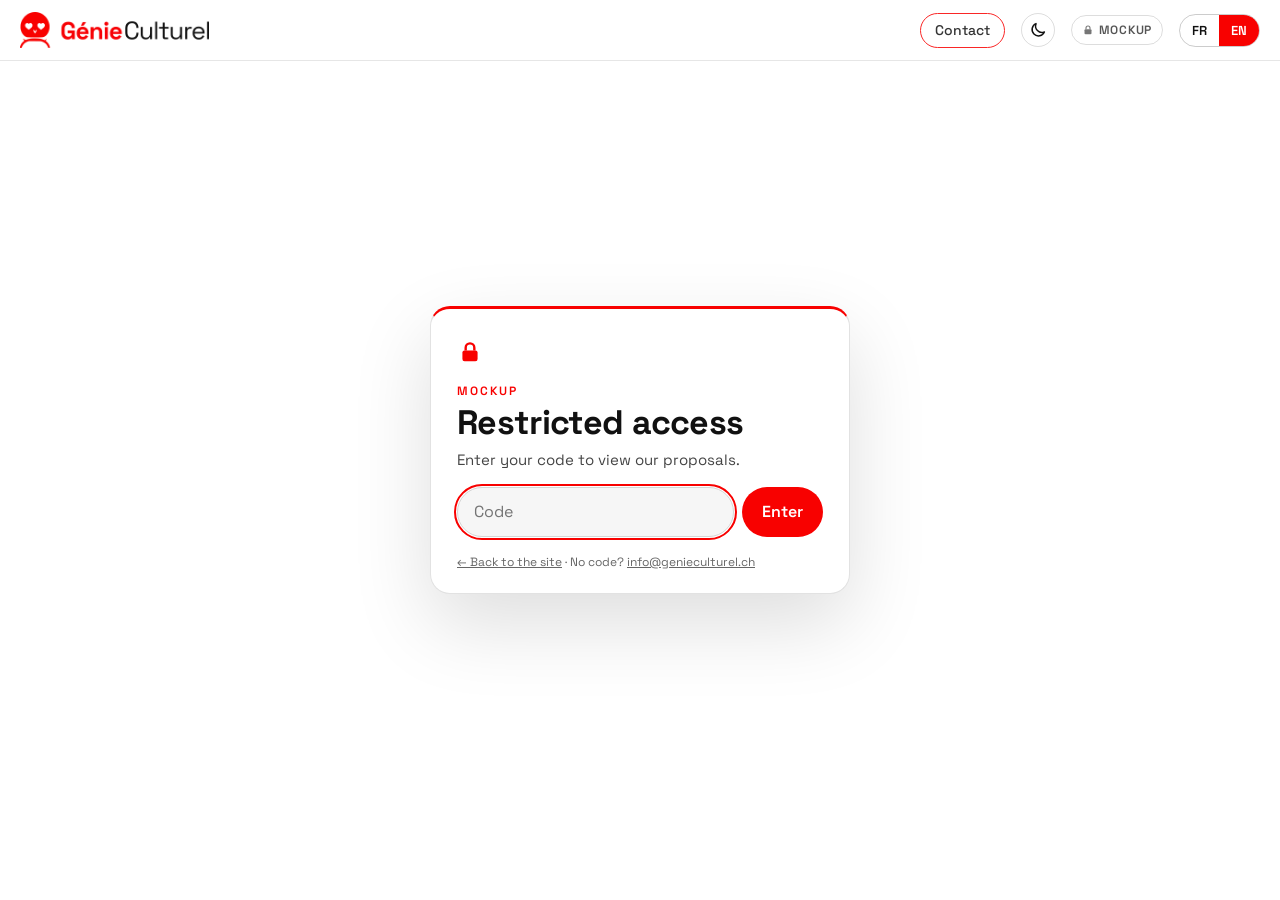
<file: chez-vous/chronoscope-xr.html>
<!doctype html>
<html lang="fr" data-lang="fr" data-theme="light">
<head>
<meta charset="utf-8">
<meta name="viewport" content="width=device-width,initial-scale=1,viewport-fit=cover">
<meta name="robots" content="noindex,nofollow">
<title>Saudi Heritage — propositions · Génie Culturel</title>
<meta name="description" content="Patrimoine saoudien : quatre propositions Génie Culturel — ARcheoGame/Tour, immersion historique VR, maquette augmentée, Chronoscope XR.">
<link rel="icon" href="../favicon.ico" sizes="any">
<link rel="icon" type="image/png" sizes="32x32" href="../assets/img/favicon-32.png">
<link rel="icon" type="image/png" sizes="512x512" href="../assets/img/icon-512.png">
<link rel="apple-touch-icon" sizes="180x180" href="../assets/img/apple-touch-icon.png">
<link rel="preload" href="../assets/fonts/SpaceGrotesk-VariableFont_wght.ttf" as="font" type="font/ttf" crossorigin>
<meta name="color-scheme" content="light dark"><script>(function(){var d=document.documentElement,t=null;try{t=new URLSearchParams(location.search).get("theme");if(t==="light"||t==="dark")localStorage.setItem("gc-theme",t);t=localStorage.getItem("gc-theme")}catch(e){}d.setAttribute("data-theme",t==="dark"?"dark":"light")})()</script><style>html.mk-locked main,html.mk-locked footer{display:none!important}</style><script>(function(){var d=document.documentElement;d.setAttribute("data-mk","lock");var ok=false;try{ok=localStorage.getItem("gc-mk")==="1"}catch(e){}if(!ok)d.classList.add("mk-locked")})()</script><style>html.cv-locked body{visibility:hidden}</style><script>/* v56 per-concept guard (deterrence only) */(function(){var d=document.documentElement,u=false;try{u=sessionStorage.getItem("gc-cv-chronoscope-xr")==="1"}catch(e){}if(!u){d.classList.add("cv-locked");location.replace("index.html?cv=chronoscope-xr#cv-list")}})()</script>
<link rel="stylesheet" href="../style.css?v=60">
</head>
<body class="cvpage">
<header class="top">
  <a href="../index.html#top" class="logo"><img class="logo-w" src="../assets/img/logo-gc-white.png" alt="Génie Culturel — Expériences XR"><img class="logo-d" src="../assets/img/logo-gc-dark.png" alt="Génie Culturel — Expériences XR"></a>
  <nav class="cv-nav">
    <a href="#contact" class="nav-cta"><span lang="fr">Contact</span><span lang="en">Contact</span></a>
  </nav>
  <button type="button" class="theme-t" aria-label="Thème clair / sombre · Light / dark theme" title="Thème clair / sombre"><svg class="ic-sun" viewBox="0 0 24 24" width="18" height="18" aria-hidden="true"><circle cx="12" cy="12" r="4.2" fill="none" stroke="currentColor" stroke-width="2"/><path d="M12 2v2.5M12 19.5V22M2 12h2.5M19.5 12H22M4.9 4.9l1.8 1.8M17.3 17.3l1.8 1.8M4.9 19.1l1.8-1.8M17.3 6.7l1.8-1.8" stroke="currentColor" stroke-width="2" stroke-linecap="round"/></svg><svg class="ic-moon" viewBox="0 0 24 24" width="18" height="18" aria-hidden="true"><path d="M20.5 14.6A8.5 8.5 0 0 1 9.4 3.5a8.5 8.5 0 1 0 11.1 11.1z" fill="none" stroke="currentColor" stroke-width="2" stroke-linejoin="round"/></svg></button>
  <a class="mk-link" href="../chez-vous/index.html"><svg class="ic-lock" viewBox="0 0 24 24" width="12" height="12" aria-hidden="true"><rect x="5" y="10.5" width="14" height="10" rx="2" fill="currentColor"/><path d="M8 10.5V8a4 4 0 0 1 8 0v2.5" fill="none" stroke="currentColor" stroke-width="2.2"/></svg><span>Mockup</span></a>
  <div class="lang" role="group" aria-label="Language"><button data-set="fr">FR</button><button data-set="en">EN</button></div>
</header>
<main id="top">
<!-- HERO -->
<section class="cv-hero">
  <div class="wrap">
    <div class="cv-split cv-hero-g"><div>
    <a class="cv-back" href="index.html"><span lang="fr">← Retour aux Mockups</span><span lang="en">← Back to Mockups</span></a>
    <p class="tag">Génie Culturel · <span lang="fr">Propositions</span><span lang="en">Proposals</span></p>
    <h1><span lang="fr"><em>PATRIMOINE</em><br>SAOUDIEN</span><span lang="en"><em>SAUDI</em><br>HERITAGE</span></h1>
    <p class="hook"><span lang="fr">Patrimoine saoudien · Proposition de concept</span><span lang="en">Saudi heritage · Concept proposal</span></p>
    <p class="exp"><span lang="fr">Quatre expériences Génie Culturel, proposées pour le patrimoine saoudien : des parcours en réalité augmentée, une immersion historique en VR, une maquette augmentée et le Chronoscope XR.</span><span lang="en">Four Génie Culturel experiences, proposed for Saudi heritage: augmented-reality trails, a VR historical immersion, an augmented model and Chronoscope XR.</span></p>
    </div>
    <div class="pr-tiles">
      <a class="pr-tile" href="#heritage"><img src="../assets/img/pr-heritage.webp" alt="Augmented Heritage Network"><span>ARcheoGame/Tour</span></a>
      <a class="pr-tile" href="#shinanah"><img src="../assets/img/pr-shinanah.webp" alt="Shinanah, 1904"><span><span lang="fr">Immersion historique VR</span><span lang="en">VR Historical Immersion</span></span></a>
      <a class="pr-tile" href="#arabia"><img src="../assets/img/pr-arabia.webp" alt="Arabia — A living journey"><span>Augmented Model Experience</span></a>
      <a class="pr-tile" href="#dadan"><img src="../assets/img/pr-dadan-360.webp" alt="Dadan, before your eyes"><span>Chronoscope XR</span></a>
    </div>
    </div>
  </div>
</section>

<!-- 1 · ARCHEOGAME/TOUR -->
<section class="cv-sec" id="heritage">
  <div class="wrap">
    <div class="cv-split">
      <div>
        <p class="tag"><span lang="fr">Proposition 1 · ARcheoGame/Tour</span><span lang="en">Proposal 1 · ARcheoGame/Tour</span></p>
        <h2>Augmented Heritage Network</h2>
        <h3 class="cv-red"><span lang="fr">Des destinations différentes. Des histoires reliées.</span><span lang="en">Different destinations. Connected stories.</span></h3>
        <p class="exp"><span lang="fr">Des parcours patrimoniaux portés par la réalité augmentée, la narration et des missions ludiques.</span><span lang="en">Heritage trails powered by AR, storytelling and playful missions.</span></p>
        <div class="pr-start"><b><span lang="fr">Pour démarrer</span><span lang="en">To start</span></b><span><span lang="fr">Une destination · Trois parcours<br>Cinq étapes par parcours · arabe / anglais</span><span lang="en">One destination · Three trails<br>Five stops per trail · Arabic / English</span></span></div>
        <p class="cv-small"><span lang="fr">Basé sur ARcheoGame/Tour</span><span lang="en">Built on ARcheoGame/Tour</span></p>
      </div>
      <figure class="cv-fig"><img loading="lazy" src="../assets/img/pr-heritage.webp" alt="Visitor viewing an augmented caravan scene on a smartphone"><figcaption><span lang="fr">Vue d’intention générée par IA</span><span lang="en">AI-generated concept view</span></figcaption></figure>
    </div>
  </div>
</section>

<!-- 2 · THREE TRAILS -->
<section class="cv-sec" id="trails">
  <div class="wrap">
    <p class="tag">ARcheoGame/Tour</p>
    <h2><span lang="fr">Trois parcours. Trois façons de découvrir le patrimoine saoudien.</span><span lang="en">Three trails. Three ways to discover Saudi heritage.</span></h2>
    <div class="pr-cards">
      <div class="pr-card"><figure class="cv-fig"><img loading="lazy" src="../assets/img/pr-alula.webp" alt="AlUla, caravan trail"></figure><h3><span lang="fr">AlUla</span><span lang="en">AlUla</span></h3><p class="pr-sub"><span lang="fr">Sur la route des caravanes</span><span lang="en">On the Caravan Trail</span></p><p><span lang="fr">Suivre le voyage d’un marchand à travers une oasis antique.</span><span lang="en">Follow a merchant’s journey through an ancient oasis.</span></p></div>
      <div class="pr-card"><figure class="cv-fig"><img loading="lazy" src="../assets/img/pr-diriyah.webp" alt="Diriyah"></figure><h3><span lang="fr">Diriyah</span><span lang="en">Diriyah</span></h3><p class="pr-sub"><span lang="fr">Les histoires derrière les murs</span><span lang="en">Stories Behind the Walls</span></p><p><span lang="fr">Révéler la vie quotidienne derrière l’architecture historique de la ville.</span><span lang="en">Reveal everyday life behind the town’s historic architecture.</span></p></div>
      <div class="pr-card"><figure class="cv-fig"><img loading="lazy" src="../assets/img/pr-jeddah.webp" alt="Historic Jeddah"></figure><h3><span lang="fr">Jeddah historique</span><span lang="en">Historic Jeddah</span></h3><p class="pr-sub"><span lang="fr">Entre mer et ville</span><span lang="en">Between Sea and City</span></p><p><span lang="fr">Découvrir des histoires de commerce, de voyage et de vie locale.</span><span lang="en">Discover stories of trade, travel and local life.</span></p></div>
    </div>
    <p class="cv-next"><span lang="fr">Cinq étapes par parcours · Une mission · arabe / anglais · Développé avec des spécialistes locaux</span><span lang="en">Five stops per trail · One mission · Arabic / English · Developed with local specialists</span></p>
    <p class="cv-small"><span lang="fr">Vue d’intention générée par IA</span><span lang="en">AI-generated concept view</span></p>
  </div>
</section>

<!-- 3 · SHINANAH 1904 -->
<section class="cv-sec" id="shinanah">
  <div class="wrap">
    <div class="cv-split cv-split-r">
      <figure class="cv-fig"><img loading="lazy" src="../assets/img/pr-shinanah.webp" alt="Two visitors in VR headsets facing a reconstructed battle scene, 1904"><figcaption><span lang="fr">Interprétation historique à développer avec des spécialistes saoudiens. · Vue d’intention générée par IA</span><span lang="en">Historical interpretation to be developed with Saudi specialists. · AI-generated concept view</span></figcaption></figure>
      <div>
        <p class="tag"><span lang="fr">Proposition 2 · Immersion historique VR</span><span lang="en">Proposal 2 · VR Historical Immersion</span></p>
        <h2>Shinanah, 1904</h2>
        <h3 class="cv-red"><span lang="fr">Un voyage partagé à travers l’histoire saoudienne.</span><span lang="en">A shared journey through Saudi history.</span></h3>
        <p class="exp"><span lang="fr">Explorer le paysage ensemble.<br>Suivre un témoin historique.<br>Accomplir une mission coopérative.</span><span lang="en">Explore the landscape together.<br>Follow a historical witness.<br>Complete a cooperative mission.</span></p>
        <div class="pr-start"><b><span lang="fr">Pour démarrer</span><span lang="en">To start</span></b><span><strong><span lang="fr">Un épisode documenté</span><span lang="en">One documented episode</span></strong><br><span lang="fr">Environ 15 minutes · Jusqu’à 8 participants</span><span lang="en">About 15 minutes · Up to 8 participants</span></span></div>
        <p class="cv-small"><span lang="fr">Adapté de l’expérience de la bataille de la Planta</span><span lang="en">Adapted from the Battle of La Planta experience</span></p>
      </div>
    </div>
  </div>
</section>

<!-- 4 · ARABIA, AUGMENTED MODEL -->
<section class="cv-sec" id="arabia">
  <div class="wrap">
    <div class="cv-split">
      <div>
        <p class="tag"><span lang="fr">Proposition 3 · Augmented Model Experience</span><span lang="en">Proposal 3 · Augmented Model Experience</span></p>
        <h2><span lang="fr">Arabia — un voyage vivant</span><span lang="en">Arabia — A living journey</span></h2>
        <h3 class="cv-red"><span lang="fr">Votre musée. Un paysage qui prend vie.</span><span lang="en">Your museum. A landscape brought to life.</span></h3>
        <p class="exp"><span lang="fr">Décor physique, narration animée et réalité mixte, partagés autour d’une seule maquette.</span><span lang="en">Physical scenery, animated storytelling and mixed reality — shared around one model.</span></p>
        <p class="cv-next"><span lang="fr">Disponible pour 6 ou 12 casques · arabe / anglais</span><span lang="en">Available for 6 or 12 viewers · Arabic / English</span></p>
        <p class="cv-small"><span lang="fr">Basé sur notre expérience Barryland réalisée. · Produit Maquette Augmentée AR/VR · Adaptation pour un musée saoudien</span><span lang="en">Based on our completed Barryland experience. · Augmented Scale Model AR/VR product · Saudi museum adaptation</span></p>
      </div>
      <figure class="cv-fig"><img loading="lazy" src="../assets/img/pr-arabia.webp" alt="Visitor with a handheld headset in front of an augmented desert model with a merchant character"><figcaption><span lang="fr">Vue d’intention générée par IA</span><span lang="en">AI-generated concept view</span></figcaption></figure>
    </div>
  </div>
</section>

<!-- 5 · WATER, ROUTES, CITIES -->
<section class="cv-sec" id="stories">
  <div class="wrap">
    <p class="tag">Augmented Model Experience</p>
    <h2><span lang="fr">Une maquette. Des récits qui transforment la scène. <em>L’eau. Les routes. Les villes.</em></span><span lang="en">One model. Stories that transform the scene. <em>Water. Routes. Cities.</em></span></h2>
    <div class="pr-cards">
      <div class="pr-card"><figure class="cv-fig"><img loading="lazy" src="../assets/img/pr-water.webp" alt="Model scene: water and settlement"></figure><h3><b class="pr-num">01 /</b> <span lang="fr">Suivre l’eau</span><span lang="en">Follow the water</span></h3><p><span lang="fr">Révéler les liens entre l’eau, l’habitat et la vie quotidienne.</span><span lang="en">Reveal the links between water, settlement and everyday life.</span></p></div>
      <div class="pr-card"><figure class="cv-fig"><img loading="lazy" src="../assets/img/pr-routes.webp" alt="Model scene: caravan routes"></figure><h3><b class="pr-num">02 /</b> <span lang="fr">Parcourir les routes</span><span lang="en">Travel the routes</span></h3><p><span lang="fr">Suivre un marchand à travers des récits de voyage et d’échange.</span><span lang="en">Follow a merchant through stories of travel and exchange.</span></p></div>
      <div class="pr-card"><figure class="cv-fig"><img loading="lazy" src="../assets/img/pr-cities.webp" alt="Model scene: a city grows"></figure><h3><b class="pr-num">03 /</b> <span lang="fr">Voir les villes grandir</span><span lang="en">See cities grow</span></h3><p><span lang="fr">Voir les lieux se transformer au fil de chapitres historiques animés.</span><span lang="en">Watch places change through animated historical chapters.</span></p></div>
    </div>
    <p class="cv-next"><span lang="fr">Une expérience éprouvée, adaptée à vos collections et à vos récits.</span><span lang="en">A proven experience, adapted to your collections and stories.</span></p>
    <p class="cv-small"><span lang="fr">Contenus historiques développés avec les spécialistes du musée. · Vues d’intention générées par IA</span><span lang="en">Historical content developed with the museum’s specialists. · AI-generated concept views</span></p>
  </div>
</section>

<!-- 6 · DADAN, CHRONOSCOPE XR -->
<section class="cv-sec" id="dadan">
  <div class="wrap">
    <p class="tag"><span lang="fr">Proposition 4 · Chronoscope XR</span><span lang="en">Proposal 4 · Chronoscope XR</span></p>
    <h2><span lang="fr"><em>Dadan,</em> sous vos yeux</span><span lang="en"><em>Dadan,</em> before your eyes</span></h2>
    <div class="cv-split">
      <figure class="cv-fig"><img loading="lazy" src="../assets/img/pr-dadan-station.webp" alt="Visitor using a Chronoscope XR station with handheld headsets in a museum"><figcaption><span lang="fr">Vues d’intention générées par IA</span><span lang="en">AI-generated concept views</span></figcaption></figure>
      <div class="pr-steps">
        <div class="pr-card"><figure class="cv-fig"><img loading="lazy" src="../assets/img/pr-dadan-map.webp" alt="AR map of Dadan with pins"></figure><h3><b class="pr-num">01 /</b> <span lang="fr">Sélectionner un pin sur la carte AR</span><span lang="en">Select a pin on the AR map</span></h3></div>
        <div class="pr-card"><figure class="cv-fig"><img loading="lazy" src="../assets/img/pr-dadan-360.webp" alt="360° historical view of Dadan"></figure><h3><b class="pr-num">02 /</b> <span lang="fr">Entrer dans une vue historique à 360°</span><span lang="en">Enter a 360° historical view</span></h3></div>
      </div>
    </div>
    <h3 class="pr-guide"><span lang="fr">Votre guide : <em>un marchand caravanier</em></span><span lang="en">Your guide: <em>a caravan merchant</em></span></h3>
    <p class="exp"><span lang="fr">Un narrateur fictif, nourri par la recherche historique et archéologique.</span><span lang="en">A fictional narrator informed by historical and archaeological research.</span></p>
    <p class="cv-next"><span lang="fr">Une époque · Trois points de vue · Deux casques</span><span lang="en">One period · Three viewpoints · Two viewers</span></p>
    <p class="cv-insp"><span lang="fr">Voir aussi <a href='../index.html#chronoscope'>Chronoscope XR dans le portfolio</a></span><span lang="en">See also <a href='../index.html#chronoscope'>Chronoscope XR in the portfolio</a></span></p>
  </div>
</section>
<!-- CONTACT -->
<section class="contact" id="contact">
  <div class="nl-straddle"><button type="button" class="nl-open nl-pill" aria-haspopup="dialog" aria-controls="nl"><span lang="fr">Restons en contact</span><span lang="en">Let’s stay in touch</span></button></div>
  <div class="wrap">
    <h2><span lang="fr">Imaginons ensemble <br><em>votre expérience.</em></span><span lang="en">Let’s imagine <br><em>your experience.</em></span></h2>
    <div class="cta-row">
      <a class="btn" href="mailto:info@genieculturel.ch?subject=Saudi%20Heritage%20%E2%80%94%20G%C3%A9nie%20Culturel">info@genieculturel.ch</a>
      <a class="btn ghost" href="tel:+41766751466">+41 76 675 14 66</a>
    </div>
    <p class="links"><a href="index.html"><span lang="fr">← Retour aux Mockups</span><span lang="en">← Back to Mockups</span></a> · <a href="../index.html#portfolio"><span lang="fr">Le portfolio</span><span lang="en">The portfolio</span></a> · <a href="https://www.genieculturel.ch" target="_blank" rel="noopener">genieculturel.ch</a></p>
  </div>
</section>
<dialog class="nl nl-sender" id="nl" aria-labelledby="nl-title" data-mode="iframe">
  <div class="nl-f">
    <button type="button" class="nl-x" aria-label="Fermer / Close">×</button>
    <h2 id="nl-title" class="nl-sr"><span lang="fr">Restons en contact</span><span lang="en">Let’s stay in touch</span></h2>
    <div class="nl-sender-body">
      <div style="text-align: left" class="sender-form-field" data-sender-form-id="b68PWn"></div>
      <p class="nl-loading"><span lang="fr">Chargement du formulaire…</span><span lang="en">Loading the form…</span></p>
      <p class="nl-back-w"><button type="button" class="nl-back"><span lang="fr">← Retour au site</span><span lang="en">← Back to the site</span></button></p>
      <p class="nl-alt"><span lang="fr">Le formulaire ne s’affiche pas ? Écrivez-nous à <a href="mailto:info@genieculturel.ch">info@genieculturel.ch</a>.</span><span lang="en">Form not showing? Write to us at <a href="mailto:info@genieculturel.ch">info@genieculturel.ch</a>.</span></p>
    </div>
  </div>
  
</dialog>
</main>
<footer><img class="logo-w" src="../assets/img/logo-gc-white.png" alt="Génie Culturel"><img class="logo-d" src="../assets/img/logo-gc-dark.png" alt="Génie Culturel"><nav class="foot-links" aria-label="Liens / Links"><a href="https://www.escapelife.ch/" target="_blank" rel="noopener">escapelife.ch ↗</a><a class="ig" href="https://www.instagram.com/virtual_reality_center/" target="_blank" rel="noopener" aria-label="Instagram Virtual Reality Center" title="Instagram Virtual Reality Center"><svg class="ig-ico" viewBox="0 0 24 24" width="18" height="18" aria-hidden="true" focusable="false"><rect x="2.5" y="2.5" width="19" height="19" rx="5.5" fill="none" stroke="currentColor" stroke-width="2"/><circle cx="12" cy="12" r="4.3" fill="none" stroke="currentColor" stroke-width="2"/><circle cx="17.4" cy="6.6" r="1.3" fill="currentColor"/></svg><span>VR Center</span></a><a class="ig" href="https://www.instagram.com/escapelife.ch/" target="_blank" rel="noopener" aria-label="Instagram Escape Life" title="Instagram Escape Life"><svg class="ig-ico" viewBox="0 0 24 24" width="18" height="18" aria-hidden="true" focusable="false"><rect x="2.5" y="2.5" width="19" height="19" rx="5.5" fill="none" stroke="currentColor" stroke-width="2"/><circle cx="12" cy="12" r="4.3" fill="none" stroke="currentColor" stroke-width="2"/><circle cx="17.4" cy="6.6" r="1.3" fill="currentColor"/></svg><span>Escape Life</span></a></nav><span>Swiss designed by Génie Culturel · Sion, Valais</span></footer>
<div class="lb" hidden><button class="lb-x" aria-label="Close">×</button><button class="lb-p" aria-label="Previous">‹</button><figure><img alt=""><figcaption></figcaption></figure><button class="lb-n" aria-label="Next">›</button></div>
<script src="../app.js?v=59"></script>
</body></html>
</file>
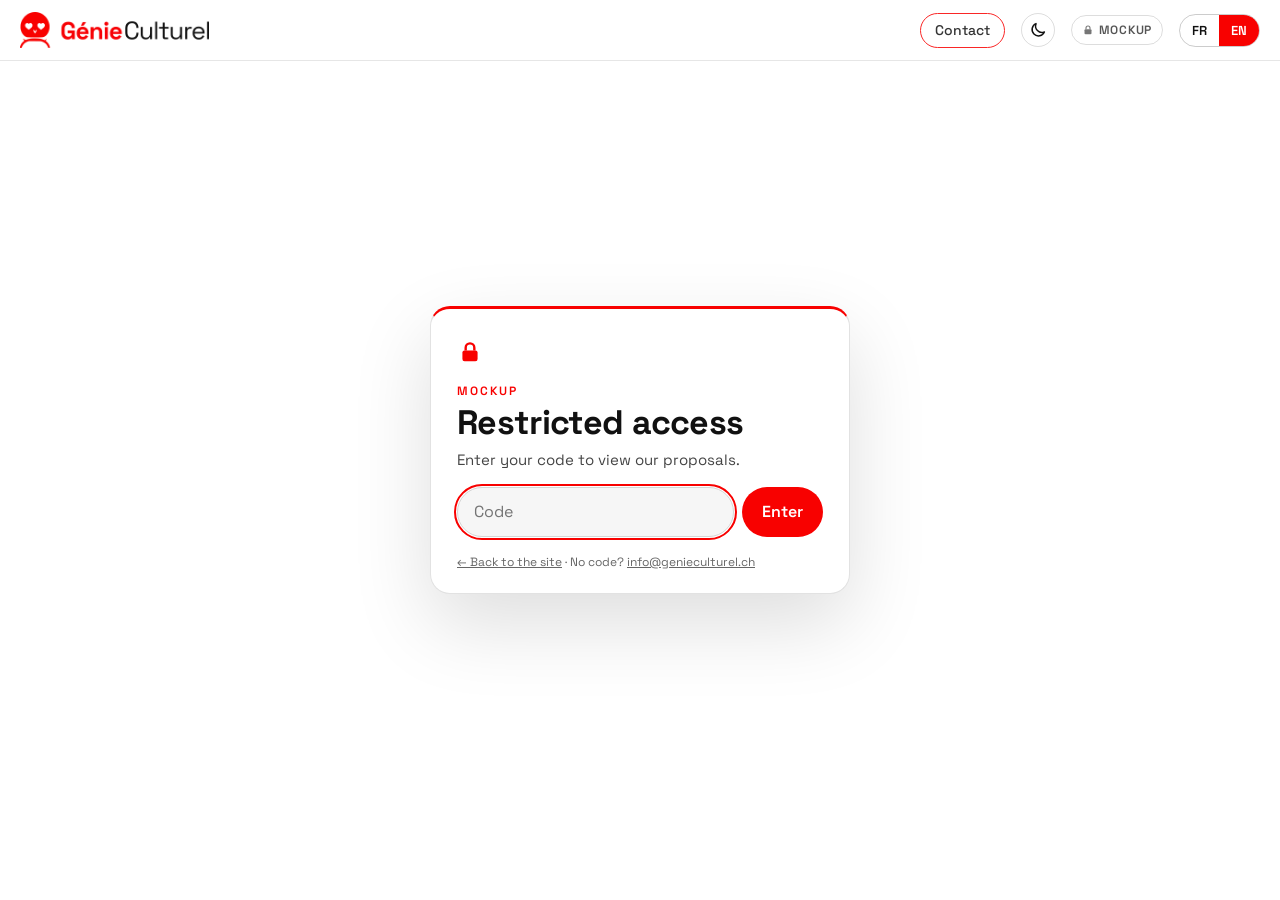
<file: chez-vous/espace-gutenberg.html>
<!doctype html>
<html lang="fr" data-lang="fr" data-theme="light">
<head>
<meta charset="utf-8">
<meta name="viewport" content="width=device-width,initial-scale=1,viewport-fit=cover">
<meta name="robots" content="noindex,nofollow">
<title>Imagine it chez vous — Espace Européen Gutenberg · Génie Culturel</title>
<meta name="description" content="Espace Européen Gutenberg : le patrimoine de l’imprimerie réinventé en expériences immersives — immersion historique VR, parcours augmenté, maquette augmentée, ateliers créatifs interactifs.">
<link rel="icon" href="../favicon.ico" sizes="any">
<link rel="icon" type="image/png" sizes="32x32" href="../assets/img/favicon-32.png">
<link rel="icon" type="image/png" sizes="512x512" href="../assets/img/icon-512.png">
<link rel="apple-touch-icon" sizes="180x180" href="../assets/img/apple-touch-icon.png">
<link rel="preload" href="../assets/fonts/SpaceGrotesk-VariableFont_wght.ttf" as="font" type="font/ttf" crossorigin>
<meta name="color-scheme" content="light dark"><script>(function(){var d=document.documentElement,t=null;try{t=new URLSearchParams(location.search).get("theme");if(t==="light"||t==="dark")localStorage.setItem("gc-theme",t);t=localStorage.getItem("gc-theme")}catch(e){}d.setAttribute("data-theme",t==="dark"?"dark":"light")})()</script><style>html.mk-locked main,html.mk-locked footer{display:none!important}</style><script>(function(){var d=document.documentElement;d.setAttribute("data-mk","lock");var ok=false;try{ok=localStorage.getItem("gc-mk")==="1"}catch(e){}if(!ok)d.classList.add("mk-locked")})()</script><style>html.cv-locked body{visibility:hidden}</style><script>/* v56 per-concept guard (deterrence only) */(function(){var d=document.documentElement,u=false;try{u=sessionStorage.getItem("gc-cv-espace-gutenberg")==="1"}catch(e){}if(!u){d.classList.add("cv-locked");location.replace("index.html?cv=espace-gutenberg#cv-list")}})()</script>
<link rel="stylesheet" href="../style.css?v=60">
</head>
<body class="cvpage">
<header class="top">
  <a href="../index.html#top" class="logo"><img class="logo-w" src="../assets/img/logo-gc-white.png" alt="Génie Culturel — Expériences XR"><img class="logo-d" src="../assets/img/logo-gc-dark.png" alt="Génie Culturel — Expériences XR"></a>
  <nav class="cv-nav">
    <a href="#contact" class="nav-cta"><span lang="fr">Contact</span><span lang="en">Contact</span></a>
  </nav>
  <button type="button" class="theme-t" aria-label="Thème clair / sombre · Light / dark theme" title="Thème clair / sombre"><svg class="ic-sun" viewBox="0 0 24 24" width="18" height="18" aria-hidden="true"><circle cx="12" cy="12" r="4.2" fill="none" stroke="currentColor" stroke-width="2"/><path d="M12 2v2.5M12 19.5V22M2 12h2.5M19.5 12H22M4.9 4.9l1.8 1.8M17.3 17.3l1.8 1.8M4.9 19.1l1.8-1.8M17.3 6.7l1.8-1.8" stroke="currentColor" stroke-width="2" stroke-linecap="round"/></svg><svg class="ic-moon" viewBox="0 0 24 24" width="18" height="18" aria-hidden="true"><path d="M20.5 14.6A8.5 8.5 0 0 1 9.4 3.5a8.5 8.5 0 1 0 11.1 11.1z" fill="none" stroke="currentColor" stroke-width="2" stroke-linejoin="round"/></svg></button>
  <a class="mk-link" href="../chez-vous/index.html"><svg class="ic-lock" viewBox="0 0 24 24" width="12" height="12" aria-hidden="true"><rect x="5" y="10.5" width="14" height="10" rx="2" fill="currentColor"/><path d="M8 10.5V8a4 4 0 0 1 8 0v2.5" fill="none" stroke="currentColor" stroke-width="2.2"/></svg><span>Mockup</span></a>
  <div class="lang" role="group" aria-label="Language"><button data-set="fr">FR</button><button data-set="en">EN</button></div>
</header>
<main id="top">
<!-- HERO -->
<section class="cv-hero">
  <div class="wrap">
    <div class="cv-split cv-hero-g"><div>
    <a class="cv-back" href="index.html"><span lang="fr">← Retour aux Mockups</span><span lang="en">← Back to Mockups</span></a>
    <p class="tag">Génie Culturel × Espace Européen Gutenberg</p>
    <h1><span lang="fr">IMAGINE IT<br><em>CHEZ VOUS</em></span><span lang="en">IMAGINE IT<br><em>AT YOUR VENUE</em></span></h1>
    <p class="hook"><span lang="fr">Le patrimoine de l’imprimerie réinventé en expériences immersives</span><span lang="en">Printing heritage reinvented as immersive experiences</span></p>
    <p class="exp"><span lang="fr">Des technologies XR et des dispositifs immersifs au service d’un futur espace de médiation culturel innovant, participatif et accessible à tous.</span><span lang="en">XR technologies and immersive installations serving a future cultural mediation space that is innovative, participatory and accessible to all.</span></p>
    <p class="cv-small"><span lang="fr">Espace Européen Gutenberg · Proposition de concept</span><span lang="en">Espace Européen Gutenberg · Concept proposal</span></p>
    </div>
    <div class="pr-tiles">
      <a class="pr-tile" href="#gb-immersion"><img src="../assets/img/gb-immersion-2.webp" alt="VR Historical Immersion"><span><span lang="fr">Immersion historique VR</span><span lang="en">VR Historical Immersion</span></span></a>
      <a class="pr-tile" href="#gb-parcours"><img src="../assets/img/gb-parcours.webp" alt="Augmented trail"><span><span lang="fr">Parcours augmenté</span><span lang="en">Augmented trail</span></span></a>
      <a class="pr-tile" href="#gb-maquette"><img src="../assets/img/gb-maquette.webp" alt="Augmented model"><span><span lang="fr">Maquette augmentée</span><span lang="en">Augmented model</span></span></a>
      <a class="pr-tile" href="#gb-ateliers"><img src="../assets/img/gb-ateliers-2.webp" alt="Interactive creative workshops"><span><span lang="fr">Ateliers créatifs interactifs</span><span lang="en">Interactive creative workshops</span></span></a>
    </div>
    </div>
    <div class="gb-key"><figure class="cv-fig"><button class="g cv-g" data-gal="gb" data-i="4" data-src="../assets/img/gb-hero.webp" data-fr="Vue d’intention générée par IA" data-en="AI-generated concept view"><img loading="lazy" src="../assets/img/gb-hero.webp" alt="Visitors in VR headsets and at touch screens in a printing museum, with a holographic Gutenberg and a wooden printing press"></button><figcaption><span lang="fr">Vue d’intention générée par IA</span><span lang="en">AI-generated concept view</span></figcaption></figure></div>
  </div>
</section>

<section class="cv-sec" id="gb-immersion">
  <div class="wrap">
    <div class="cv-split">
      <div>
        <p class="tag"><span lang="fr">Immersion historique VR</span><span lang="en">VR Historical Immersion</span></p>
        <h2><span lang="fr">Immersion historique VR</span><span lang="en">VR Historical Immersion</span></h2>
        <p class="exp"><span lang="fr">Vivez les grandes étapes de l’histoire de l’imprimerie en réalité virtuelle.</span><span lang="en">Experience the great milestones in the history of printing in virtual reality.</span></p>
        <p class="cv-insp"><span lang="fr">Adapté de notre produit</span><span lang="en">Adapted from our product</span> <a href="../index.html#cat-immersion"><span lang="fr">Immersion historique VR</span><span lang="en">VR Historical Immersion</span> →</a></p>
      </div>
      <figure class="cv-fig"><button class="g cv-g" data-gal="gb" data-i="0" data-src="../assets/img/gb-immersion-2.webp" data-fr="Vue d’intention générée par IA" data-en="AI-generated concept view"><img loading="lazy" src="../assets/img/gb-immersion-2.webp" alt="Visitor in a VR headset picking up glowing metal type with her bare hands, Gutenberg's workshop as a hologram"></button><figcaption><span lang="fr">Vue d’intention générée par IA</span><span lang="en">AI-generated concept view</span></figcaption></figure>
    </div>
  </div>
</section>

<section class="cv-sec" id="gb-parcours">
  <div class="wrap">
    <div class="cv-split cv-split-r">
      <figure class="cv-fig"><button class="g cv-g" data-gal="gb" data-i="1" data-src="../assets/img/gb-parcours.webp" data-fr="Vue d’intention générée par IA" data-en="AI-generated concept view"><img loading="lazy" src="../assets/img/gb-parcours.webp" alt="A tablet showing an augmented printing press and printer"></button><figcaption><span lang="fr">Vue d’intention générée par IA</span><span lang="en">AI-generated concept view</span></figcaption></figure>
      <div>
        <p class="tag"><span lang="fr">ARcheoGame Tour</span><span lang="en">ARcheoGame Tour</span></p>
        <h2><span lang="fr">Parcours augmenté</span><span lang="en">Augmented trail</span></h2>
        <p class="exp"><span lang="fr">Explorez le musée avec des contenus en réalité augmentée : machines, personnages, anecdotes et défis.</span><span lang="en">Explore the museum with augmented-reality content: machines, characters, anecdotes and challenges.</span></p>
        <p class="cv-insp"><span lang="fr">Adapté de notre produit</span><span lang="en">Adapted from our product</span> <a href="../index.html#cat-archeogame"><span lang="fr">ARcheoGame Tour</span><span lang="en">ARcheoGame Tour</span> →</a></p>
      </div>
    </div>
  </div>
</section>

<section class="cv-sec" id="gb-maquette">
  <div class="wrap">
    <div class="cv-split">
      <div>
        <p class="tag"><span lang="fr">Maquette Augmentée AR/VR</span><span lang="en">Augmented Scale Model AR/VR</span></p>
        <h2><span lang="fr">Maquette augmentée</span><span lang="en">Augmented model</span></h2>
        <p class="exp"><span lang="fr">Un modèle physique animé pour comprendre l’essor de l’imprimerie en Europe et son impact sur la société.</span><span lang="en">An animated physical model to understand the rise of printing in Europe and its impact on society.</span></p>
        <p class="cv-insp"><span lang="fr">Adapté de notre produit</span><span lang="en">Adapted from our product</span> <a href="../index.html#cat-barryland"><span lang="fr">Maquette Augmentée AR/VR</span><span lang="en">Augmented Scale Model AR/VR</span> →</a></p>
      </div>
      <figure class="cv-fig"><button class="g cv-g" data-gal="gb" data-i="2" data-src="../assets/img/gb-maquette.webp" data-fr="Vue d’intention générée par IA" data-en="AI-generated concept view"><img loading="lazy" src="../assets/img/gb-maquette.webp" alt="Children in front of an animated relief model of Europe"></button><figcaption><span lang="fr">Vue d’intention générée par IA</span><span lang="en">AI-generated concept view</span></figcaption></figure>
    </div>
  </div>
</section>

<section class="cv-sec" id="gb-ateliers">
  <div class="wrap">
    <div class="cv-split cv-split-r">
      <figure class="cv-fig"><button class="g cv-g" data-gal="gb" data-i="3" data-src="../assets/img/gb-ateliers-2.webp" data-fr="Vue d’intention générée par IA" data-en="AI-generated concept view"><img loading="lazy" src="../assets/img/gb-ateliers-2.webp" alt="Boy in a VR headset pulling the lever of a holographic printing press with his bare hand"></button><figcaption><span lang="fr">Vue d’intention générée par IA</span><span lang="en">AI-generated concept view</span></figcaption></figure>
      <div>
        <p class="tag"><span lang="fr">Éducation et formation XR</span><span lang="en">XR Education and Training</span></p>
        <h2><span lang="fr">Ateliers créatifs interactifs</span><span lang="en">Interactive creative workshops</span></h2>
        <p class="exp"><span lang="fr">Composez, imprimez, explorez et créez vos propres messages avec des outils numériques et physiques.</span><span lang="en">Compose, print, explore and create your own messages with digital and physical tools.</span></p>
        <p class="cv-insp"><span lang="fr">Inspiré de nos solutions</span><span lang="en">Inspired by our solutions</span> <a href="../index.html#cat-schoolcrafter"><span lang="fr">Éducation et formation XR</span><span lang="en">XR Education and Training</span> →</a></p>
      </div>
    </div>
  </div>
</section>

<section class="cv-sec">
  <div class="wrap">
    <p class="cv-small"><span lang="fr">Visualisations conceptuelles · Vues d’intention générées par IA</span><span lang="en">Conceptual visualisations · AI-generated concept views</span></p>
  </div>
</section>
<!-- CONTACT -->
<section class="contact" id="contact">
  <div class="nl-straddle"><button type="button" class="nl-open nl-pill" aria-haspopup="dialog" aria-controls="nl"><span lang="fr">Restons en contact</span><span lang="en">Let’s stay in touch</span></button></div>
  <div class="wrap">
    <h2><span lang="fr">Imaginons ensemble <br><em>votre expérience.</em></span><span lang="en">Let’s imagine <br><em>your experience.</em></span></h2>
    <div class="cta-row">
      <a class="btn" href="mailto:info@genieculturel.ch?subject=Espace%20Europ%C3%A9en%20Gutenberg%20%E2%80%94%20G%C3%A9nie%20Culturel">info@genieculturel.ch</a>
      <a class="btn ghost" href="tel:+41766751466">+41 76 675 14 66</a>
    </div>
    <p class="links"><a href="index.html"><span lang="fr">← Retour aux Mockups</span><span lang="en">← Back to Mockups</span></a> · <a href="../index.html#portfolio"><span lang="fr">Le portfolio</span><span lang="en">The portfolio</span></a> · <a href="https://www.genieculturel.ch" target="_blank" rel="noopener">genieculturel.ch</a></p>
  </div>
</section>
<dialog class="nl nl-sender" id="nl" aria-labelledby="nl-title" data-mode="iframe">
  <div class="nl-f">
    <button type="button" class="nl-x" aria-label="Fermer / Close">×</button>
    <h2 id="nl-title" class="nl-sr"><span lang="fr">Restons en contact</span><span lang="en">Let’s stay in touch</span></h2>
    <div class="nl-sender-body">
      <div style="text-align: left" class="sender-form-field" data-sender-form-id="b68PWn"></div>
      <p class="nl-loading"><span lang="fr">Chargement du formulaire…</span><span lang="en">Loading the form…</span></p>
      <p class="nl-back-w"><button type="button" class="nl-back"><span lang="fr">← Retour au site</span><span lang="en">← Back to the site</span></button></p>
      <p class="nl-alt"><span lang="fr">Le formulaire ne s’affiche pas ? Écrivez-nous à <a href="mailto:info@genieculturel.ch">info@genieculturel.ch</a>.</span><span lang="en">Form not showing? Write to us at <a href="mailto:info@genieculturel.ch">info@genieculturel.ch</a>.</span></p>
    </div>
  </div>
  
</dialog>
</main>
<footer><img class="logo-w" src="../assets/img/logo-gc-white.png" alt="Génie Culturel"><img class="logo-d" src="../assets/img/logo-gc-dark.png" alt="Génie Culturel"><nav class="foot-links" aria-label="Liens / Links"><a href="https://www.escapelife.ch/" target="_blank" rel="noopener">escapelife.ch ↗</a><a class="ig" href="https://www.instagram.com/virtual_reality_center/" target="_blank" rel="noopener" aria-label="Instagram Virtual Reality Center" title="Instagram Virtual Reality Center"><svg class="ig-ico" viewBox="0 0 24 24" width="18" height="18" aria-hidden="true" focusable="false"><rect x="2.5" y="2.5" width="19" height="19" rx="5.5" fill="none" stroke="currentColor" stroke-width="2"/><circle cx="12" cy="12" r="4.3" fill="none" stroke="currentColor" stroke-width="2"/><circle cx="17.4" cy="6.6" r="1.3" fill="currentColor"/></svg><span>VR Center</span></a><a class="ig" href="https://www.instagram.com/escapelife.ch/" target="_blank" rel="noopener" aria-label="Instagram Escape Life" title="Instagram Escape Life"><svg class="ig-ico" viewBox="0 0 24 24" width="18" height="18" aria-hidden="true" focusable="false"><rect x="2.5" y="2.5" width="19" height="19" rx="5.5" fill="none" stroke="currentColor" stroke-width="2"/><circle cx="12" cy="12" r="4.3" fill="none" stroke="currentColor" stroke-width="2"/><circle cx="17.4" cy="6.6" r="1.3" fill="currentColor"/></svg><span>Escape Life</span></a></nav><span>Swiss designed by Génie Culturel · Sion, Valais</span></footer>
<div class="lb" hidden><button class="lb-x" aria-label="Close">×</button><button class="lb-p" aria-label="Previous">‹</button><figure><img alt=""><figcaption></figcaption></figure><button class="lb-n" aria-label="Next">›</button></div>
<script src="../app.js?v=59"></script>
</body></html>
</file>
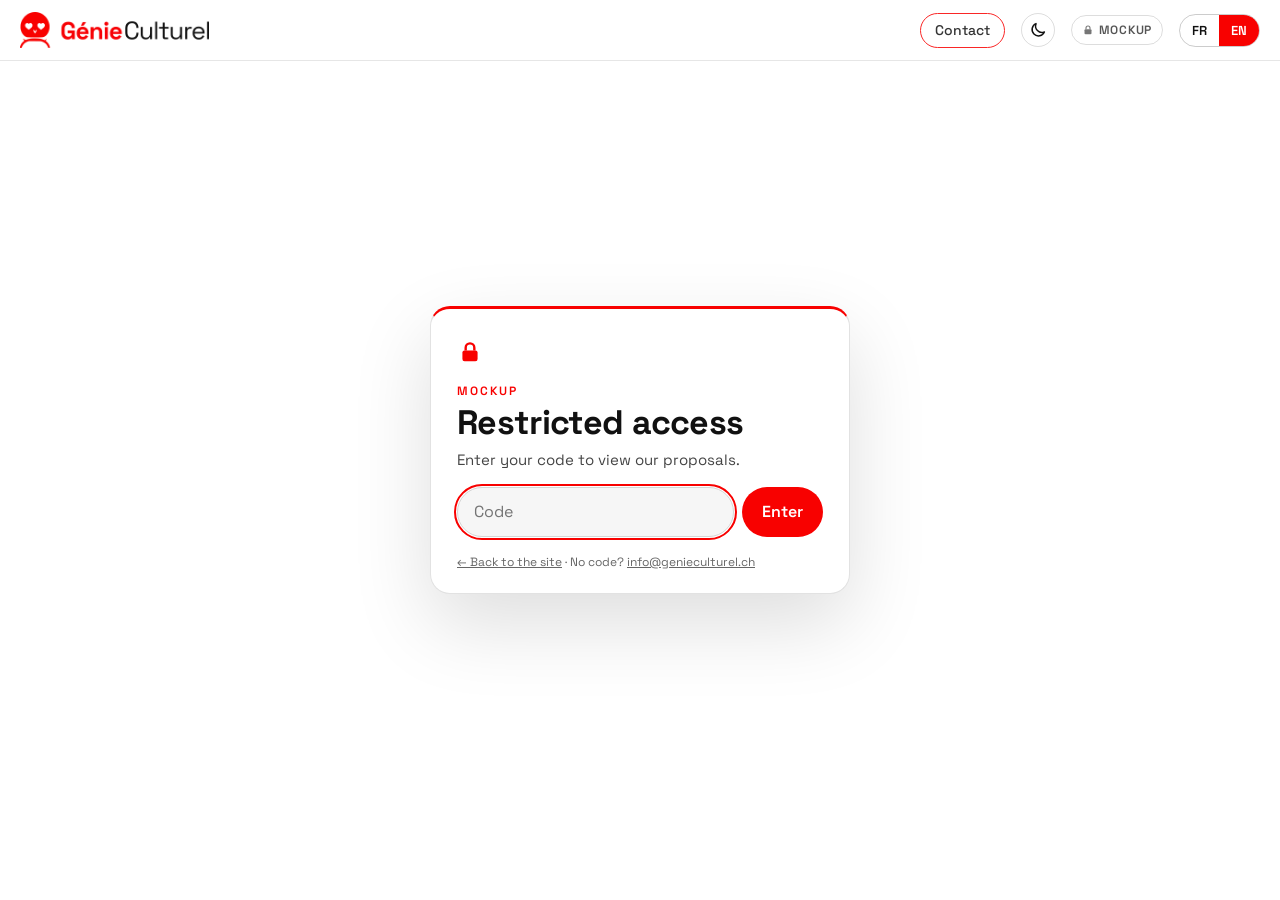
<file: chez-vous/europe-memoires-vivantes.html>
<!doctype html>
<html lang="fr" data-lang="fr" data-theme="light">
<head>
<meta charset="utf-8">
<meta name="viewport" content="width=device-width,initial-scale=1,viewport-fit=cover">
<meta name="robots" content="noindex,nofollow">
<title>Europe, mémoires vivantes — Génie Culturel · Maison de l’Histoire européenne</title>
<meta name="description" content="Concept Génie Culturel : une maquette augmentée pour rencontrer l’histoire européenne.">
<link rel="icon" href="../favicon.ico" sizes="any">
<link rel="icon" type="image/png" sizes="32x32" href="../assets/img/favicon-32.png">
<link rel="icon" type="image/png" sizes="512x512" href="../assets/img/icon-512.png">
<link rel="apple-touch-icon" sizes="180x180" href="../assets/img/apple-touch-icon.png">
<link rel="preload" href="../assets/fonts/SpaceGrotesk-VariableFont_wght.ttf" as="font" type="font/ttf" crossorigin>
<meta name="color-scheme" content="light dark"><script>(function(){var d=document.documentElement,t=null;try{t=new URLSearchParams(location.search).get("theme");if(t==="light"||t==="dark")localStorage.setItem("gc-theme",t);t=localStorage.getItem("gc-theme")}catch(e){}d.setAttribute("data-theme",t==="dark"?"dark":"light")})()</script><style>html.mk-locked main,html.mk-locked footer{display:none!important}</style><script>(function(){var d=document.documentElement;d.setAttribute("data-mk","lock");var ok=false;try{ok=localStorage.getItem("gc-mk")==="1"}catch(e){}if(!ok)d.classList.add("mk-locked")})()</script><style>html.cv-locked body{visibility:hidden}</style><script>/* v56 per-concept guard (deterrence only) */(function(){var d=document.documentElement,u=false;try{u=sessionStorage.getItem("gc-cv-europe-memoires-vivantes")==="1"}catch(e){}if(!u){d.classList.add("cv-locked");location.replace("index.html?cv=europe-memoires-vivantes#cv-list")}})()</script>
<link rel="stylesheet" href="../style.css?v=60">
</head>
<body class="cvpage">
<header class="top">
  <a href="../index.html#top" class="logo"><img class="logo-w" src="../assets/img/logo-gc-white.png" alt="Génie Culturel — Expériences XR"><img class="logo-d" src="../assets/img/logo-gc-dark.png" alt="Génie Culturel — Expériences XR"></a>
  <nav class="cv-nav">
    <a href="#contact" class="nav-cta"><span lang="fr">Contact</span><span lang="en">Contact</span></a>
  </nav>
  <button type="button" class="theme-t" aria-label="Thème clair / sombre · Light / dark theme" title="Thème clair / sombre"><svg class="ic-sun" viewBox="0 0 24 24" width="18" height="18" aria-hidden="true"><circle cx="12" cy="12" r="4.2" fill="none" stroke="currentColor" stroke-width="2"/><path d="M12 2v2.5M12 19.5V22M2 12h2.5M19.5 12H22M4.9 4.9l1.8 1.8M17.3 17.3l1.8 1.8M4.9 19.1l1.8-1.8M17.3 6.7l1.8-1.8" stroke="currentColor" stroke-width="2" stroke-linecap="round"/></svg><svg class="ic-moon" viewBox="0 0 24 24" width="18" height="18" aria-hidden="true"><path d="M20.5 14.6A8.5 8.5 0 0 1 9.4 3.5a8.5 8.5 0 1 0 11.1 11.1z" fill="none" stroke="currentColor" stroke-width="2" stroke-linejoin="round"/></svg></button>
  <a class="mk-link" href="../chez-vous/index.html"><svg class="ic-lock" viewBox="0 0 24 24" width="12" height="12" aria-hidden="true"><rect x="5" y="10.5" width="14" height="10" rx="2" fill="currentColor"/><path d="M8 10.5V8a4 4 0 0 1 8 0v2.5" fill="none" stroke="currentColor" stroke-width="2.2"/></svg><span>Mockup</span></a>
  <div class="lang" role="group" aria-label="Language"><button data-set="fr">FR</button><button data-set="en">EN</button></div>
</header>
<main id="top">

<!-- P1 · HERO -->
<section class="cv-hero">
  <div class="wrap">
    <div class="cv-split cv-hero-g"><div>
    <a class="cv-back" href="index.html"><span lang="fr">← Retour aux Mockups</span><span lang="en">← Back to Mockups</span></a>
    <p class="tag">Génie Culturel · <span lang="fr">Maison de l’Histoire européenne</span><span lang="en">House of European History</span></p>
    <h1><em>EUROPE</em><br><span lang="fr">MÉMOIRES VIVANTES</span><span lang="en">LIVING MEMORIES</span></h1>
    <p class="hook"><span lang="fr">Une maquette augmentée pour rencontrer l’histoire européenne</span><span lang="en">An augmented scale model to encounter European history</span></p>
    <p class="cv-insp"><span lang="fr">Basé sur notre produit <a href="../index.html#cat-barryland">Maquette Augmentée AR/VR</a></span><span lang="en">Based on our <a href="../index.html#cat-barryland">Augmented Scale Model AR/VR</a> product</span></p>
    </div>
    <figure class="cv-fig"><img src="../assets/img/cv-europe-hero.webp" alt="Visitors wearing headsets around a relief model of Europe"><figcaption><span lang="fr">Vue d’intention générée par IA</span><span lang="en">AI-generated concept view</span></figcaption></figure>
    </div>
  </div>
</section>

<!-- P2 · CHARACTERS -->
<section class="cv-sec">
  <div class="wrap cv-split">
    <div>
      <h2><span lang="fr">Des personnages qui donnent vie au continent</span><span lang="en">Characters who bring the continent to life</span></h2>
      <div class="cv-fig-q"><h3>Marie Curie</h3><p><span lang="fr">Les savoirs voyagent, les trajectoires se croisent.</span><span lang="en">Knowledge travels, paths intersect.</span></p></div>
      <div class="cv-fig-q"><h3>Robert Schuman</h3><p><span lang="fr">La coopération prend forme sur le relief de l’Europe.</span><span lang="en">Cooperation takes shape on the relief of Europe.</span></p></div>
      <p class="cv-small"><span lang="fr">Figures proposées, à choisir avec le musée</span><span lang="en">Proposed figures, to be chosen with the museum</span></p>
    </div>
    <figure class="cv-fig"><img loading="lazy" src="../assets/img/cv-europe-curie.webp" alt="Marie Curie as a hologram above the model"><figcaption><span lang="fr">Vue d’intention générée par IA</span><span lang="en">AI-generated concept view</span></figcaption></figure>
  </div>
  <div class="wrap"><p class="cv-note"><span lang="fr">Personnages à hauteur humaine. Musée et maquette restent visibles dans le casque.</span><span lang="en">Life-size characters. The museum and the model remain visible in the headset.</span></p></div>
</section>

<!-- P3 · FIRST CHAPTER -->
<section class="cv-sec">
  <div class="wrap">
    <h2><span lang="fr">Un premier chapitre à construire ensemble</span><span lang="en">A first chapter to build together</span></h2>
    <div class="cv-split cv-split-r">
      <figure class="cv-fig"><img loading="lazy" src="../assets/img/cv-europe-schuman.webp" alt="Robert Schuman as a hologram next to the model"><figcaption><span lang="fr">Vue d’intention générée par IA · Format et contenus à coconcevoir avec le musée</span><span lang="en">AI-generated concept view · Format and content to be co-designed with the museum</span></figcaption></figure>
      <div>
        <h3 class="cv-red"><span lang="fr">Reconstruire et relier l’Europe</span><span lang="en">Rebuilding and connecting Europe</span></h3>
        <p class="exp"><span lang="fr">Un objet des collections ouvre le récit. Le personnage apparaît. La maquette révèle les liens.</span><span lang="en">An object from the collections opens the story. The character appears. The model reveals the connections.</span></p>
        <h3><span lang="fr">Format proposé</span><span lang="en">Proposed format</span></h3>
        <p class="exp"><span lang="fr">3 à 5 minutes, un chapitre à tester avec vos publics.</span><span lang="en">3 to 5 minutes, one chapter to test with your audiences.</span></p>
      </div>
    </div>
    <p class="cv-next"><span lang="fr">Prochaine étape : choisir un public, un objet et un objectif pédagogique.</span><span lang="en">Next step: choose an audience, an object and a learning objective.</span></p>
  </div>
</section>


<!-- CONTACT -->
<section class="contact" id="contact">
  <div class="nl-straddle"><button type="button" class="nl-open nl-pill" aria-haspopup="dialog" aria-controls="nl"><span lang="fr">Restons en contact</span><span lang="en">Let’s stay in touch</span></button></div>
  <div class="wrap">
    <h2><span lang="fr">Construisons ce premier <br><em>chapitre ensemble.</em></span><span lang="en">Let’s build this first <br><em>chapter together.</em></span></h2>
    <div class="cta-row">
      <a class="btn" href="mailto:info@genieculturel.ch?subject=Europe%2C%20m%C3%A9moires%20vivantes%20%E2%80%94%20G%C3%A9nie%20Culturel">info@genieculturel.ch</a>
      <a class="btn ghost" href="tel:+41766751466">+41 76 675 14 66</a>
    </div>
    <p class="links"><a href="index.html"><span lang="fr">← Retour aux Mockups</span><span lang="en">← Back to Mockups</span></a> · <a href="../index.html#barryland">Barryland</a> · <a href="https://www.genieculturel.ch" target="_blank" rel="noopener">genieculturel.ch</a></p>
  </div>
</section>
<dialog class="nl nl-sender" id="nl" aria-labelledby="nl-title" data-mode="iframe">
  <div class="nl-f">
    <button type="button" class="nl-x" aria-label="Fermer / Close">×</button>
    <h2 id="nl-title" class="nl-sr"><span lang="fr">Restons en contact</span><span lang="en">Let’s stay in touch</span></h2>
    <div class="nl-sender-body">
      <div style="text-align: left" class="sender-form-field" data-sender-form-id="b68PWn"></div>
      <p class="nl-loading"><span lang="fr">Chargement du formulaire…</span><span lang="en">Loading the form…</span></p>
      <p class="nl-back-w"><button type="button" class="nl-back"><span lang="fr">← Retour au site</span><span lang="en">← Back to the site</span></button></p>
      <p class="nl-alt"><span lang="fr">Le formulaire ne s’affiche pas ? Écrivez-nous à <a href="mailto:info@genieculturel.ch">info@genieculturel.ch</a>.</span><span lang="en">Form not showing? Write to us at <a href="mailto:info@genieculturel.ch">info@genieculturel.ch</a>.</span></p>
    </div>
  </div>
  
</dialog>
</main>
<footer><img class="logo-w" src="../assets/img/logo-gc-white.png" alt="Génie Culturel"><img class="logo-d" src="../assets/img/logo-gc-dark.png" alt="Génie Culturel"><nav class="foot-links" aria-label="Liens / Links"><a href="https://www.escapelife.ch/" target="_blank" rel="noopener">escapelife.ch ↗</a><a class="ig" href="https://www.instagram.com/virtual_reality_center/" target="_blank" rel="noopener" aria-label="Instagram Virtual Reality Center" title="Instagram Virtual Reality Center"><svg class="ig-ico" viewBox="0 0 24 24" width="18" height="18" aria-hidden="true" focusable="false"><rect x="2.5" y="2.5" width="19" height="19" rx="5.5" fill="none" stroke="currentColor" stroke-width="2"/><circle cx="12" cy="12" r="4.3" fill="none" stroke="currentColor" stroke-width="2"/><circle cx="17.4" cy="6.6" r="1.3" fill="currentColor"/></svg><span>VR Center</span></a><a class="ig" href="https://www.instagram.com/escapelife.ch/" target="_blank" rel="noopener" aria-label="Instagram Escape Life" title="Instagram Escape Life"><svg class="ig-ico" viewBox="0 0 24 24" width="18" height="18" aria-hidden="true" focusable="false"><rect x="2.5" y="2.5" width="19" height="19" rx="5.5" fill="none" stroke="currentColor" stroke-width="2"/><circle cx="12" cy="12" r="4.3" fill="none" stroke="currentColor" stroke-width="2"/><circle cx="17.4" cy="6.6" r="1.3" fill="currentColor"/></svg><span>Escape Life</span></a></nav><span>Swiss designed by Génie Culturel · Sion, Valais</span></footer>
<div class="lb" hidden><button class="lb-x" aria-label="Close">×</button><button class="lb-p" aria-label="Previous">‹</button><figure><img alt=""><figcaption></figcaption></figure><button class="lb-n" aria-label="Next">›</button></div>
<script src="../app.js?v=59"></script>
</body></html>
</file>
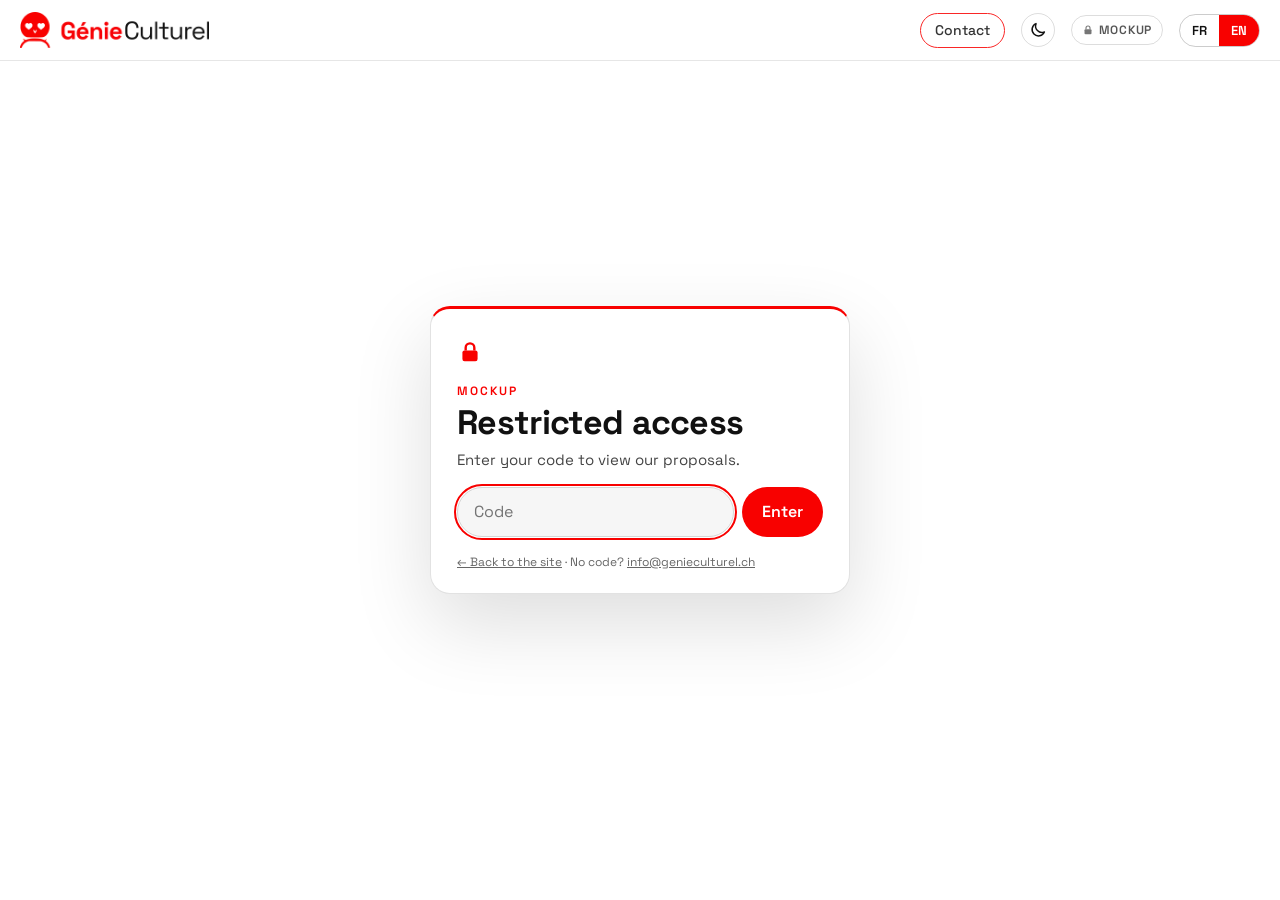
<file: chez-vous/opera-liege.html>
<!doctype html>
<html lang="fr" data-lang="fr" data-theme="light">
<head>
<meta charset="utf-8">
<meta name="viewport" content="width=device-width,initial-scale=1,viewport-fit=cover">
<meta name="robots" content="noindex,nofollow">
<title>L’Opéra, autrement — Opéra Royal de Wallonie-Liège · Génie Culturel</title>
<meta name="description" content="Opéra Royal de Wallonie-Liège : quatre pistes immersives Génie Culturel pour la médiation culturelle — mission AR, maquette augmentée, Chronoscope XR, immersion VR.">
<link rel="icon" href="../favicon.ico" sizes="any">
<link rel="icon" type="image/png" sizes="32x32" href="../assets/img/favicon-32.png">
<link rel="icon" type="image/png" sizes="512x512" href="../assets/img/icon-512.png">
<link rel="apple-touch-icon" sizes="180x180" href="../assets/img/apple-touch-icon.png">
<link rel="preload" href="../assets/fonts/SpaceGrotesk-VariableFont_wght.ttf" as="font" type="font/ttf" crossorigin>
<meta name="color-scheme" content="light dark"><script>(function(){var d=document.documentElement,t=null;try{t=new URLSearchParams(location.search).get("theme");if(t==="light"||t==="dark")localStorage.setItem("gc-theme",t);t=localStorage.getItem("gc-theme")}catch(e){}d.setAttribute("data-theme",t==="dark"?"dark":"light")})()</script><style>html.mk-locked main,html.mk-locked footer{display:none!important}</style><script>(function(){var d=document.documentElement;d.setAttribute("data-mk","lock");var ok=false;try{ok=localStorage.getItem("gc-mk")==="1"}catch(e){}if(!ok)d.classList.add("mk-locked")})()</script><style>html.cv-locked body{visibility:hidden}</style><script>/* v56 per-concept guard (deterrence only) */(function(){var d=document.documentElement,u=false;try{u=sessionStorage.getItem("gc-cv-opera-liege")==="1"}catch(e){}if(!u){d.classList.add("cv-locked");location.replace("index.html?cv=opera-liege#cv-list")}})()</script>
<link rel="stylesheet" href="../style.css?v=60">
</head>
<body class="cvpage">
<header class="top">
  <a href="../index.html#top" class="logo"><img class="logo-w" src="../assets/img/logo-gc-white.png" alt="Génie Culturel — Expériences XR"><img class="logo-d" src="../assets/img/logo-gc-dark.png" alt="Génie Culturel — Expériences XR"></a>
  <nav class="cv-nav">
    <a href="#contact" class="nav-cta"><span lang="fr">Contact</span><span lang="en">Contact</span></a>
  </nav>
  <button type="button" class="theme-t" aria-label="Thème clair / sombre · Light / dark theme" title="Thème clair / sombre"><svg class="ic-sun" viewBox="0 0 24 24" width="18" height="18" aria-hidden="true"><circle cx="12" cy="12" r="4.2" fill="none" stroke="currentColor" stroke-width="2"/><path d="M12 2v2.5M12 19.5V22M2 12h2.5M19.5 12H22M4.9 4.9l1.8 1.8M17.3 17.3l1.8 1.8M4.9 19.1l1.8-1.8M17.3 6.7l1.8-1.8" stroke="currentColor" stroke-width="2" stroke-linecap="round"/></svg><svg class="ic-moon" viewBox="0 0 24 24" width="18" height="18" aria-hidden="true"><path d="M20.5 14.6A8.5 8.5 0 0 1 9.4 3.5a8.5 8.5 0 1 0 11.1 11.1z" fill="none" stroke="currentColor" stroke-width="2" stroke-linejoin="round"/></svg></button>
  <a class="mk-link" href="../chez-vous/index.html"><svg class="ic-lock" viewBox="0 0 24 24" width="12" height="12" aria-hidden="true"><rect x="5" y="10.5" width="14" height="10" rx="2" fill="currentColor"/><path d="M8 10.5V8a4 4 0 0 1 8 0v2.5" fill="none" stroke="currentColor" stroke-width="2.2"/></svg><span>Mockup</span></a>
  <div class="lang" role="group" aria-label="Language"><button data-set="fr">FR</button><button data-set="en">EN</button></div>
</header>
<main id="top">
<!-- HERO -->
<section class="cv-hero">
  <div class="wrap">
    <div class="cv-split cv-hero-g"><div>
    <a class="cv-back" href="index.html"><span lang="fr">← Retour aux Mockups</span><span lang="en">← Back to Mockups</span></a>
    <p class="tag">Génie Culturel · <span lang="fr">Propositions</span><span lang="en">Proposals</span></p>
    <h1><span lang="fr">L’OPÉRA,<br><em>AUTREMENT.</em></span><span lang="en">THE OPERA,<br><em>DIFFERENTLY.</em></span></h1>
    <p class="hook"><span lang="fr">La scène se découvre, se joue et se vit.</span><span lang="en">The stage to discover, to play and to experience.</span></p>
    <p class="exp"><span lang="fr">Quatre pistes immersives conçues pour prolonger la médiation culturelle auprès des scolaires, des jeunes et des familles.</span><span lang="en">Four immersive tracks designed to extend cultural mediation for school groups, young people and families.</span></p>
    <p class="cv-small"><span lang="fr">Opéra Royal de Wallonie-Liège · Proposition de concept</span><span lang="en">Opéra Royal de Wallonie-Liège · Concept proposal</span></p>
    </div>
    <div class="pr-tiles">
      <a class="pr-tile" href="#coulisses"><img src="../assets/img/op-coulisses-t.webp" alt="Backstage Mission"><span><span lang="fr">Mission Coulisses</span><span lang="en">Backstage Mission</span></span></a>
      <a class="pr-tile" href="#scene"><img src="../assets/img/op-maquette-t.webp" alt="The stage comes to life"><span><span lang="fr">La scène prend vie</span><span lang="en">The stage comes to life</span></span></a>
      <a class="pr-tile" href="#temps"><img src="../assets/img/op-temps-t.webp" alt="The opera through time"><span><span lang="fr">L’Opéra à travers le temps</span><span lang="en">The opera through time</span></span></a>
      <a class="pr-tile" href="#premiere"><img src="../assets/img/op-premiere-t.webp" alt="Opening Night!"><span><span lang="fr">La Première !</span><span lang="en">Opening Night!</span></span></a>
    </div>
    </div>
  </div>
</section>

<!-- 1 · MISSION COULISSES (ARcheoGame Tour) -->
<section class="cv-sec" id="coulisses">
  <div class="wrap">
    <div class="cv-split">
      <div>
        <p class="tag"><span lang="fr">ARcheoGame Tour</span><span lang="en">ARcheoGame Tour</span></p>
        <h2><span lang="fr">Mission Coulisses</span><span lang="en">Backstage Mission</span></h2>
        <h3 class="cv-red"><span lang="fr">Devenez membre de l’équipe de l’Opéra.</span><span lang="en">Join the opera’s team.</span></h3>
        <p class="exp"><span lang="fr">La première approche : une mission AR dans les espaces accessibles du théâtre. Retrouver un accessoire, comprendre les métiers et résoudre les défis d’une représentation.</span><span lang="en">The first approach: an AR mission in the theatre’s accessible spaces. Find a prop, understand the professions and solve the challenges of a performance.</span></p>
        <div class="pr-start"><b><span lang="fr">Format accessible</span><span lang="en">Accessible format</span></b><span><span lang="fr">5 étapes envisagées · 25–40 min<br>Smartphones · Scolaires / familles</span><span lang="en">5 planned stops · 25–40 min<br>Smartphones · School groups / families</span></span></div>
        <p class="cv-insp"><span lang="fr">Basé sur le produit catalogue </span><span lang="en">Based on the catalogue product </span><a href="../index.html#cat-archeogame"><span lang="fr">ARcheoGame Tour</span><span lang="en">ARcheoGame Tour</span> →</a></p>
      </div>
      <figure class="cv-fig"><button class="g cv-g" data-gal="op" data-i="0" data-src="../assets/img/op-coulisses.webp" data-fr="Vue d’intention générée par IA" data-en="AI-generated concept view"><img loading="lazy" src="../assets/img/op-coulisses.webp" alt="Young visitors in the auditorium watching an augmented singer on a smartphone"></button><figcaption><span lang="fr">Vue d’intention générée par IA</span><span lang="en">AI-generated concept view</span></figcaption></figure>
    </div>
  </div>
</section>

<!-- 2 · LA SCÈNE PREND VIE (Maquette Augmentée AR/VR) -->
<section class="cv-sec" id="scene">
  <div class="wrap">
    <div class="cv-split cv-split-r">
      <figure class="cv-fig"><button class="g cv-g" data-gal="op" data-i="1" data-src="../assets/img/op-maquette.webp" data-fr="Vue d’intention générée par IA" data-en="AI-generated concept view"><img loading="lazy" src="../assets/img/op-maquette.webp" alt="Visitor with a handheld viewer in front of an augmented stage-set model with costume and staging panels"></button><figcaption><span lang="fr">Vue d’intention générée par IA</span><span lang="en">AI-generated concept view</span></figcaption></figure>
      <div>
        <p class="tag"><span lang="fr">Maquette Augmentée AR/VR</span><span lang="en">Augmented Scale Model AR/VR</span></p>
        <h2><span lang="fr">La scène prend vie.</span><span lang="en">The stage comes to life.</span></h2>
        <h3 class="cv-red"><span lang="fr">Une maquette. Mille métamorphoses.</span><span lang="en">One model. A thousand transformations.</span></h3>
        <p class="exp"><span lang="fr">Une maquette de décor révélée par la réalité mixte : choix de scénographie, costumes, mouvements, lumière et transformations de l’œuvre, de l’idée à la scène.</span><span lang="en">A stage-set model revealed through mixed reality: set design choices, costumes, movement, lighting and the work’s transformations, from idea to stage.</span></p>
        <div class="pr-start"><b><span lang="fr">Adapté de Barryland</span><span lang="en">Adapted from Barryland</span></b><span><span lang="fr">Installation muséale · 6 ou 12 visionneuses possibles</span><span lang="en">Museum installation · 6 or 12 viewers possible</span></span></div>
        <p class="cv-insp"><span lang="fr">Basé sur le produit catalogue </span><span lang="en">Based on the catalogue product </span><a href="../index.html#cat-barryland"><span lang="fr">Maquette Augmentée AR/VR</span><span lang="en">Augmented Scale Model AR/VR</span> →</a></p>
      </div>
    </div>
  </div>
</section>

<!-- 3 · L'OPÉRA À TRAVERS LE TEMPS (Chronoscope XR) -->
<section class="cv-sec" id="temps">
  <div class="wrap">
    <div class="cv-split">
      <div>
        <p class="tag"><span lang="fr">Chronoscope XR</span><span lang="en">Chronoscope XR</span></p>
        <h2><span lang="fr">L’Opéra à travers le temps.</span><span lang="en">The opera through time.</span></h2>
        <h3 class="cv-red"><span lang="fr">Voir ce qui a changé. Comprendre ce qui reste.</span><span lang="en">See what has changed. Understand what remains.</span></h3>
        <p class="exp"><span lang="fr">Un poste de visionnage permet de comparer les époques, de découvrir une ancienne production ou d’observer un décor reconstitué à 360°.</span><span lang="en">A viewing station lets visitors compare eras, discover a past production or observe a set reconstructed in 360°.</span></p>
        <div class="pr-start"><b><span lang="fr">Visite en flux continu</span><span lang="en">Continuous-flow visit</span></b><span><span lang="fr">1–2 stations · Court format · Publics variés</span><span lang="en">1–2 stations · Short format · Varied audiences</span></span></div>
        <p class="cv-insp"><span lang="fr">Basé sur le produit catalogue </span><span lang="en">Based on the catalogue product </span><a href="../index.html#cat-chronoscope"><span lang="fr">Chronoscope XR</span><span lang="en">Chronoscope XR</span> →</a></p>
      </div>
      <figure class="cv-fig"><button class="g cv-g" data-gal="op" data-i="2" data-src="../assets/img/op-temps.webp" data-fr="Vue d’intention générée par IA" data-en="AI-generated concept view"><img loading="lazy" src="../assets/img/op-temps.webp" alt="Split view of the theatre in the past and today, seen through a VR headset"></button><figcaption><span lang="fr">Vue d’intention générée par IA</span><span lang="en">AI-generated concept view</span></figcaption></figure>
    </div>
  </div>
</section>

<!-- 4 · LA PREMIÈRE ! (Immersion historique VR) -->
<section class="cv-sec" id="premiere">
  <div class="wrap">
    <div class="cv-split cv-split-r">
      <figure class="cv-fig"><button class="g cv-g" data-gal="op" data-i="3" data-src="../assets/img/op-premiere.webp" data-fr="Vue d’intention générée par IA" data-en="AI-generated concept view"><img loading="lazy" src="../assets/img/op-premiere.webp" alt="Team in VR headsets preparing a performance backstage among costumes and scenery"></button><figcaption><span lang="fr">Vue d’intention générée par IA</span><span lang="en">AI-generated concept view</span></figcaption></figure>
      <div>
        <p class="tag"><span lang="fr">Immersion historique VR</span><span lang="en">VR Historical Immersion</span></p>
        <h2><span lang="fr">La Première !</span><span lang="en">Opening Night!</span></h2>
        <h3 class="cv-red"><span lang="fr">Une aventure collective dans les coulisses.</span><span lang="en">A collective adventure backstage.</span></h3>
        <p class="exp"><span lang="fr">Une mission VR coopérative : reconstituer les derniers préparatifs d’une représentation, collaborer avec des métiers de l’Opéra et relever les défis avant le lever de rideau.</span><span lang="en">A cooperative VR mission: recreate the final preparations for a performance, work alongside the opera’s professions and take on the challenges before the curtain rises.</span></p>
        <div class="pr-start"><b><span lang="fr">Expérience premium</span><span lang="en">Premium experience</span></b><span><span lang="fr">4–8 participants envisagés · Développement sur mesure</span><span lang="en">4–8 participants planned · Custom development</span></span></div>
        <p class="cv-insp"><span lang="fr">Basé sur le produit catalogue </span><span lang="en">Based on the catalogue product </span><a href="../index.html#cat-immersion"><span lang="fr">Immersion historique VR</span><span lang="en">VR Historical Immersion</span> →</a></p>
      </div>
    </div>
  </div>
</section>

<!-- 5 · NEXT STEP -->
<section class="cv-sec" id="etape">
  <div class="wrap">
    <p class="tag"><span lang="fr">Prochaine étape</span><span lang="en">Next step</span></p>
    <h2><span lang="fr">Une première étape.</span><span lang="en">A first step.</span></h2>
    <h3 class="cv-red"><span lang="fr">Tester avec les publics de l’Opéra, puis élargir le dispositif.</span><span lang="en">Test with the opera’s audiences, then expand the set-up.</span></h3>
    <div class="pr-cards op-next">
      <div class="pr-card"><figure class="cv-fig"><img loading="lazy" src="../assets/img/op-coulisses-t.webp" alt="Backstage Mission"></figure><h3><b class="pr-num">01 /</b> <span lang="fr">Mission Coulisses</span><span lang="en">Backstage Mission</span></h3><p class="pr-sub"><span lang="fr">Médiation AR · Format accessible</span><span lang="en">AR mediation · Accessible format</span></p><p><span lang="fr">Test sur visite scolaire</span><span lang="en">Tested on a school visit</span></p></div>
      <div class="pr-card"><figure class="cv-fig"><img loading="lazy" src="../assets/img/op-maquette-t.webp" alt="The stage comes to life"></figure><h3><b class="pr-num">02 /</b> <span lang="fr">La scène prend vie</span><span lang="en">The stage comes to life</span></h3><p class="pr-sub"><span lang="fr">Installation signature</span><span lang="en">Signature installation</span></p><p><span lang="fr">Exposition ou espace pérenne</span><span lang="en">Exhibition or permanent space</span></p></div>
    </div>
    <div class="pr-start op-cadrage"><b><span lang="fr">Cadrage</span><span lang="en">Scoping</span></b><span><span lang="fr">Objectifs pédagogiques · Espaces · Contenus disponibles · Publics cibles</span><span lang="en">Learning objectives · Spaces · Available content · Target audiences</span></span></div>
    <p class="exp"><span lang="fr">L’exploitation, le support et les modalités de licence seront définis selon le format retenu.</span><span lang="en">Operation, support and licensing terms will be defined according to the chosen format.</span></p>
    <p class="cv-small"><span lang="fr">Visualisations conceptuelles · Scénarios à co-concevoir avec l’Opéra · Vues d’intention générées par IA</span><span lang="en">Conceptual visualisations · Scenarios to be co-designed with the opera · AI-generated concept views</span></p>
  </div>
</section>
<!-- CONTACT -->
<section class="contact" id="contact">
  <div class="nl-straddle"><button type="button" class="nl-open nl-pill" aria-haspopup="dialog" aria-controls="nl"><span lang="fr">Restons en contact</span><span lang="en">Let’s stay in touch</span></button></div>
  <div class="wrap">
    <h2><span lang="fr">Imaginons ensemble <br><em>votre expérience.</em></span><span lang="en">Let’s imagine <br><em>your experience.</em></span></h2>
    <div class="cta-row">
      <a class="btn" href="mailto:info@genieculturel.ch?subject=Op%C3%A9ra%20Royal%20de%20Wallonie-Li%C3%A8ge%20%E2%80%94%20G%C3%A9nie%20Culturel">info@genieculturel.ch</a>
      <a class="btn ghost" href="tel:+41766751466">+41 76 675 14 66</a>
    </div>
    <p class="links"><a href="index.html"><span lang="fr">← Retour aux Mockups</span><span lang="en">← Back to Mockups</span></a> · <a href="../index.html#portfolio"><span lang="fr">Le portfolio</span><span lang="en">The portfolio</span></a> · <a href="https://www.genieculturel.ch" target="_blank" rel="noopener">genieculturel.ch</a></p>
  </div>
</section>
<dialog class="nl nl-sender" id="nl" aria-labelledby="nl-title" data-mode="iframe">
  <div class="nl-f">
    <button type="button" class="nl-x" aria-label="Fermer / Close">×</button>
    <h2 id="nl-title" class="nl-sr"><span lang="fr">Restons en contact</span><span lang="en">Let’s stay in touch</span></h2>
    <div class="nl-sender-body">
      <div style="text-align: left" class="sender-form-field" data-sender-form-id="b68PWn"></div>
      <p class="nl-loading"><span lang="fr">Chargement du formulaire…</span><span lang="en">Loading the form…</span></p>
      <p class="nl-back-w"><button type="button" class="nl-back"><span lang="fr">← Retour au site</span><span lang="en">← Back to the site</span></button></p>
      <p class="nl-alt"><span lang="fr">Le formulaire ne s’affiche pas ? Écrivez-nous à <a href="mailto:info@genieculturel.ch">info@genieculturel.ch</a>.</span><span lang="en">Form not showing? Write to us at <a href="mailto:info@genieculturel.ch">info@genieculturel.ch</a>.</span></p>
    </div>
  </div>
  
</dialog>
</main>
<footer><img class="logo-w" src="../assets/img/logo-gc-white.png" alt="Génie Culturel"><img class="logo-d" src="../assets/img/logo-gc-dark.png" alt="Génie Culturel"><nav class="foot-links" aria-label="Liens / Links"><a href="https://www.escapelife.ch/" target="_blank" rel="noopener">escapelife.ch ↗</a><a class="ig" href="https://www.instagram.com/virtual_reality_center/" target="_blank" rel="noopener" aria-label="Instagram Virtual Reality Center" title="Instagram Virtual Reality Center"><svg class="ig-ico" viewBox="0 0 24 24" width="18" height="18" aria-hidden="true" focusable="false"><rect x="2.5" y="2.5" width="19" height="19" rx="5.5" fill="none" stroke="currentColor" stroke-width="2"/><circle cx="12" cy="12" r="4.3" fill="none" stroke="currentColor" stroke-width="2"/><circle cx="17.4" cy="6.6" r="1.3" fill="currentColor"/></svg><span>VR Center</span></a><a class="ig" href="https://www.instagram.com/escapelife.ch/" target="_blank" rel="noopener" aria-label="Instagram Escape Life" title="Instagram Escape Life"><svg class="ig-ico" viewBox="0 0 24 24" width="18" height="18" aria-hidden="true" focusable="false"><rect x="2.5" y="2.5" width="19" height="19" rx="5.5" fill="none" stroke="currentColor" stroke-width="2"/><circle cx="12" cy="12" r="4.3" fill="none" stroke="currentColor" stroke-width="2"/><circle cx="17.4" cy="6.6" r="1.3" fill="currentColor"/></svg><span>Escape Life</span></a></nav><span>Swiss designed by Génie Culturel · Sion, Valais</span></footer>
<div class="lb" hidden><button class="lb-x" aria-label="Close">×</button><button class="lb-p" aria-label="Previous">‹</button><figure><img alt=""><figcaption></figcaption></figure><button class="lb-n" aria-label="Next">›</button></div>
<script src="../app.js?v=59"></script>
</body></html>
</file>
<file: style.css>
@font-face{font-family:"Space Grotesk";src:url(assets/fonts/SpaceGrotesk-VariableFont_wght.ttf) format("truetype");font-weight:300 700;font-display:swap}
:root{--red:#F80100;--bg:#000;--bg2:#0d0d0d;--fg:#fff;--mut:#a9a9a9;--c:var(--red)}
*{box-sizing:border-box;margin:0;padding:0}
html{scroll-behavior:smooth;-webkit-text-size-adjust:100%}
body{font-family:"Space Grotesk",system-ui,sans-serif;background:var(--bg);color:var(--fg);line-height:1.5;font-size:16px;overflow-x:hidden}
html[data-lang=fr] [lang=en],html[data-lang=en] [lang=fr]{display:none}
a{color:inherit}
img,video{display:block;max-width:100%}
.wrap{width:min(1180px,100% - 40px);margin:0 auto}
/* header */
.top{position:fixed;inset:0 0 auto;z-index:50;display:flex;align-items:center;gap:16px;padding:12px 20px;background:linear-gradient(#000c,#0000);backdrop-filter:blur(6px)}
.logo img{height:30px;width:auto}
.top nav{display:none;margin-left:auto;gap:22px;font-size:14px;font-weight:500}
.top nav a{text-decoration:none;opacity:.85}.top nav a:hover{opacity:1;color:var(--red)}
.nav-cta{border:1px solid var(--red);padding:6px 14px;border-radius:99px}
.lang{margin-left:auto;display:flex;border:1px solid #fff4;border-radius:99px;overflow:hidden}
.lang button{background:none;border:0;color:#fff;font:600 13px "Space Grotesk";padding:7px 12px;cursor:pointer}
html[data-lang=fr] [data-set=fr],html[data-lang=en] [data-set=en]{background:var(--red)}
@media(min-width:900px){.top nav{display:flex}.lang{margin-left:8px}.logo img{height:36px}}
/* typo */
.tag{font-size:12px;letter-spacing:.14em;text-transform:uppercase;color:var(--c);font-weight:600;margin-bottom:10px}
h1,h2,h3{font-weight:700;line-height:1.02;letter-spacing:-.02em}
h2{font-size:clamp(30px,5vw,54px);margin-bottom:18px}
h2 em,h1 span{font-style:normal;color:var(--red)}
.exp{color:#ddd;font-size:17px;max-width:62ch;margin-bottom:18px}
.cap,.note{font-size:12px;color:var(--mut);margin-top:8px}
.btn{display:inline-block;background:var(--red);color:#fff;text-decoration:none;font-weight:600;padding:14px 24px;border-radius:99px;transition:.2s}
.btn:hover{transform:translateY(-2px);box-shadow:0 8px 30px #f8010066}
.btn.ghost{background:none;border:1px solid #fff6}
section{padding:72px 0}
/* hero */
.hero{position:relative;min-height:100svh;display:flex;align-items:flex-end;padding:0;overflow:hidden}
.hero-bg{position:absolute;inset:0}
.hero-bg .vid{height:100%;aspect-ratio:auto;border-radius:0}
.hero-bg video{width:100%;height:100%;object-fit:cover}
.hero:after{content:"";position:absolute;inset:0;background:linear-gradient(180deg,#0008 0%,#0003 35%,#000d 78%,#000 100%)}
.hero-inner{position:relative;z-index:2;padding:0 20px 56px;width:min(1180px,100%);margin:0 auto}
.kicker{font-size:12px;letter-spacing:.16em;text-transform:uppercase;display:flex;align-items:center;gap:8px;margin-bottom:12px}
.dot{width:8px;height:8px;border-radius:50%;background:var(--red);box-shadow:0 0 12px var(--red)}
h1{font-size:clamp(64px,15vw,180px);line-height:.88;letter-spacing:-.04em}
.lead{font-size:clamp(22px,3.4vw,36px);font-weight:600;margin:14px 0 8px}
.sub{color:#ddd;max-width:56ch;margin-bottom:18px}
.chips{display:flex;flex-wrap:wrap;gap:8px;margin-bottom:24px}
.chips>span{border:1px solid #fff5;background:#0006;padding:6px 12px;border-radius:99px;font-size:13px;font-weight:500}
.chips>span:first-child,.chips>span:nth-child(2){border-color:var(--red);background:#f8010033}
/* video */
.vid{position:relative;border-radius:18px;overflow:hidden;background:#111}
.vid video{width:100%;height:100%;object-fit:cover}
.r-h{aspect-ratio:16/9}.r-v{aspect-ratio:9/16}.r-s{aspect-ratio:1}
/* barry */
.barry{background:var(--bg)}
.split{display:grid;gap:36px;align-items:center}
.phone{max-width:340px;margin:0 auto;width:100%}
@media(min-width:900px){.split{grid-template-columns:minmax(0,380px) 1fr;gap:64px}.vrc .split{grid-template-columns:1fr minmax(0,440px)}}
.steps{list-style:none;display:grid;gap:14px;margin:8px 0 22px}
.steps li{display:flex;gap:14px;color:#ddd}
.steps b{color:var(--red);font-size:22px;line-height:1.1;min-width:34px}
.biz{list-style:none;display:grid;gap:8px;margin:6px 0 18px}
.biz li{padding-left:22px;position:relative;font-size:15px;color:#eee}
.biz li:before{content:"";position:absolute;left:0;top:.55em;width:10px;height:10px;background:var(--c);clip-path:polygon(0 0,100% 50%,0 100%)}
/* gallery */
.gallery{display:flex;gap:10px;overflow-x:auto;scroll-snap-type:x mandatory;padding:14px 0 10px;margin:8px 0;scrollbar-width:thin}
.g{flex:0 0 auto;scroll-snap-align:start;border:0;padding:0;background:none;cursor:zoom-in;border-radius:12px;overflow:hidden;height:150px}
.g img{height:100%;width:auto;transition:.3s}
.g:hover img{transform:scale(1.05)}
@media(min-width:900px){.g{height:190px}}
.barry .gallery{margin-top:40px}
/* chrono */
.chrono{background:radial-gradient(ellipse at top,#2a1f08 0%,#000 60%);--c:#E2B65A}
.chrono h2 em{color:#E2B65A}
.chrono-head{display:grid;gap:20px;align-items:center;margin-bottom:28px}
.chrono-logo{width:220px;border-radius:14px}
@media(min-width:900px){.chrono-head{grid-template-columns:1fr;gap:48px}.chrono-logo{width:300px}}
.chrono-foot{margin-top:18px}
/* products */
.portfolio{background:var(--bg2)}
.prod{display:grid;gap:22px;padding:42px 0;border-top:1px solid #222}
.prod:first-of-type{margin-top:24px}
.prod h3{font-size:clamp(30px,4.4vw,48px)}
.hook{font-size:20px;font-weight:600;color:var(--c);margin:6px 0 12px}
.prod-media{max-width:100%}
.prod-media .r-v{max-width:320px;margin:0 auto}
@media(min-width:900px){.prod{grid-template-columns:420px 1fr;gap:56px;align-items:start}.prod-media{position:sticky;top:90px}}
.yt{position:relative;border:0;padding:0;background:#111;border-radius:18px;overflow:hidden;cursor:pointer;width:100%;aspect-ratio:16/9;display:block;color:#fff;font-family:inherit}
.prod-body .yt{max-width:360px;margin-top:6px;border-radius:12px}
.yt img{width:100%;height:100%;object-fit:cover;opacity:.8}
.yt .play{position:absolute;inset:0;margin:auto;width:64px;height:64px;border-radius:50%;background:var(--red);display:grid;place-items:center;font-size:24px}
.yt .yt-l{position:absolute;left:14px;bottom:10px;font-size:13px;font-weight:600}
.yt iframe{position:absolute;inset:0;width:100%;height:100%;border:0}
/* vrc */
.vrc{--c:#1E42FF}
.vrc-logo{height:56px;width:auto;margin-bottom:20px}
.sq{max-width:440px;margin:0 auto;width:100%}
/* awards */
.awards{padding:56px 0;border-top:1px solid #222}
.aw{display:grid;gap:12px;grid-template-columns:repeat(auto-fit,minmax(240px,1fr))}
.aw div{border:1px solid #2a2a2a;border-radius:16px;padding:18px;display:grid;gap:4px}
.aw b{color:var(--red);font-size:28px}.aw span{font-weight:600}.aw small{color:var(--mut)}
.press{color:var(--mut);margin-top:16px;font-size:14px}
/* contact */
.contact{background:linear-gradient(135deg,#F80100 0%,#7a0000 100%);text-align:center;padding:90px 0}
.contact h2 em{color:#000}
.contact .exp{margin:0 auto 26px;color:#fff}
.cta-row{display:flex;flex-wrap:wrap;gap:12px;justify-content:center}
.contact .btn{background:#000}.contact .btn.ghost{background:none;border-color:#fff}
.links{margin-top:26px;font-size:14px}
footer{display:flex;flex-wrap:wrap;gap:12px;align-items:center;justify-content:space-between;padding:26px 20px;font-size:12px;color:var(--mut)}
footer img{height:26px;width:auto}
/* lightbox */
.lb{position:fixed;inset:0;z-index:100;background:#000e;display:flex;align-items:center;justify-content:center;touch-action:pan-y}
.lb[hidden]{display:none}
.lb figure{max-width:94vw;max-height:88vh;text-align:center}
.lb img{max-width:94vw;max-height:80vh;border-radius:10px;margin:0 auto;user-select:none}
.lb figcaption{margin-top:10px;font-size:14px;color:#ddd}
.lb button{position:absolute;background:#0008;border:1px solid #fff3;color:#fff;font-size:30px;width:48px;height:48px;border-radius:50%;cursor:pointer;line-height:1}
.lb-x{top:16px;right:16px}.lb-p{left:12px}.lb-n{right:12px}
@media(max-width:600px){.lb-p,.lb-n{bottom:20px;top:auto}}
@media(prefers-reduced-motion:reduce){html{scroll-behavior:auto}}
.vrc-brand{display:flex;align-items:center;gap:12px;font-weight:600;letter-spacing:.08em;text-transform:uppercase;font-size:14px;margin-bottom:20px}.vrc-brand .vrc-logo{height:40px;margin:0}.vrc-brand b{color:#1E42FF}
/* studio + press (v2) */
.studio{background:var(--bg2);border-top:1px solid #222}
.press-s{padding:56px 0;border-top:1px solid #222}
.emma{display:grid;gap:8px;text-decoration:none;border:1px solid var(--red);border-radius:18px;padding:22px;margin:4px 0 18px;background:linear-gradient(135deg,#f801001f,#0000 60%);transition:.2s}
.emma:hover{transform:translateY(-2px);box-shadow:0 8px 30px #f8010033}
.emma b{font-size:clamp(20px,2.6vw,28px);line-height:1.15}
.emma span{color:#ddd;max-width:75ch}
.emma .more{color:var(--red);font-weight:600}
.po{color:var(--red)!important;font-size:12px;letter-spacing:.12em;text-transform:uppercase;font-weight:600}
.talks{color:var(--mut);font-size:14px;margin-bottom:18px}.talks a{color:#fff}
.plist{list-style:none;display:grid;gap:0;border-top:1px solid #222}
.plist a{display:grid;grid-template-columns:1fr;gap:2px;padding:12px 0;border-bottom:1px solid #222;text-decoration:none}
.plist a:hover .pt{color:var(--red)}
.pd{color:var(--mut);font-size:13px}.pt{font-weight:500}
@media(min-width:900px){.plist a{grid-template-columns:220px 110px 1fr;align-items:baseline;gap:16px}}
.press-s .note a{color:#fff}
/* v3: honest side-by-side pairs */
.pair{display:grid;grid-template-columns:1fr 1fr;gap:8px;margin:16px 0 6px;max-width:560px}
.pc{position:relative;height:auto!important;aspect-ratio:1;border-radius:12px}
.pc img{width:100%;height:100%;object-fit:cover}
.pl{position:absolute;left:8px;bottom:8px;right:8px;text-align:left;background:#000b;color:#fff;font:600 12px/1.25 "Space Grotesk";padding:5px 8px;border-radius:8px}
.pc:nth-child(2) .pl{border-left:3px solid var(--c)}
.sq .pair{max-width:none;margin-top:0}
.pairs2{display:grid;gap:16px;margin-top:20px}
@media(min-width:900px){.pairs2{grid-template-columns:1fr 1fr}.pairs2 .pair{max-width:none}}
.barry .pair{margin-top:20px}
.cf-grid .pair{margin:0}
/* v3: product media column */
.prod-media .r-v{aspect-ratio:4/5;max-width:360px;width:100%;margin:0 auto}
.prod-media .r-v video{object-position:50% 30%}
.prod-media .yt{max-width:420px;margin:0 auto}
@media(min-width:900px){.prod{grid-template-columns:380px 1fr}.prod-media .r-v{max-width:380px}}
/* v3: press cards */
.emma{display:grid;grid-template-columns:1fr;gap:0;padding:0;overflow:hidden}
.emma .pv{aspect-ratio:16/9}.emma .pb{display:grid;gap:8px;padding:20px}
@media(min-width:900px){.emma{grid-template-columns:420px 1fr}.emma .pv{aspect-ratio:auto;min-height:100%}}
.pv{background:#151515;overflow:hidden}
.pv img{width:100%;height:100%;object-fit:cover}
.pgrid{display:grid;gap:14px;grid-template-columns:repeat(auto-fill,minmax(260px,1fr))}
.pcard{display:flex;flex-direction:column;text-decoration:none;border:1px solid #262626;border-radius:16px;overflow:hidden;background:#0b0b0b;transition:.2s}
.pcard:hover{border-color:var(--red);transform:translateY(-2px)}
.pcard .pv{aspect-ratio:16/9;display:grid;place-items:center}
.pv-logo{font-weight:700;font-size:26px;letter-spacing:-.01em;color:#fff}
.pcard .pb{display:flex;flex-direction:column;gap:6px;padding:14px 16px 16px;flex:1}
.pcard b{font-size:16px;line-height:1.25}
.ps{color:#bbb;font-size:14px;line-height:1.4}
.tags{display:flex;flex-wrap:wrap;gap:6px;margin-top:auto;padding-top:6px}
.tg{font-size:11px;font-weight:600;letter-spacing:.04em;border:1px solid #333;border-radius:99px;padding:3px 9px;color:#ddd}
.press-s .note{margin-top:16px}
/* v3: larger section labels & headings */
.tag{font-size:clamp(14px,1.5vw,18px);letter-spacing:.16em;margin-bottom:14px}
h2{font-size:clamp(36px,6vw,76px);margin-bottom:22px}
.prod h3{font-size:clamp(34px,4.8vw,60px)}
.hook{font-size:clamp(19px,2vw,24px)}
.kicker{font-size:clamp(13px,1.3vw,16px)}
.vrc-brand{font-size:clamp(14px,1.5vw,18px)}
.vrc-brand .vrc-logo{height:48px}
.portfolio>.wrap>h2{max-width:20ch}
.emma b{font-size:clamp(22px,2.8vw,32px)}
.aw b{font-size:clamp(28px,3vw,36px)}.aw span{font-size:17px}
@media(max-width:600px){h2 br{display:none}}
/* v3: merged press cards with multiple sources */
.pcard .pv,.emma .pv{display:block}
.pt-l{text-decoration:none}.pt-l:hover b{color:var(--red)}
.emma{text-decoration:none}
.srcs{display:flex;flex-direction:column;gap:4px;padding-top:8px;border-top:1px solid #222;margin-top:6px}
.srcs a{font-size:12px;font-weight:600;letter-spacing:.06em;text-transform:uppercase;color:var(--red);text-decoration:none}
.srcs a:hover{text-decoration:underline}
.pcard .tags{margin-top:auto}
.emma .pv img{object-position:50% 0%}

/* v4 auto-scrolling carousel */
.gcar{position:relative;margin:8px 0}
.gallery{scroll-snap-type:none;scrollbar-width:none;-ms-overflow-style:none;margin:0;-webkit-mask-image:linear-gradient(90deg,transparent 0,#000 28px,#000 calc(100% - 28px),transparent 100%);mask-image:linear-gradient(90deg,transparent 0,#000 28px,#000 calc(100% - 28px),transparent 100%)}
.gallery::-webkit-scrollbar{display:none}
.gallery .g{scroll-snap-align:none}
.gc-b{position:absolute;top:50%;transform:translateY(-50%);width:38px;height:38px;border-radius:50%;border:1px solid rgba(255,255,255,.25);background:rgba(0,0,0,.6);color:#fff;font-size:24px;line-height:1;cursor:pointer;z-index:2;opacity:0;transition:opacity .25s;display:flex;align-items:center;justify-content:center;padding:0 0 3px}
.gc-p{left:6px}.gc-n{right:6px}
.gcar:hover .gc-b,.gc-b:focus-visible{opacity:1}
@media(hover:none){.gc-b{display:none}}
/* v5 escape life links */
.el-links{display:flex;flex-wrap:wrap;gap:10px;margin-top:16px}
.el-links a{display:inline-block;padding:10px 18px;border:1px solid var(--c);border-radius:99px;color:#fff;text-decoration:none;font-weight:600;font-size:14px;transition:.2s}
.el-links a:hover{background:var(--c)}
/* v6 chez vous */
.chezvous{--c:var(--red)}
.cv-intro{max-width:720px}
.cvgrid{display:grid;gap:24px;margin-top:28px}
.cvcard{display:grid;background:#0d0d0d;border:1px solid #222;border-radius:18px;overflow:hidden}
.cv-img{position:relative;display:block;aspect-ratio:5/4;overflow:hidden}
.cv-img img{width:100%;height:100%;object-fit:cover;transition:.4s}
.cv-img:hover img{transform:scale(1.03)}
.cv-ai{position:absolute;left:12px;bottom:12px;font-size:12px;background:#000a;padding:4px 10px;border-radius:99px;color:#ddd}
.cv-b{padding:24px}
.cv-tag{color:var(--red);font-weight:600;letter-spacing:.08em;text-transform:uppercase;font-size:13px;margin-bottom:10px}
.cv-venue{color:#bbb;font-size:15px;margin-bottom:6px}
.cv-b h3{font-size:clamp(26px,3vw,36px);line-height:1.1;margin-bottom:12px}
.cv-b .btn{margin-top:10px}
@media(min-width:900px){.cvcard{grid-template-columns:1.15fr 1fr;align-items:center}.cv-img{aspect-ratio:auto;height:100%;min-height:380px}.cv-b{padding:40px}}
/* detail page */
.cvpage main{padding-top:70px}
.cv-nav{display:flex!important;margin-left:auto;gap:18px;font-size:14px}
@media(max-width:600px){.cv-nav a:first-child{display:none}}
.cv-back{display:inline-block;color:#bbb;text-decoration:none;font-size:14px;margin:18px 0 24px}.cv-back:hover{color:var(--red)}
.cv-hero h1{font-size:clamp(44px,8vw,96px);line-height:.95;margin:6px 0 18px;font-weight:700}
.cv-hero h1 em{color:var(--red);font-style:normal}
.cv-insp{color:#ccc;margin:6px 0 26px}.cv-insp a{color:#fff}
.cv-fig{margin:0}
.cv-fig img{width:100%;border-radius:16px;display:block}
.cv-fig figcaption{font-size:12px;color:#999;margin-top:8px}
.cv-sec{padding:56px 0;border-top:1px solid #1a1a1a}
.cv-sec h2{margin-bottom:22px}
.cv-split{display:grid;gap:28px}
@media(min-width:900px){.cv-split{grid-template-columns:1fr 1.2fr;align-items:center;gap:48px}.cv-split-r{grid-template-columns:1.3fr 1fr}}
.cv-fig-q{margin:18px 0}.cv-fig-q h3,.cv-red{color:var(--red);font-size:clamp(20px,2.2vw,26px);margin-bottom:6px}
.cv-fig-q p{font-size:18px;color:#eee}
.cv-split h3{margin:18px 0 6px}
.cv-small{font-size:13px;color:#999;margin-top:14px}
.cv-note{color:#ccc;margin-top:22px;font-size:15px}
.cv-next{font-weight:600;font-size:clamp(17px,1.8vw,21px);margin-top:28px}
.cv-tiers{display:grid;gap:20px;margin:10px 0 30px}
@media(min-width:700px){.cv-tiers{grid-template-columns:1fr 1fr}}
.cv-tiers>div{border:1px solid #2a2a2a;border-radius:16px;padding:22px}
.cv-price{color:var(--red);font-weight:700;font-size:clamp(28px,4vw,44px);margin-top:6px}
.cv-licence h3{margin-bottom:10px}
.cv-hero h1{color:#fff}
.cv-split h2{font-size:clamp(32px,3.6vw,50px)}
@media(min-width:900px){.cv-hero-g{grid-template-columns:1fr 1.25fr}}
.cv-hero h1 span{color:#fff}

/* iOS: tap-to-play fallback when autoplay is blocked */
.vtap{position:relative}
.vtap::after{content:"";position:absolute;left:50%;top:50%;width:64px;height:64px;margin:-32px 0 0 -32px;border-radius:50%;background:rgba(0,0,0,.55) url("data:image/svg+xml,%3Csvg xmlns='http://www.w3.org/2000/svg' viewBox='0 0 24 24'%3E%3Cpath fill='white' d='M8 5v14l11-7z'/%3E%3C/svg%3E") center/32px no-repeat;pointer-events:none}
/* v9 barryland in-headset clip */
.ingame{margin-top:22px}
.ingame .cap b{color:#fff;font-weight:600}
/* v10 chrono zoom clip */
.czoom .vid{border-radius:16px;overflow:hidden}
.czoom .cap b{color:#fff;font-weight:600}
.cf-grid{display:grid;gap:24px;align-items:center}
@media(min-width:900px){.cf-grid{grid-template-columns:1fr 1.15fr;gap:40px}}
.cv-eras{display:grid;gap:18px;margin:28px 0 10px}
@media(min-width:800px){.cv-eras{grid-template-columns:repeat(3,1fr)}.cv-eras.cv-4{grid-template-columns:repeat(4,1fr)}}
.cv-eras>div{border:1px solid #2a2a2a;border-radius:16px;padding:20px}
.cv-eras b{color:var(--red);font-size:14px;letter-spacing:.06em;text-transform:uppercase}
.cv-eras h3{font-size:20px;margin:6px 0 8px}
.cv-eras p{color:#ccc;font-size:15px}
.steps strong{color:#fff}
/* v10 tabs */
.tabpanel[hidden]{display:none!important}
#tabs-anchor{height:64px}
.tabbar{position:sticky;top:60px;z-index:40;display:flex;justify-content:center;gap:6px;padding:10px 12px;background:#000d;backdrop-filter:blur(8px);border-bottom:1px solid #1d1d1d}
.tabbar a{flex:0 1 auto;text-align:center;text-decoration:none;font-weight:600;font-size:clamp(14px,3.6vw,17px);padding:10px clamp(12px,3vw,26px);border-radius:99px;color:#ccc;border:1px solid #2a2a2a;white-space:nowrap}
.tabbar a:hover{color:#fff;border-color:#555}
.tabbar a.on{background:var(--red);border-color:var(--red);color:#fff}
.top nav a.on{color:var(--red);opacity:1}
/* catalogue */
.catalogue{padding:48px 0 30px}
.cat-sheet{display:grid;gap:26px;padding:44px 0;border-top:1px solid #1d1d1d;scroll-margin-top:130px}
.cat-sheet:first-of-type{border-top:0}
@media(min-width:900px){.cat-sheet{grid-template-columns:minmax(0,1fr) minmax(0,1.15fr);gap:52px;align-items:start}}
.cat-n{color:#888;font-size:13px;letter-spacing:.1em}
.cat-txt h3{font-size:clamp(32px,4vw,48px);line-height:1;margin:8px 0 10px;letter-spacing:-.02em}
.cat-sub{color:var(--red);font-weight:600;font-size:clamp(19px,2vw,24px);margin-bottom:16px;line-height:1.2}
.cat-txt .exp{margin-bottom:10px}
.cat-label{color:var(--red);font-weight:600;font-size:13px;letter-spacing:.08em;text-transform:uppercase;margin:20px 0 6px}
.cat-offer{font-size:clamp(22px,2.4vw,28px);font-weight:700;margin-bottom:6px}
.cat-line{color:#ddd;font-size:15px;margin:2px 0}
.ptab{width:100%;border-collapse:collapse;margin:14px 0 8px;font-size:15px}
.ptab td{padding:8px 0;border-bottom:1px solid #262626}
.ptab td:last-child{text-align:right;font-variant-numeric:tabular-nums;white-space:nowrap;padding-left:12px}
.ptab tr.tot td{font-weight:700;color:#fff;border-bottom:1px solid #555;text-transform:uppercase;font-size:14px;letter-spacing:.03em}
.cat-vis figure{margin:0}
.cat-vis .g{height:auto;width:100%;display:block;border-radius:14px;overflow:hidden}
.cat-vis .g img{width:100%;height:auto;display:block}
.cat-vis figcaption{font-size:12px;color:#999;margin-top:6px}
.cat-sm{display:grid;grid-template-columns:1fr 1fr;gap:12px;margin-top:14px}
.cat-sm .g img{aspect-ratio:4/3;object-fit:cover}
.cat-sm2 .g img{aspect-ratio:auto;max-height:520px;object-fit:contain;background:#111}
.cat-prix{display:grid;gap:14px;margin:10px 0}
.cat-prix-i b{color:var(--red);font-size:14px}
.cat-prix-i h4{font-size:19px;margin:2px 0}
.cat-prix-i p{color:#ccc;font-size:15px}
/* v12 Saudi heritage proposals page */
.pr-tiles{display:grid;grid-template-columns:1fr 1fr;gap:10px}
.pr-tile{position:relative;display:block;border-radius:14px;overflow:hidden;aspect-ratio:4/3;text-decoration:none}
.pr-tile img{width:100%;height:100%;object-fit:cover;display:block;transition:transform .4s}
.pr-tile:hover img{transform:scale(1.04)}
.pr-tile span{position:absolute;left:0;right:0;bottom:0;padding:22px 12px 10px;background:linear-gradient(transparent,#000c);color:#fff;font-weight:600;font-size:14px}
.pr-start{display:flex;border:1px solid var(--red);border-radius:12px;overflow:hidden;margin:22px 0 8px;max-width:460px}
.pr-start b{background:var(--red);color:#fff;display:flex;align-items:center;padding:12px 16px;font-size:15px;letter-spacing:.06em;text-transform:uppercase}
.pr-start span{padding:12px 16px;color:#ddd;font-size:15px;line-height:1.5}
.pr-start strong{color:#fff}
.pr-cards{display:grid;gap:22px;margin:28px 0 8px}
@media(min-width:800px){.pr-cards{grid-template-columns:repeat(3,1fr)}}
.pr-card h3{font-size:clamp(20px,2vw,24px);margin:14px 0 4px}
.pr-card .pr-sub{color:var(--red);font-weight:600;margin-bottom:6px}
.pr-card p{color:#ccc;font-size:16px}
.pr-num{color:var(--red)}
.pr-steps{display:grid;gap:18px}
.pr-steps .pr-card h3{font-size:18px;margin-top:10px}
.pr-guide{font-size:clamp(22px,2.6vw,32px);margin:34px 0 6px}
.pr-guide em,.cv-sec h2 em{color:var(--red);font-style:normal}
/* v13 awards & press tab */
.aw>a{border:1px solid #2a2a2a;border-radius:16px;padding:18px;display:grid;gap:4px;color:inherit;text-decoration:none;transition:border-color .2s}
.aw>a:hover{border-color:var(--red)}
@media(min-width:900px){.cat-sheet-aw{grid-template-columns:minmax(0,.6fr) minmax(0,1.4fr)}}
.cat-sheet-aw .aw{grid-template-columns:repeat(auto-fit,minmax(220px,1fr))}
@media(min-width:700px){.cat-sheet-aw .aw{grid-template-columns:1fr 1fr}}
#distinctions .awards{border-top:0}
@media(max-width:600px){.tabbar{flex-wrap:wrap;gap:6px}.tabbar a{padding:8px 13px;font-size:14px}}
/* v16 newsletter modal */
.contact .nl-open{cursor:pointer;font:inherit;font-weight:600}
dialog.nl{margin:auto;border:0;padding:0;background:#0d0d0d;color:#fff;border-radius:20px;width:min(520px,calc(100vw - 24px));max-height:calc(100dvh - 24px);overflow:auto;box-shadow:0 30px 80px #000c}
dialog.nl::backdrop{background:#000b;backdrop-filter:blur(4px)}
.nl-f{position:relative;display:grid;gap:6px;padding:28px 24px 22px}
.nl-f h2{font-size:clamp(26px,5vw,34px);line-height:1.05;margin:0 36px 4px 0}
.nl-f h2 em{color:var(--red);font-style:normal}
.nl-intro{color:#ccc;font-size:15px;margin-bottom:8px}
.nl-f label{font-size:14px;font-weight:600;margin-top:8px}
.nl-f input[type=text],.nl-f input[type=email],.nl-f select{font:inherit;font-size:16px;color:#fff;background:#000;border:1px solid #333;border-radius:12px;padding:12px 14px;width:100%}
.nl-f select{appearance:none;background-image:linear-gradient(45deg,transparent 50%,#aaa 50%),linear-gradient(135deg,#aaa 50%,transparent 50%);background-position:calc(100% - 20px) 52%,calc(100% - 14px) 52%;background-size:6px 6px;background-repeat:no-repeat;padding-right:36px}
.nl-f input:focus,.nl-f select:focus{outline:2px solid var(--red);outline-offset:1px;border-color:var(--red)}
.nl-f [aria-invalid=true]{border-color:var(--red)}
.nl-c{display:flex;gap:10px;align-items:flex-start;margin-top:12px}
.nl-c input{width:20px;height:20px;flex:0 0 20px;margin-top:2px;accent-color:var(--red)}
.nl-c label{font-weight:400;font-size:13px;color:#ccc;margin:0;line-height:1.45}
.nl-c a,.nl-msg a{color:#fff}
.nl-err{color:#ff6b6b;font-size:13px;margin:2px 0 0}
.nl-send{margin-top:14px;border:0;cursor:pointer;font:inherit;font-weight:600;justify-self:start}
.nl-send:disabled{opacity:.6;cursor:wait}
.nl-msg p{font-size:14px;margin-top:10px;color:#fff;background:#1a1a1a;border-left:3px solid var(--red);padding:10px 12px;border-radius:8px}
.nl-req{font-size:12px;color:#888;margin-top:8px}
.nl-x{position:absolute;top:14px;right:14px;width:40px;height:40px;border-radius:50%;border:1px solid #333;background:none;color:#fff;font-size:24px;line-height:1;cursor:pointer}
.nl-x:hover{border-color:var(--red)}
.nl-hp{position:absolute!important;left:-9999px;width:1px;height:1px;overflow:hidden}
/* v17 « Restons en contact » pill straddling black / red */
.contact{position:relative}
.nl-straddle{position:absolute;left:0;right:0;top:0;transform:translateY(-50%);display:flex;justify-content:center;z-index:6;pointer-events:none}
.nl-pill,.contact .nl-pill{pointer-events:auto;cursor:pointer;font:inherit;font-weight:700;font-size:clamp(16px,1.6vw,19px);letter-spacing:.01em;color:#000;background:#fff;border:2px solid #000;border-radius:99px;padding:15px 30px;box-shadow:0 10px 30px #0009,0 2px 6px #0006;transition:transform .2s,box-shadow .2s}
.nl-pill:hover{transform:translateY(-2px);box-shadow:0 14px 36px #000b,0 2px 8px #0007}
.nl-pill:focus-visible{outline:3px solid #fff;outline-offset:3px}
.nl-f textarea{font:inherit;font-size:16px;color:#fff;background:#000;border:1px solid #333;border-radius:12px;padding:12px 14px;width:100%;resize:vertical;min-height:84px}
.nl-f textarea:focus{outline:2px solid var(--red);outline-offset:1px;border-color:var(--red)}
.nl-f ::placeholder{color:#777}
.nl-f label small{font-weight:400;color:#999}
/* v18 Sender embed in the « Restons en contact » modal */
dialog.nl-sender{width:min(640px,calc(100vw - 20px));background:#fff;color:#111}
dialog.nl-sender .nl-f{display:block;padding:52px 14px 14px}
dialog.nl-sender .nl-x{color:#111;border-color:#ccc;background:#fff;z-index:2}
.nl-sr{position:absolute!important;width:1px;height:1px;overflow:hidden;clip:rect(0 0 0 0);white-space:nowrap}
.nl-sender-body{min-height:200px}
.nl-loading{color:#666;font-size:14px;text-align:center;padding:40px 0}
.nl-iframe{display:block;width:100%;height:min(1100px,calc(100dvh - 110px));border:0}
dialog.nl-sender{width:min(480px,calc(100vw - 20px));background:#0d0d0d;color:#fff}
dialog.nl-sender .nl-f{padding:56px 10px 12px}
dialog.nl-sender .nl-x{color:#fff;border-color:#444;background:#0d0d0d}
.nl-sender .sender-form-field{text-align:center!important}
.nl-iframe{height:940px}
@media(max-width:500px){.nl-iframe{height:1000px}}
.nl-alt{font-size:12px;color:#999;text-align:center;margin-top:6px}.nl-alt a{color:#fff}

.nova-lead img{width:100%;height:100%;object-fit:cover;display:block}
.soon{margin-top:48px;padding-top:44px;border-top:1px solid #333}
.soon > .tag{--c:#3FC8FF}
.soon .prod{border-top:0}
.foot-links{display:flex;flex-wrap:wrap;gap:8px 18px;align-items:center}
.foot-links a{color:#ddd;text-decoration:none;font-weight:600;font-size:13px;display:inline-flex;align-items:center;gap:6px;transition:color .2s}
.foot-links a:hover{color:var(--red)}
.foot-links .ig-ico{flex:0 0 auto}
@media(max-width:600px){footer{flex-direction:column;align-items:flex-start;gap:16px}}
.cat-ref{color:#bbb;font-size:14px;letter-spacing:.1em;text-transform:uppercase;font-weight:600;margin:-4px 0 10px}
.cat-common{display:grid;gap:10px;max-width:880px;margin:6px 0 10px;color:#bbb;font-size:15px;line-height:1.55}
@media(min-width:900px){.cat-common{grid-template-columns:1fr 1fr;gap:28px}}
.cat-play{color:#fff;font-weight:600;margin:6px 0 2px}
.cat-parts{display:grid;gap:10px;margin:12px 0 14px}
@media(min-width:700px){.cat-parts{grid-template-columns:1fr 1fr}}
.cat-part{border:1px solid #2a2a2a;border-radius:12px;padding:12px 14px;background:#0b0b0b}
.cat-part b{display:block;color:var(--red);font-size:12px;letter-spacing:.08em;text-transform:uppercase;margin-bottom:6px;line-height:1.3}
.cat-part p{font-size:14px;line-height:1.45;color:#ddd;margin:0}
.cat-scope{max-width:880px;border-top:1px solid #222;padding-top:22px;margin-top:10px}
.cv-fig .cv-g{height:auto;width:100%;display:block;border-radius:inherit}
.cv-fig .cv-g img{width:100%;height:auto;display:block}
.op-cadrage{max-width:none;margin-top:26px}

/* v38 form: always-visible way back to the site */
.nl-back-w{position:sticky;bottom:0;text-align:center;padding:10px 0 4px;background:linear-gradient(transparent,#0d0d0d 40%)}
.nl-back{font:inherit;font-weight:700;font-size:16px;color:#000;background:#fff;border:0;border-radius:99px;padding:13px 26px;cursor:pointer;box-shadow:0 8px 24px #000a}
.cv-pill{display:inline-block;background:var(--red);color:#fff;font-weight:700;font-size:13px;letter-spacing:.08em;text-transform:uppercase;padding:7px 12px;border-radius:4px;margin:0 0 14px}
.gb-key{margin-top:28px}.gb-key .cv-fig img{width:100%}

/* v46 header: Contact · theme toggle · Mockup · FR/EN */
.top .logo{margin-right:auto}
.top nav,.top .cv-nav{margin-left:0}
.top .lang{margin-left:0}
.logo-d{display:none}
footer .logo-w,footer .logo-d{height:26px;width:auto}
.theme-t{display:inline-flex;align-items:center;justify-content:center;width:34px;height:34px;flex:0 0 34px;border-radius:50%;border:1px solid #fff4;background:none;color:inherit;cursor:pointer;padding:0;transition:border-color .2s,color .2s}
.theme-t:hover{border-color:var(--red);color:var(--red)}
.theme-t .ic-moon{display:none}
.mk-link{display:inline-flex;align-items:center;gap:5px;font-size:12px;font-weight:600;letter-spacing:.06em;text-transform:uppercase;text-decoration:none;color:#bbb;border:1px solid #fff3;border-radius:99px;padding:5px 10px;white-space:nowrap;transition:color .2s,border-color .2s}
.mk-link:hover{color:var(--red);border-color:var(--red)}
.mk-link .ic-lock{opacity:.8}
@media(max-width:899px){.top{gap:8px;padding:10px 14px}.lang button{padding:7px 10px}}
@media(max-width:480px){.cvpage .cv-nav{display:none!important}}
@media(max-width:380px){.logo img{height:26px}}
/* v46 Mockup gate */
.mk-gate{position:fixed;inset:0;z-index:120;display:flex;align-items:center;justify-content:center;padding:20px;background:#000b;backdrop-filter:blur(6px)}
.mk-gate[hidden]{display:none}
.mk-gate.mk-hard{z-index:45;background:var(--bg)}
.mk-card{position:relative;width:min(420px,100%);background:#0d0d0d;color:#fff;border:1px solid #2a2a2a;border-top:3px solid var(--red);border-radius:20px;padding:30px 26px 22px;box-shadow:0 30px 80px #000a;text-align:left}
.mk-ic{color:var(--red);margin-bottom:10px}.mk-ic svg{width:26px;height:26px}
.mk-k{font-size:12px;letter-spacing:.16em;text-transform:uppercase;color:var(--red);font-weight:600;margin-bottom:6px}
.mk-card h2{font-size:clamp(26px,5vw,34px);margin:0 0 8px}
.mk-p{color:#ccc;font-size:15px;margin-bottom:16px}
.mk-row{display:flex;gap:8px}
.mk-row input{flex:1;min-width:0;font:inherit;font-size:16px;color:#fff;background:#000;border:1px solid #333;border-radius:99px;padding:12px 16px}
.mk-row input:focus{outline:2px solid var(--red);outline-offset:1px;border-color:var(--red)}
.mk-go{border:0;cursor:pointer;font:inherit;font-weight:600;padding:12px 20px}
.mk-err{color:#ff6b6b;font-size:13px;margin-top:8px}
.mk-foot{font-size:12px;color:#999;margin-top:16px}.mk-foot a{color:inherit}
.mk-x{position:absolute;top:12px;right:12px;width:36px;height:36px;border-radius:50%;border:1px solid #333;background:none;color:inherit;font-size:22px;line-height:1;cursor:pointer}
.mk-x:hover{border-color:var(--red)}
.mk-sr{position:absolute;width:1px;height:1px;overflow:hidden;clip:rect(0 0 0 0)}
.mk-shake{animation:mkshake .35s}
@keyframes mkshake{20%,60%{transform:translateX(-6px)}40%,80%{transform:translateX(6px)}}

/* v46 light theme */
html[data-theme=light]{--bg:#fff;--bg2:#f6f6f4;--fg:#111;--mut:#666;color-scheme:light}
html[data-theme=light] .logo-w{display:none}html[data-theme=light] .logo-d{display:block}
html[data-theme=light] .theme-t .ic-sun{display:none}html[data-theme=light] .theme-t .ic-moon{display:block}
html[data-theme=light] .top{background:#fffffff0;border-bottom:1px solid #e6e6e6}
html[data-theme=light] .theme-t{border-color:#0002}
html[data-theme=light] .mk-link{color:#555;border-color:#0002}
html[data-theme=light] .lang{border-color:#0003}
html[data-theme=light] .lang button{color:#111}
html[data-theme=light] [data-lang] .lang button[data-set]{color:#111}
html[data-theme=light][data-lang=fr] [data-set=fr],html[data-theme=light][data-lang=en] [data-set=en]{color:#fff}
html[data-theme=light] .exp,html[data-theme=light] .steps li,html[data-theme=light] .cat-line,html[data-theme=light] .pr-start span,html[data-theme=light] .cat-part p,html[data-theme=light] .emma span{color:#333}
html[data-theme=light] .biz li,html[data-theme=light] .cv-fig-q p{color:#222}
html[data-theme=light] .steps strong,html[data-theme=light] .pr-start strong,html[data-theme=light] .cat-play,html[data-theme=light] .cv-hero h1,html[data-theme=light] .cv-hero h1 span,html[data-theme=light] .ingame .cap b,html[data-theme=light] .czoom .cap b,html[data-theme=light] .pcard b,html[data-theme=light] .pv-logo{color:#111}
html[data-theme=light] .btn.ghost{border-color:#0005;color:#111}
html[data-theme=light] .btn{color:#fff}
/* keep video hero, contact band, lightbox and form dialog as dark/red islands */
html[data-theme=light] .hero{color:#fff}html[data-theme=light] .hero .sub{color:#ddd}html[data-theme=light] .hero .btn.ghost{color:#fff;border-color:#fff6}
html[data-theme=light] .contact{color:#fff}html[data-theme=light] .contact .exp{color:#fff}html[data-theme=light] .contact .btn.ghost{color:#fff;border-color:#fff}
html[data-theme=light] .chrono{background:radial-gradient(ellipse at top,#f6ecd4 0%,#fff 60%);--c:#8f6a1c}
html[data-theme=light] .chrono h2 em{color:#a87b1f}
html[data-theme=light] .prod,html[data-theme=light] .awards,html[data-theme=light] .studio,html[data-theme=light] .press-s,html[data-theme=light] .plist,html[data-theme=light] .plist a,html[data-theme=light] .cat-sheet,html[data-theme=light] .cat-scope,html[data-theme=light] .cv-sec,html[data-theme=light] .srcs,html[data-theme=light] .ptab td{border-color:#e4e4e4}
html[data-theme=light] .soon{border-color:#ddd}
html[data-theme=light] .aw div,html[data-theme=light] .aw>a,html[data-theme=light] .cv-tiers>div,html[data-theme=light] .cv-eras>div{border-color:#e0e0e0;background:#fff}
html[data-theme=light] .aw>a:hover{border-color:var(--red)}
html[data-theme=light] .talks a,html[data-theme=light] .press-s .note a,html[data-theme=light] .cv-insp a{color:#111}
html[data-theme=light] .pv{background:#eee}
html[data-theme=light] .pcard{background:#fff;border-color:#e3e3e3}html[data-theme=light] .pcard:hover{border-color:var(--red)}
html[data-theme=light] .ps{color:#555}
html[data-theme=light] .tg{border-color:#d4d4d4;color:#333}
html[data-theme=light] .el-links a{color:#111}html[data-theme=light] .el-links a:hover{color:#fff}
html[data-theme=light] .cvcard{background:#fff;border-color:#e4e4e4;box-shadow:0 10px 30px #0000000d}
html[data-theme=light] .cv-venue,html[data-theme=light] .cv-back,html[data-theme=light] .cat-ref,html[data-theme=light] .cat-common{color:#555}
html[data-theme=light] .cv-back:hover{color:var(--red)}
html[data-theme=light] .cv-insp,html[data-theme=light] .cv-note,html[data-theme=light] .cv-eras p,html[data-theme=light] .pr-card p,html[data-theme=light] .cat-prix-i p{color:#444}
html[data-theme=light] .cv-fig figcaption,html[data-theme=light] .cv-small,html[data-theme=light] .cat-vis figcaption,html[data-theme=light] .cat-n{color:#666}
html[data-theme=light] .tabbar{background:#fffffff0;border-bottom-color:#e6e6e6}
html[data-theme=light] .tabbar a{color:#444;border-color:#ddd}html[data-theme=light] .tabbar a:hover{color:#111;border-color:#999}
html[data-theme=light] .tabbar a.on{color:#fff;border-color:var(--red)}
html[data-theme=light] .cat-part{background:#fafafa;border-color:#e4e4e4}
html[data-theme=light] .cat-sm2 .g img{background:#f0f0f0}
html[data-theme=light] .ptab tr.tot td{color:#111;border-bottom-color:#999}
html[data-theme=light] .foot-links a{color:#333}html[data-theme=light] .foot-links a:hover{color:var(--red)}
html[data-theme=light] footer{border-top:1px solid #eee}
html[data-theme=light] .vid,html[data-theme=light] .yt{background:#e9e9e9}
html[data-theme=light] .yt{color:#fff}
html[data-theme=light] .mk-gate{background:#fffc}html[data-theme=light] .mk-gate.mk-hard{background:var(--bg)}
html[data-theme=light] .mk-card{background:#fff;color:#111;border-color:#e2e2e2;border-top-color:var(--red);box-shadow:0 30px 80px #0002}
html[data-theme=light] .mk-p{color:#444}html[data-theme=light] .mk-foot{color:#666}
html[data-theme=light] .mk-row input{background:#f6f6f6;color:#111;border-color:#d6d6d6}
html[data-theme=light] .mk-x{border-color:#ddd}
html[data-theme=light] .mk-err{color:#c40000}

/* Three shared areas of activity in Catalogue and Portfolio. */
.catalogue-title{font-size:clamp(38px,6vw,76px);line-height:1.06;letter-spacing:-.045em;margin:0 0 24px;max-width:1050px}
.catalogue-title em{font-style:normal;color:var(--red)}
.category-nav{display:grid;grid-template-columns:repeat(3,minmax(0,1fr));gap:16px;margin:38px 0 56px}
.category-nav a{position:relative;display:flex;flex-direction:column;gap:14px;padding:24px 22px;border:1px solid var(--mut);border-radius:8px;text-decoration:none;color:var(--fg);background:var(--bg2);transition:border-color .2s,transform .2s;min-width:0}
.category-nav a:hover{border-color:var(--red);transform:translateY(-3px)}
.category-nav a:focus-visible,.festival-photos button:focus-visible{outline:3px solid var(--red);outline-offset:5px}
.category-number{color:var(--red);font-size:14px;font-weight:700}
.category-nav strong{font-size:clamp(19px,2.2vw,27px);line-height:1.2}
.category-nav small{color:var(--mut);font-size:14px;line-height:1.5}
.category-nav a>span:last-child{align-self:flex-end;margin-top:auto;color:var(--red);font-size:24px}
.category-heading{border-top:3px solid var(--red);padding:26px 0 12px;margin-top:40px;scroll-margin-top:145px}
.category-heading h2{font-size:clamp(30px,4.5vw,54px);line-height:1.12;letter-spacing:-.035em;max-width:960px}
.category-intro,.category-projects,.festival{padding:58px 0;background:var(--bg)}
.category-intro .category-heading{margin-bottom:0}
.category-projects:nth-of-type(even){background:var(--bg2)}
.project-sheet h3{font-size:clamp(28px,3.5vw,44px);line-height:1.12;letter-spacing:-.025em;margin:14px 0 22px}
.project-sheet .tag{color:var(--red)}
.project-sheet .btn{margin-top:18px}
.project-visual{margin:0;min-width:0}
.project-visual img{width:100%;height:auto;display:block;border-radius:8px}
.project-visual figcaption{font-size:12px;color:var(--mut);margin-top:10px}
.project-concept{display:flex;flex-direction:column;justify-content:center;gap:18px;min-height:300px;padding:32px;background:var(--bg2);border:1px solid var(--mut);border-radius:8px}
.project-concept>span{font-size:72px;line-height:1;color:var(--red)}
.project-concept>b{font-size:32px;line-height:1.2}
.festival h2{font-size:clamp(32px,5vw,60px);line-height:1.12;margin:16px 0 24px}
.festival-photos{display:grid;grid-template-columns:repeat(3,minmax(0,1fr));gap:16px;margin:28px 0}
.festival-photos button{display:block;border:0;background:none;padding:0;cursor:pointer;min-width:0}
.festival-photos img{display:block;width:100%;aspect-ratio:4/3;object-fit:cover;border-radius:6px}
@media(max-width:699px){.category-nav{grid-template-columns:1fr;gap:12px;margin:28px 0 36px}.category-nav a{padding:20px;gap:9px}.category-heading{scroll-margin-top:150px}.festival-photos{grid-template-columns:1fr}.festival-photos img{aspect-ratio:auto}.category-intro,.category-projects,.festival{padding:36px 0}}
@media(prefers-reduced-motion:reduce){.category-nav a{transition:none}.category-nav a:hover{transform:none}}
.festival{scroll-margin-top:130px}
@media(max-width:699px){.festival{scroll-margin-top:170px}}

.catalogue-reference{font-size:14px;color:var(--mut);margin:16px 0 22px}.catalogue-reference a{display:inline-block;margin-top:8px;color:var(--fg);text-underline-offset:4px}.catalogue-reference a:hover{color:var(--red)}

/* Shared activity colors and explicit technology labels. */
[data-activity="mediation"]{--activity-color:#D62828;--activity-text:#a61e1e;--activity-on:#fff}
[data-activity="formation"]{--activity-color:#F77F00;--activity-text:#b35a00;--activity-on:#fff}
[data-activity="education"]{--activity-color:#F1C52B;--activity-text:#886100;--activity-on:#211b04}
html[data-theme=dark] [data-activity]{--activity-text:var(--activity-color)}
.category-nav a[data-activity]{border-top:6px solid var(--activity-color)}
.category-nav a[data-activity]:hover,.category-nav a[data-activity]:focus-visible{border-color:var(--activity-color)}
.category-nav a[data-activity] .category-number,.category-nav a[data-activity]>span:last-child{color:var(--activity-text)}
.category-heading[data-activity]{border-top-color:var(--activity-color)}
.category-heading[data-activity]>.tag{color:var(--activity-text)}
.activity-group{position:relative;min-width:0}
.activity-group>.activity-ribbon{position:sticky;top:var(--category-sticky-top,130px);z-index:35;display:flex;align-items:center;gap:10px;padding:10px 20px;background:var(--activity-color);color:var(--activity-on);font-size:14px;font-weight:700;line-height:1.3;border-radius:4px;box-shadow:0 2px 0 #0001}
.activity-dot{width:8px;height:8px;flex:0 0 8px;border-radius:50%;background:currentColor}
.category-projects.activity-group{padding-top:0}
.category-projects.activity-group>.activity-ribbon{border-radius:0;padding-left:max(20px,calc((100vw - 1180px)/2))}
html[data-theme] .activity-group .cat-sheet,html[data-theme] .activity-group .prod{border-left:4px solid var(--activity-color);padding-left:22px}
.activity-group .cat-txt>.tag,.activity-group .prod-body>.tag{color:var(--activity-text)}
.activity-group [id],.activity-group.category-projects .category-heading{scroll-margin-top:calc(var(--category-sticky-top,130px) + 56px)}
.tech-badges{display:flex;align-items:center;flex-wrap:wrap;gap:8px;margin:18px 0 24px;line-height:1.4}
.tech-label{font-size:11px;font-weight:700;letter-spacing:.08em;text-transform:uppercase;color:var(--mut);margin-right:3px}
.tech-badge{display:inline-flex;padding:6px 10px;border:1px solid var(--mut);border-radius:99px;font-size:12px;font-weight:600;color:var(--fg);background:var(--bg2)}
.activity-group .tech-badge{border-color:var(--activity-color)}
.hero .tech-label{color:#eee}.hero .tech-badge{background:#111d;color:#fff}
@media(max-width:600px){.activity-group>.activity-ribbon{font-size:12px;padding:10px 12px}.activity-ribbon .activity-dot{display:none}html[data-theme] .activity-group .cat-sheet,html[data-theme] .activity-group .prod{padding-left:14px}.tech-badges{gap:6px}.tech-badge{font-size:11px;padding:6px 8px}}

.studio-film{margin:32px 0 36px}.studio-film video{display:block;width:100%;height:auto;aspect-ratio:16/9;background:#000;border-radius:10px}.studio-film figcaption{color:var(--mut);font-size:13px;line-height:1.5;margin-top:12px}

.studio-team{margin:30px 0}.studio-team img{display:block;width:100%;height:auto;border-radius:10px}.studio-team figcaption,.hearc-social figcaption{font-size:13px;color:var(--mut);margin-top:12px;line-height:1.5}.hearc-social{grid-column:1/-1;width:min(100%,420px);margin:28px auto 0}.hearc-social img{display:block;width:100%;height:auto;border-radius:8px}

/* v56 per-concept password prompt (Mockup cards) */
.cv-gate .mk-card{width:min(480px,100%);max-height:calc(100vh - 40px);overflow:auto}
.cv-name{font-size:clamp(22px,4.4vw,28px)!important;line-height:1.15}
.cv-ck{display:flex;gap:10px;align-items:flex-start;font-size:12.5px;line-height:1.45;color:#bbb;background:#ffffff0a;border:1px solid #2a2a2a;border-radius:12px;padding:12px 14px;margin:0 0 14px;cursor:pointer}
.cv-ck input{flex:none;width:18px;height:18px;margin:1px 0 0;accent-color:var(--red);cursor:pointer}
.cv-ck.cv-need{border-color:var(--red)}
.cv-go.is-off{opacity:.45;cursor:not-allowed}.cv-go.is-off:hover{transform:none;box-shadow:none}
html[data-theme=light] .cv-ck{color:#333;background:#f6f6f4;border-color:#e2e2e2}
html[data-theme=light] .cv-ck.cv-need{border-color:var(--red)}
</file>
